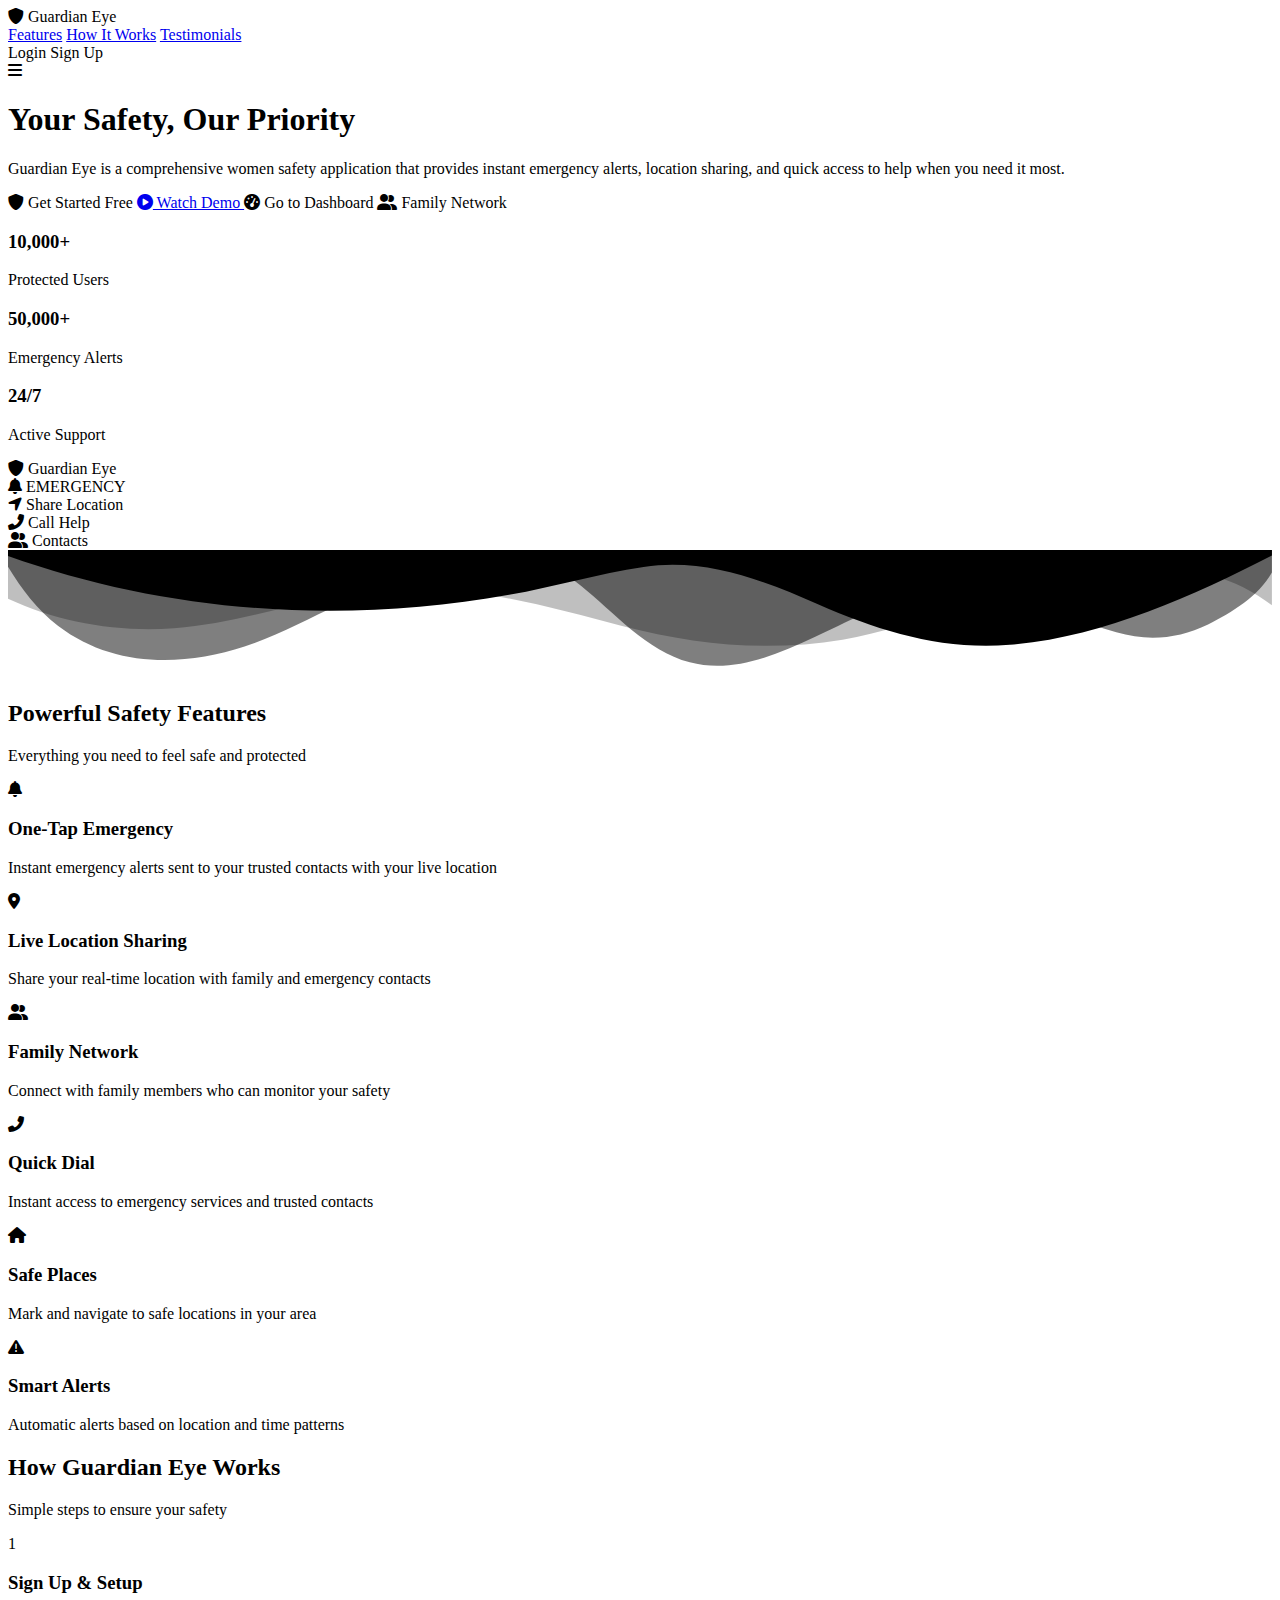
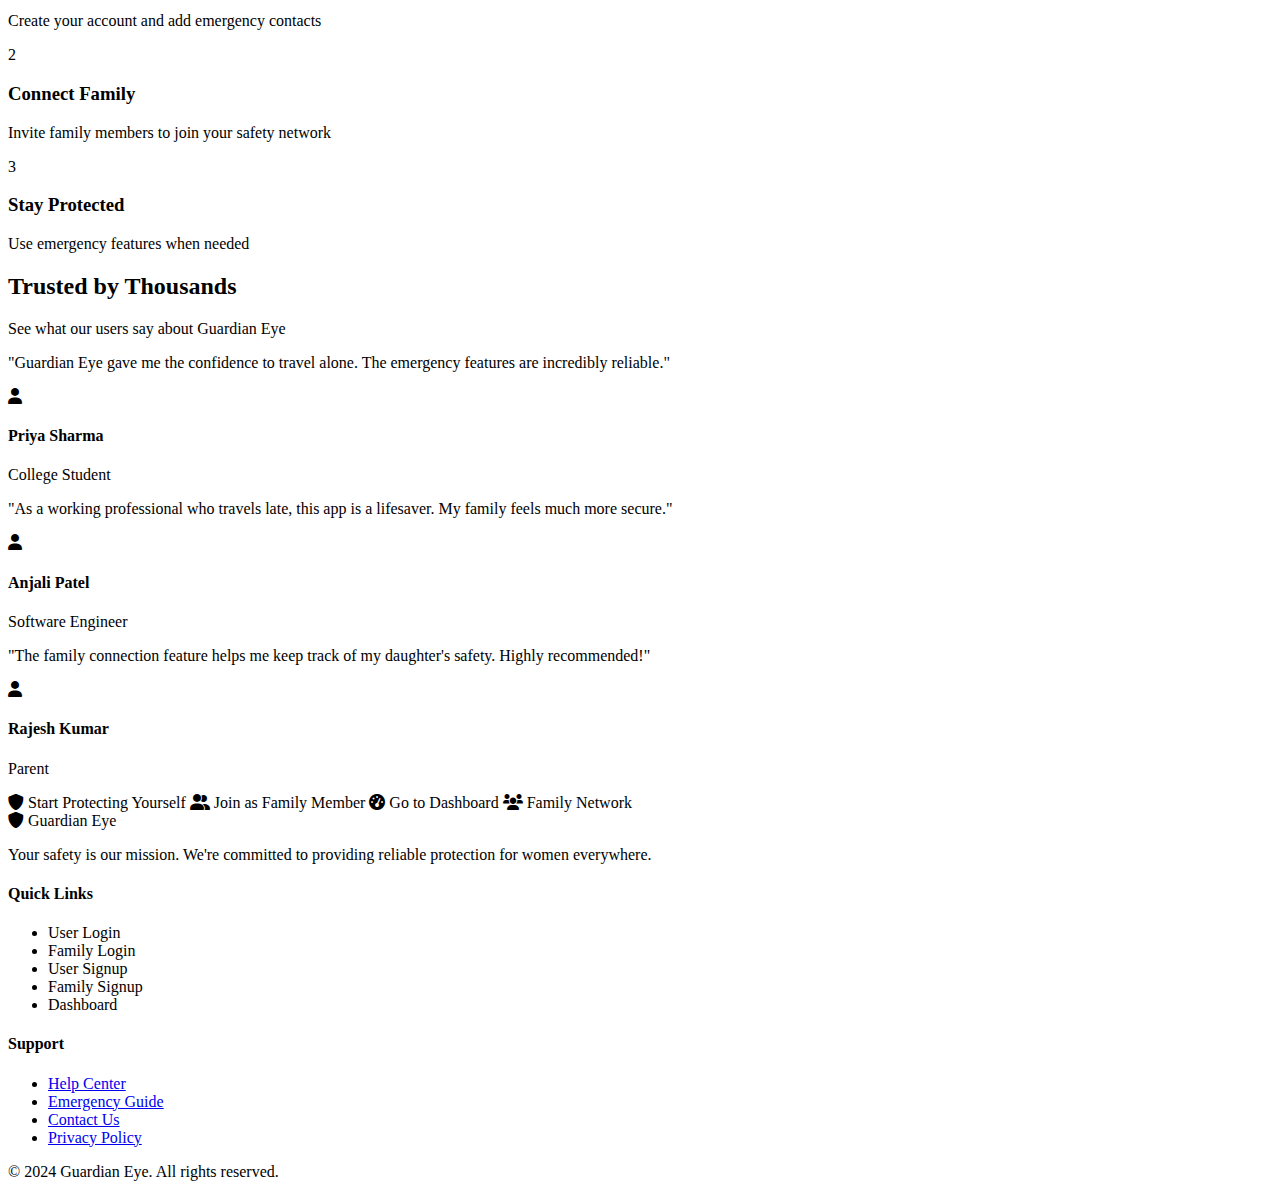
<file: src/main/resources/templates/index.html>
<!DOCTYPE html>
<html lang="en" xmlns:th="http://www.thymeleaf.org">
<head>
    <meta charset="UTF-8">
    <meta name="viewport" content="width=device-width, initial-scale=1.0">
    <title>Guardian Eye - Women Safety Application</title>
    <link rel="stylesheet" th:href="@{/css/style.css}">
    <link href="https://cdnjs.cloudflare.com/ajax/libs/font-awesome/6.0.0/css/all.min.css" rel="stylesheet">
</head>
<body class="landing-page">
    <!-- Navigation -->
    <header class="header">
        <nav class="navbar transparent">
            <div class="container">
                <div class="nav-container">
                    <div class="nav-logo">
                        <i class="fas fa-shield-alt"></i>
                        <span>Guardian Eye</span>
                    </div>
                    <div class="nav-menu" id="navMenu">
                        <a href="#features" class="nav-link">Features</a>
                        <a href="#how-it-works" class="nav-link">How It Works</a>
                        <a href="#testimonials" class="nav-link">Testimonials</a>
                        <div class="auth-buttons">
                            <a th:href="@{/login}" class="btn-login">Login</a>
                            <a th:href="@{/signup}" class="btn-signup">Sign Up</a>
                        </div>
                    </div>
                    <div class="mobile-menu-btn" id="mobileMenuBtn">
                        <i class="fas fa-bars"></i>
                    </div>
                </div>
            </div>
        </nav>
    </header>

    <!-- Hero Section -->
    <section class="hero">
        <div class="container">
            <div class="hero-content">
                <div class="hero-text">
                    <h1>Your Safety, Our <span class="highlight">Priority</span></h1>
                    <p class="hero-description">
                        Guardian Eye is a comprehensive women safety application that provides instant emergency alerts, 
                        location sharing, and quick access to help when you need it most.
                    </p>
                   <!-- In Hero Section - Replace the existing hero-buttons div with this: -->
<div class="hero-buttons">
    <a th:href="@{/signup}" class="btn-primary btn-large">
        <i class="fas fa-shield-alt"></i>
        Get Started Free
    </a>
    <a href="#features" class="btn-secondary btn-large">
        <i class="fas fa-play-circle"></i>
        Watch Demo
    </a>
    <a th:href="@{/dashboard}" class="btn-dashboard btn-large">
        <i class="fas fa-tachometer-alt"></i>
        Go to Dashboard
    </a>
    <!-- Add this new Family Network button -->
    <a th:href="@{/userfamily}" class="btn-family btn-large">
        <i class="fas fa-user-friends"></i>
        Family Network
    </a>
</div>
                    <div class="hero-stats">
                        <div class="stat">
                            <h3>10,000+</h3>
                            <p>Protected Users</p>
                        </div>
                        <div class="stat">
                            <h3>50,000+</h3>
                            <p>Emergency Alerts</p>
                        </div>
                        <div class="stat">
                            <h3>24/7</h3>
                            <p>Active Support</p>
                        </div>
                    </div>
                </div>
                <div class="hero-image">
                    <div class="phone-mockup">
                        <div class="phone-screen">
                            <div class="app-interface">
                                <div class="app-header">
                                    <i class="fas fa-shield-alt"></i>
                                    <span>Guardian Eye</span>
                                </div>
                                <div class="emergency-button">
                                    <i class="fas fa-bell"></i>
                                    <span>EMERGENCY</span>
                                </div>
                                <div class="quick-actions">
                                    <div class="action">
                                        <i class="fas fa-location-arrow"></i>
                                        <span>Share Location</span>
                                    </div>
                                    <div class="action">
                                        <i class="fas fa-phone-alt"></i>
                                        <span>Call Help</span>
                                    </div>
                                    <div class="action">
                                        <i class="fas fa-user-friends"></i>
                                        <span>Contacts</span>
                                    </div>
                                </div>
                            </div>
                        </div>
                    </div>
                </div>
            </div>
        </div>
        <div class="wave-divider">
            <svg viewBox="0 0 1200 120" preserveAspectRatio="none">
                <path d="M0,0V46.29c47.79,22.2,103.59,32.17,158,28,70.36-5.37,136.33-33.31,206.8-37.5C438.64,32.43,512.34,53.67,583,72.05c69.27,18,138.3,24.88,209.4,13.08,36.15-6,69.85-17.84,104.45-29.34C989.49,25,1113-14.29,1200,52.47V0Z" opacity=".25" class="shape-fill"></path>
                <path d="M0,0V15.81C13,36.92,27.64,56.86,47.69,72.05,99.41,111.27,165,111,224.58,91.58c31.15-10.15,60.09-26.07,89.67-39.8,40.92-19,84.73-46,130.83-49.67,36.26-2.85,70.9,9.42,98.6,31.56,31.77,25.39,62.32,62,103.63,73,40.44,10.79,81.35-6.69,119.13-24.28s75.16-39,116.92-43.05c59.73-5.85,113.28,22.88,168.9,38.84,30.2,8.66,59,6.17,87.09-7.5,22.43-10.89,48-26.93,60.65-49.24V0Z" opacity=".5" class="shape-fill"></path>
                <path d="M0,0V5.63C149.93,59,314.09,71.32,475.83,42.57c43-7.64,84.23-20.12,127.61-26.46,59-8.63,112.48,12.24,165.56,35.4C827.93,77.22,886,95.24,951.2,90c86.53-7,172.46-45.71,248.8-84.81V0Z" class="shape-fill"></path>
            </svg>
        </div>
    </section>

    <!-- Features Section -->
    <section id="features" class="features">
        <div class="container">
            <div class="section-header">
                <h2>Powerful Safety Features</h2>
                <p>Everything you need to feel safe and protected</p>
            </div>
            <div class="features-grid">
                <div class="feature-card">
                    <div class="feature-icon emergency">
                        <i class="fas fa-bell"></i>
                    </div>
                    <h3>One-Tap Emergency</h3>
                    <p>Instant emergency alerts sent to your trusted contacts with your live location</p>
                </div>
                <div class="feature-card">
                    <div class="feature-icon location">
                        <i class="fas fa-map-marker-alt"></i>
                    </div>
                    <h3>Live Location Sharing</h3>
                    <p>Share your real-time location with family and emergency contacts</p>
                </div>
                <div class="feature-card">
                    <div class="feature-icon family">
                        <i class="fas fa-user-friends"></i>
                    </div>
                    <h3>Family Network</h3>
                    <p>Connect with family members who can monitor your safety</p>
                </div>
                <div class="feature-card">
                    <div class="feature-icon quick">
                        <i class="fas fa-phone-alt"></i>
                    </div>
                    <h3>Quick Dial</h3>
                    <p>Instant access to emergency services and trusted contacts</p>
                </div>
                <div class="feature-card">
                    <div class="feature-icon safe">
                        <i class="fas fa-home"></i>
                    </div>
                    <h3>Safe Places</h3>
                    <p>Mark and navigate to safe locations in your area</p>
                </div>
                <div class="feature-card">
                    <div class="feature-icon alert">
                        <i class="fas fa-exclamation-triangle"></i>
                    </div>
                    <h3>Smart Alerts</h3>
                    <p>Automatic alerts based on location and time patterns</p>
                </div>
            </div>
        </div>
    </section>

    <!-- How It Works Section -->
    <section id="how-it-works" class="how-it-works">
        <div class="container">
            <div class="section-header">
                <h2>How Guardian Eye Works</h2>
                <p>Simple steps to ensure your safety</p>
            </div>
            <div class="steps">
                <div class="step">
                    <div class="step-number">1</div>
                    <div class="step-content">
                        <h3>Sign Up & Setup</h3>
                        <p>Create your account and add emergency contacts</p>
                    </div>
                </div>
                <div class="step">
                    <div class="step-number">2</div>
                    <div class="step-content">
                        <h3>Connect Family</h3>
                        <p>Invite family members to join your safety network</p>
                    </div>
                </div>
                <div class="step">
                    <div class="step-number">3</div>
                    <div class="step-content">
                        <h3>Stay Protected</h3>
                        <p>Use emergency features when needed</p>
                    </div>
                </div>
            </div>
        </div>
    </section>

    <!-- Testimonials Section -->
    <section id="testimonials" class="testimonials">
        <div class="container">
            <div class="section-header">
                <h2>Trusted by Thousands</h2>
                <p>See what our users say about Guardian Eye</p>
            </div>
            <div class="testimonials-grid">
                <div class="testimonial-card">
                    <div class="testimonial-content">
                        <p>"Guardian Eye gave me the confidence to travel alone. The emergency features are incredibly reliable."</p>
                    </div>
                    <div class="testimonial-author">
                        <div class="author-avatar">
                            <i class="fas fa-user"></i>
                        </div>
                        <div class="author-info">
                            <h4>Priya Sharma</h4>
                            <p>College Student</p>
                        </div>
                    </div>
                </div>
                <div class="testimonial-card">
                    <div class="testimonial-content">
                        <p>"As a working professional who travels late, this app is a lifesaver. My family feels much more secure."</p>
                    </div>
                    <div class="testimonial-author">
                        <div class="author-avatar">
                            <i class="fas fa-user"></i>
                        </div>
                        <div class="author-info">
                            <h4>Anjali Patel</h4>
                            <p>Software Engineer</p>
                        </div>
                    </div>
                </div>
                <div class="testimonial-card">
                    <div class="testimonial-content">
                        <p>"The family connection feature helps me keep track of my daughter's safety. Highly recommended!"</p>
                    </div>
                    <div class="testimonial-author">
                        <div class="author-avatar">
                            <i class="fas fa-user"></i>
                        </div>
                        <div class="author-info">
                            <h4>Rajesh Kumar</h4>
                            <p>Parent</p>
                        </div>
                    </div>
                </div>
            </div>
        </div>
    </section>

    <!-- CTA Section -->
    <section class="cta">
        <div class="container">
           <!-- In CTA Section - Replace the existing cta-buttons div with this: -->
<div class="cta-buttons">
    <a th:href="@{/signup}" class="btn-primary btn-large">
        <i class="fas fa-shield-alt"></i>
        Start Protecting Yourself
    </a>
    <a th:href="@{/family-signup}" class="btn-secondary btn-large">
        <i class="fas fa-user-friends"></i>
        Join as Family Member
    </a>
    <a th:href="@{/dashboard}" class="btn-dashboard btn-large">
        <i class="fas fa-tachometer-alt"></i>
        Go to Dashboard
    </a>
    <!-- Add this new Family Network button -->
    <a th:href="@{/userfamily}" class="btn-family btn-large">
        <i class="fas fa-users"></i>
        Family Network
    </a>
</div>
            </div>
        </div>
    </section>

    <!-- Footer -->
    <footer class="footer">
        <div class="container">
            <div class="footer-content">
                <div class="footer-section">
                    <div class="footer-logo">
                        <i class="fas fa-shield-alt"></i>
                        <span>Guardian Eye</span>
                    </div>
                    <p>Your safety is our mission. We're committed to providing reliable protection for women everywhere.</p>
                </div>
                <div class="footer-section">
                    <h4>Quick Links</h4>
                    <ul>
                        <li><a th:href="@{/login}">User Login</a></li>
                        <li><a th:href="@{/family-login}">Family Login</a></li>
                        <li><a th:href="@{/signup}">User Signup</a></li>
                        <li><a th:href="@{/family-signup}">Family Signup</a></li>
                        <li><a th:href="@{/dashboard}">Dashboard</a></li>
                    </ul>
                </div>
                <div class="footer-section">
                    <h4>Support</h4>
                    <ul>
                        <li><a href="#">Help Center</a></li>
                        <li><a href="#">Emergency Guide</a></li>
                        <li><a href="#">Contact Us</a></li>
                        <li><a href="#">Privacy Policy</a></li>
                    </ul>
                </div>
            </div>
            <div class="footer-bottom">
                <p>&copy; 2024 Guardian Eye. All rights reserved.</p>
            </div>
        </div>
    </footer>

    <script th:src="@{/js/script.js}"></script>
</body>
</html>
</file>
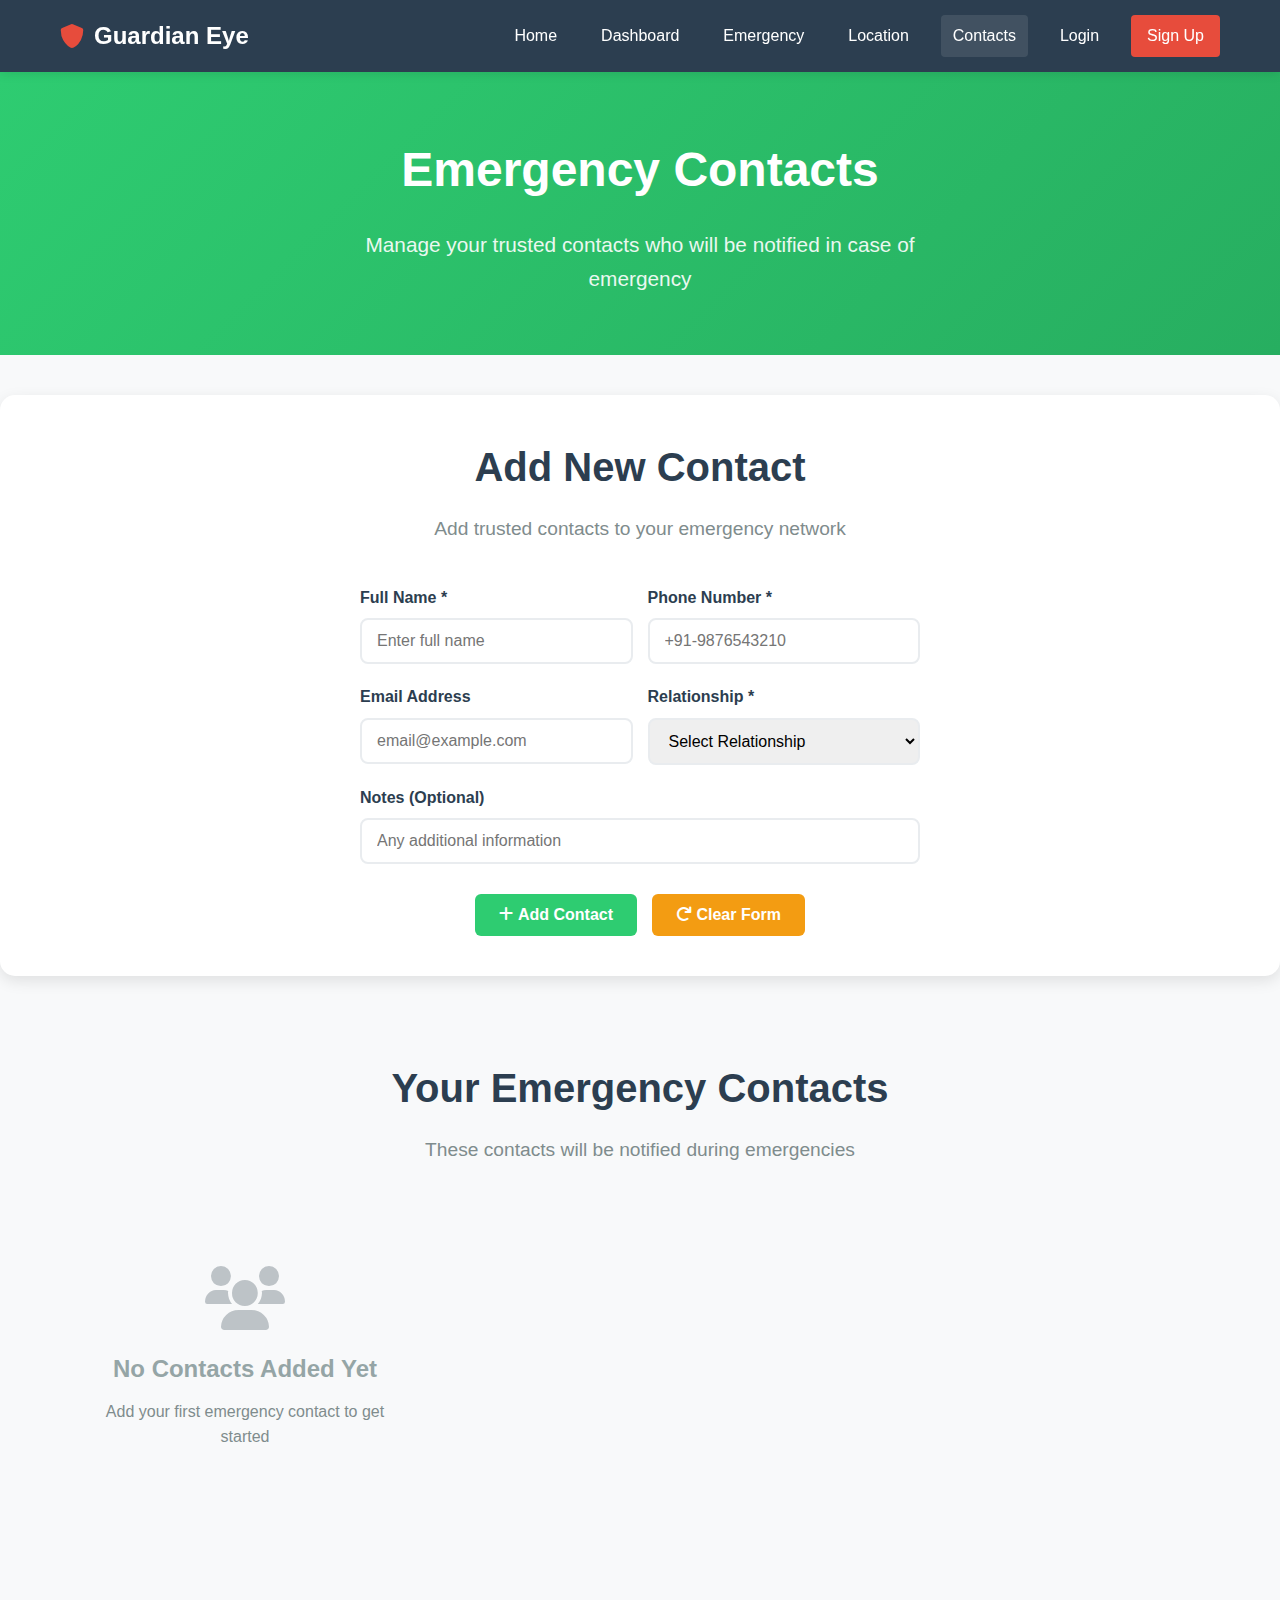
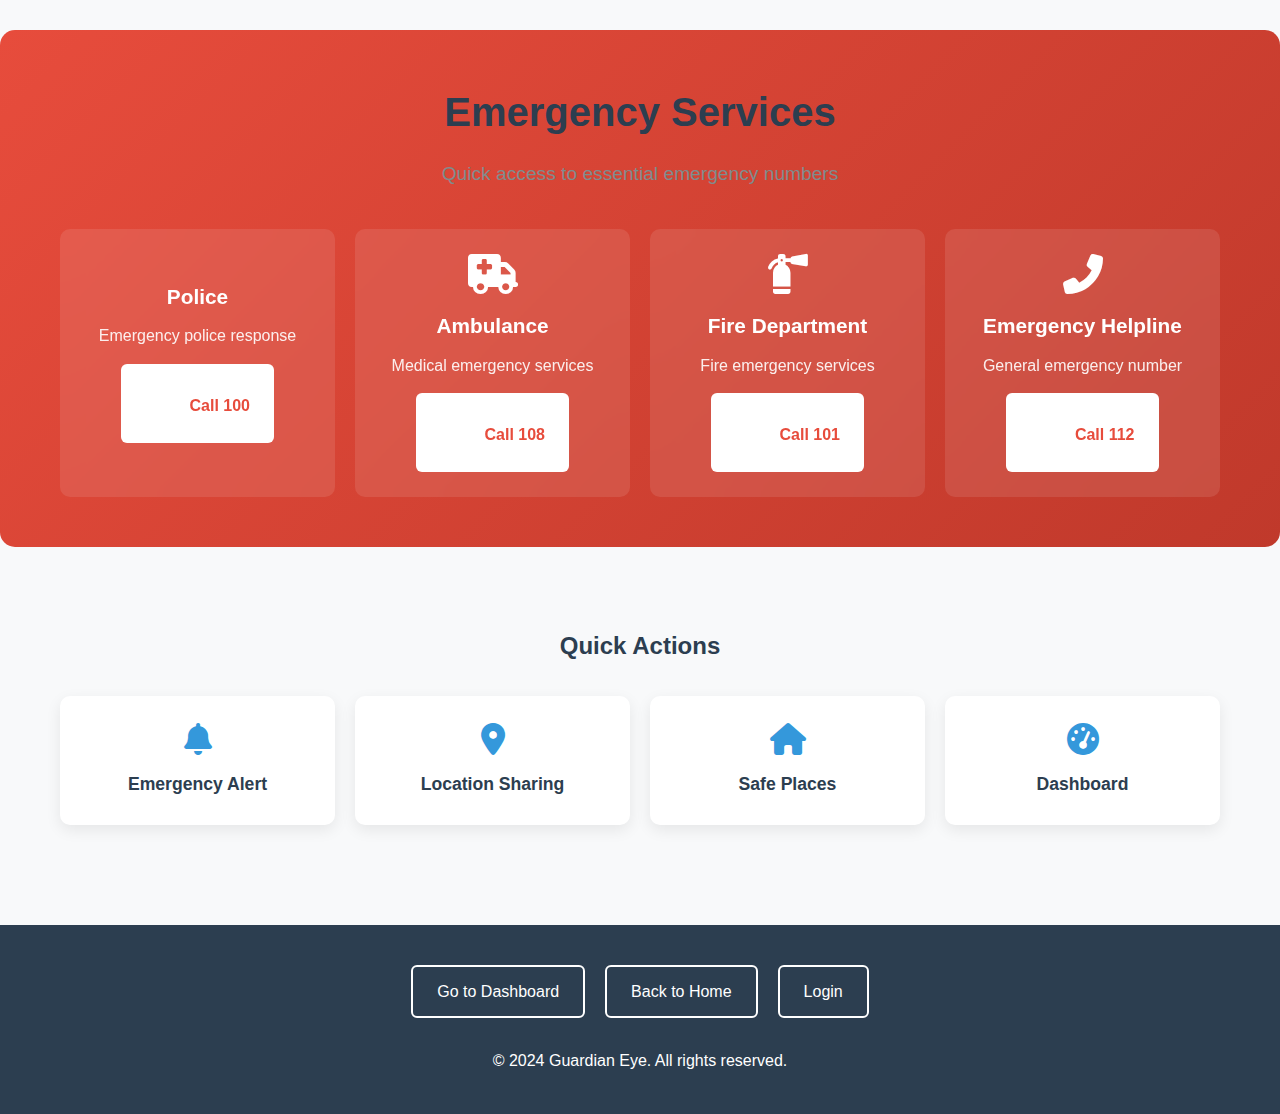
<file: src/main/resources/templates/contacts.html>
<!DOCTYPE html>
<html lang="en" xmlns:th="http://www.thymeleaf.org">
<head>
    <meta charset="UTF-8">
    <meta name="viewport" content="width=device-width, initial-scale=1.0">
    <title>Emergency Contacts - Guardian Eye</title>
    <link rel="stylesheet" th:href="@{/css/style.css}">
    <link href="https://cdnjs.cloudflare.com/ajax/libs/font-awesome/6.0.0/css/all.min.css" rel="stylesheet">
    <style>
        * {
            margin: 0;
            padding: 0;
            box-sizing: border-box;
        }

        body {
            font-family: 'Segoe UI', Tahoma, Geneva, Verdana, sans-serif;
            line-height: 1.6;
            color: #333;
            background-color: #f8f9fa;
        }

        .container {
            max-width: 1200px;
            margin: 0 auto;
            padding: 0 20px;
        }

        /* Navigation */
        .navbar {
            background-color: #2c3e50;
            color: white;
            padding: 15px 0;
            box-shadow: 0 2px 10px rgba(0, 0, 0, 0.1);
            position: sticky;
            top: 0;
            z-index: 100;
        }

        .nav-container {
            display: flex;
            justify-content: space-between;
            align-items: center;
        }

        .nav-logo {
            display: flex;
            align-items: center;
            font-size: 1.5rem;
            font-weight: bold;
        }

        .nav-logo i {
            margin-right: 10px;
            color: #e74c3c;
        }

        .nav-menu {
            display: flex;
            align-items: center;
            gap: 20px;
        }

        .nav-link {
            color: white;
            text-decoration: none;
            padding: 8px 12px;
            border-radius: 4px;
            transition: background-color 0.3s;
            white-space: nowrap;
        }

        .nav-link:hover, .nav-link.active {
            background-color: rgba(255, 255, 255, 0.1);
        }

        .btn-signup {
            background-color: #e74c3c;
            color: white;
            padding: 8px 16px;
            border-radius: 4px;
            text-decoration: none;
            transition: background-color 0.3s;
            white-space: nowrap;
        }

        .btn-signup:hover {
            background-color: #c0392b;
        }

        .menu-toggle {
            display: none;
            background: none;
            border: none;
            color: white;
            font-size: 1.5rem;
            cursor: pointer;
            padding: 5px;
        }

        /* Contacts Header */
        .contacts-header {
            background: linear-gradient(135deg, #2ecc71 0%, #27ae60 100%);
            color: white;
            padding: 60px 0;
            text-align: center;
        }

        .contacts-header h1 {
            font-size: 3rem;
            margin-bottom: 20px;
        }

        .contacts-header p {
            font-size: 1.3rem;
            opacity: 0.9;
            max-width: 600px;
            margin: 0 auto;
        }

        /* Add Contact Form */
        .add-contact-section {
            background: white;
            padding: 40px 0;
            margin: 40px 0;
            border-radius: 15px;
            box-shadow: 0 5px 15px rgba(0, 0, 0, 0.1);
        }

        .section-title {
            text-align: center;
            margin-bottom: 40px;
        }

        .section-title h2 {
            font-size: 2.5rem;
            color: #2c3e50;
            margin-bottom: 15px;
        }

        .section-title p {
            font-size: 1.2rem;
            color: #7f8c8d;
            max-width: 600px;
            margin: 0 auto;
        }

        .contact-form {
            max-width: 600px;
            margin: 0 auto;
            padding: 0 20px;
        }

        .form-group {
            margin-bottom: 20px;
        }

        .form-group label {
            display: block;
            margin-bottom: 8px;
            font-weight: bold;
            color: #2c3e50;
        }

        .form-group input,
        .form-group select {
            width: 100%;
            padding: 12px 15px;
            border: 2px solid #e9ecef;
            border-radius: 8px;
            font-size: 1rem;
            transition: border-color 0.3s;
        }

        .form-group input:focus,
        .form-group select:focus {
            outline: none;
            border-color: #3498db;
        }

        .form-row {
            display: grid;
            grid-template-columns: 1fr 1fr;
            gap: 15px;
        }

        .btn {
            padding: 12px 24px;
            border-radius: 6px;
            text-decoration: none;
            font-weight: bold;
            transition: all 0.3s;
            display: inline-block;
            text-align: center;
            border: none;
            cursor: pointer;
            font-size: 1rem;
            min-width: 140px;
        }

        .btn-primary {
            background-color: #3498db;
            color: white;
        }

        .btn-primary:hover {
            background-color: #2980b9;
            transform: translateY(-2px);
        }

        .btn-success {
            background-color: #2ecc71;
            color: white;
        }

        .btn-success:hover {
            background-color: #27ae60;
            transform: translateY(-2px);
        }

        .btn-warning {
            background-color: #f39c12;
            color: white;
        }

        .btn-warning:hover {
            background-color: #e67e22;
            transform: translateY(-2px);
        }

        .btn-danger {
            background-color: #e74c3c;
            color: white;
        }

        .btn-danger:hover {
            background-color: #c0392b;
            transform: translateY(-2px);
        }

        .form-actions {
            display: flex;
            gap: 15px;
            justify-content: center;
            margin-top: 30px;
        }

        /* Contacts List */
        .contacts-list-section {
            padding: 40px 0;
        }

        .contacts-grid {
            display: grid;
            grid-template-columns: repeat(auto-fill, minmax(300px, 1fr));
            gap: 25px;
            margin-bottom: 40px;
        }

        .contact-card {
            background: white;
            padding: 25px;
            border-radius: 12px;
            box-shadow: 0 5px 15px rgba(0, 0, 0, 0.08);
            transition: transform 0.3s, box-shadow 0.3s;
            border-left: 4px solid #3498db;
            position: relative;
        }

        .contact-card:hover {
            transform: translateY(-5px);
            box-shadow: 0 10px 25px rgba(0, 0, 0, 0.15);
        }

        .contact-card.family {
            border-left-color: #2ecc71;
        }

        .contact-card.emergency {
            border-left-color: #e74c3c;
        }

        .contact-card.friend {
            border-left-color: #f39c12;
        }

        .contact-header {
            display: flex;
            align-items: center;
            margin-bottom: 15px;
        }

        .contact-avatar {
            width: 50px;
            height: 50px;
            border-radius: 50%;
            background: linear-gradient(135deg, #667eea 0%, #764ba2 100%);
            display: flex;
            align-items: center;
            justify-content: center;
            color: white;
            font-weight: bold;
            font-size: 1.2rem;
            margin-right: 15px;
        }

        .contact-info h3 {
            color: #2c3e50;
            margin-bottom: 5px;
            font-size: 1.3rem;
        }

        .contact-relation {
            color: #7f8c8d;
            font-size: 0.9rem;
            text-transform: capitalize;
        }

        .contact-details {
            margin-bottom: 20px;
        }

        .contact-detail {
            display: flex;
            align-items: center;
            margin-bottom: 8px;
            color: #555;
        }

        .contact-detail i {
            width: 20px;
            margin-right: 10px;
            color: #3498db;
        }

        .contact-actions {
            display: flex;
            gap: 10px;
            flex-wrap: wrap;
        }

        .contact-actions .btn {
            flex: 1;
            min-width: 80px;
            padding: 8px 12px;
            font-size: 0.9rem;
        }

        /* Emergency Services */
        .emergency-services {
            background: linear-gradient(135deg, #e74c3c 0%, #c0392b 100%);
            color: white;
            padding: 50px 0;
            border-radius: 15px;
            margin: 40px 0;
        }

        .services-grid {
            display: grid;
            grid-template-columns: repeat(auto-fit, minmax(250px, 1fr));
            gap: 20px;
        }

        .service-card {
            background: rgba(255, 255, 255, 0.1);
            padding: 25px;
            border-radius: 10px;
            text-align: center;
            backdrop-filter: blur(10px);
            transition: transform 0.3s;
        }

        .service-card:hover {
            transform: translateY(-3px);
            background: rgba(255, 255, 255, 0.15);
        }

        .service-card i {
            font-size: 2.5rem;
            margin-bottom: 15px;
            color: white;
        }

        .service-card h3 {
            margin-bottom: 10px;
            font-size: 1.3rem;
        }

        .service-card p {
            margin-bottom: 15px;
            opacity: 0.9;
        }

        /* Quick Actions */
        .quick-actions {
            padding: 40px 0;
        }

        .action-buttons {
            display: grid;
            grid-template-columns: repeat(auto-fit, minmax(200px, 1fr));
            gap: 20px;
        }

        .action-btn {
            background: white;
            padding: 25px 20px;
            border-radius: 10px;
            text-align: center;
            text-decoration: none;
            color: #333;
            transition: all 0.3s;
            box-shadow: 0 5px 15px rgba(0, 0, 0, 0.08);
            border: 2px solid transparent;
        }

        .action-btn:hover {
            transform: translateY(-3px);
            box-shadow: 0 8px 25px rgba(0, 0, 0, 0.15);
            border-color: #3498db;
        }

        .action-btn i {
            font-size: 2rem;
            color: #3498db;
            margin-bottom: 15px;
        }

        .action-btn h4 {
            font-size: 1.1rem;
            color: #2c3e50;
        }

        /* Footer */
        .footer {
            background-color: #2c3e50;
            color: white;
            padding: 40px 0;
            text-align: center;
            margin-top: 60px;
        }

        .quick-access {
            display: flex;
            justify-content: center;
            gap: 20px;
            flex-wrap: wrap;
            margin-bottom: 30px;
        }

        .btn-outline {
            background-color: transparent;
            color: white;
            border: 2px solid white;
            padding: 12px 24px;
            border-radius: 6px;
            text-decoration: none;
            transition: background-color 0.3s;
        }

        .btn-outline:hover {
            background-color: white;
            color: #2c3e50;
        }

        /* Empty State */
        .empty-state {
            text-align: center;
            padding: 60px 20px;
            color: #7f8c8d;
        }

        .empty-state i {
            font-size: 4rem;
            margin-bottom: 20px;
            color: #bdc3c7;
        }

        .empty-state h3 {
            font-size: 1.5rem;
            margin-bottom: 10px;
            color: #95a5a6;
        }

        /* Responsive */
        @media (max-width: 768px) {
            .nav-container {
                flex-wrap: wrap;
            }
            
            .menu-toggle {
                display: block;
            }
            
            .nav-menu {
                display: none;
                flex-direction: column;
                width: 100%;
                margin-top: 15px;
                gap: 10px;
            }
            
            .nav-menu.active {
                display: flex;
            }
            
            .nav-link, .btn-signup {
                width: 100%;
                text-align: center;
                margin: 2px 0;
            }

            .contacts-header h1 {
                font-size: 2.2rem;
            }
            
            .contacts-header p {
                font-size: 1.1rem;
            }
            
            .form-row {
                grid-template-columns: 1fr;
            }
            
            .contacts-grid {
                grid-template-columns: 1fr;
            }
            
            .contact-actions {
                flex-direction: column;
            }
            
            .contact-actions .btn {
                width: 100%;
            }
        }

        @media (max-width: 576px) {
            .contacts-header {
                padding: 40px 0;
            }
            
            .add-contact-section, .contacts-list-section, .quick-actions {
                padding: 30px 0;
            }
            
            .section-title h2 {
                font-size: 2rem;
            }
            
            .form-actions {
                flex-direction: column;
            }
            
            .form-actions .btn {
                width: 100%;
            }
            
            .action-buttons {
                grid-template-columns: 1fr;
            }
            
            .quick-access {
                flex-direction: column;
                align-items: center;
            }
            
            .btn-outline {
                width: 100%;
                max-width: 300px;
                text-align: center;
            }
        }
    </style>
</head>
<body>
    <!-- Navigation -->
    <nav class="navbar">
        <div class="container">
            <div class="nav-container">
                <div class="nav-logo">
                    <i class="fas fa-shield-alt"></i>
                    <span>Guardian Eye</span>
                </div>
                <button class="menu-toggle" id="menuToggle">
                    <i class="fas fa-bars"></i>
                </button>
                <div class="nav-menu" id="navMenu">
                    <a th:href="@{/}" class="nav-link">Home</a>
                    <a th:href="@{/dashboard}" class="nav-link">Dashboard</a>
                    <a th:href="@{/emergency}" class="nav-link">Emergency</a>
                    <a th:href="@{/location}" class="nav-link">Location</a>
                    <a th:href="@{/contacts}" class="nav-link active">Contacts</a>
                    <a th:href="@{/login}" class="nav-link">Login</a>
                    <a th:href="@{/signup}" class="btn-signup">Sign Up</a>
                </div>
            </div>
        </div>
    </nav>

    <!-- Contacts Header -->
    <section class="contacts-header">
        <div class="container">
            <h1>Emergency Contacts</h1>
            <p>Manage your trusted contacts who will be notified in case of emergency</p>
        </div>
    </section>

    <!-- Add Contact Form -->
    <section class="add-contact-section">
        <div class="container">
            <div class="section-title">
                <h2>Add New Contact</h2>
                <p>Add trusted contacts to your emergency network</p>
            </div>
            <form class="contact-form" id="addContactForm" onsubmit="addContact(event)">
                <div class="form-row">
                    <div class="form-group">
                        <label for="contactName">Full Name *</label>
                        <input type="text" id="contactName" name="contactName" required placeholder="Enter full name">
                    </div>
                    <div class="form-group">
                        <label for="contactPhone">Phone Number *</label>
                        <input type="tel" id="contactPhone" name="contactPhone" required placeholder="+91-9876543210">
                    </div>
                </div>
                <div class="form-row">
                    <div class="form-group">
                        <label for="contactEmail">Email Address</label>
                        <input type="email" id="contactEmail" name="contactEmail" placeholder="email@example.com">
                    </div>
                    <div class="form-group">
                        <label for="contactRelation">Relationship *</label>
                        <select id="contactRelation" name="contactRelation" required>
                            <option value="">Select Relationship</option>
                            <option value="family">Family Member</option>
                            <option value="friend">Friend</option>
                            <option value="colleague">Colleague</option>
                            <option value="neighbor">Neighbor</option>
                            <option value="emergency">Emergency Service</option>
                        </select>
                    </div>
                </div>
                <div class="form-group">
                    <label for="contactNotes">Notes (Optional)</label>
                    <input type="text" id="contactNotes" name="contactNotes" placeholder="Any additional information">
                </div>
                <div class="form-actions">
                    <button type="submit" class="btn btn-success">
                        <i class="fas fa-plus"></i> Add Contact
                    </button>
                    <button type="reset" class="btn btn-warning">
                        <i class="fas fa-redo"></i> Clear Form
                    </button>
                </div>
            </form>
        </div>
    </section>

    <!-- Contacts List -->
    <section class="contacts-list-section">
        <div class="container">
            <div class="section-title">
                <h2>Your Emergency Contacts</h2>
                <p>These contacts will be notified during emergencies</p>
            </div>
            
            <div class="contacts-grid" id="contactsGrid">
                <!-- Contacts will be loaded here dynamically -->
            </div>
        </div>
    </section>

    <!-- Emergency Services -->
    <section class="emergency-services">
        <div class="container">
            <div class="section-title" style="color: white;">
                <h2>Emergency Services</h2>
                <p>Quick access to essential emergency numbers</p>
            </div>
            <div class="services-grid">
                <div class="service-card">
                    <i class="fas fa-police-box"></i>
                    <h3>Police</h3>
                    <p>Emergency police response</p>
                    <a href="tel:100" class="btn btn-primary" style="background: white; color: #e74c3c;">
                        <i class="fas fa-phone"></i> Call 100
                    </a>
                </div>
                <div class="service-card">
                    <i class="fas fa-ambulance"></i>
                    <h3>Ambulance</h3>
                    <p>Medical emergency services</p>
                    <a href="tel:108" class="btn btn-primary" style="background: white; color: #e74c3c;">
                        <i class="fas fa-phone"></i> Call 108
                    </a>
                </div>
                <div class="service-card">
                    <i class="fas fa-fire-extinguisher"></i>
                    <h3>Fire Department</h3>
                    <p>Fire emergency services</p>
                    <a href="tel:101" class="btn btn-primary" style="background: white; color: #e74c3c;">
                        <i class="fas fa-phone"></i> Call 101
                    </a>
                </div>
                <div class="service-card">
                    <i class="fas fa-phone-alt"></i>
                    <h3>Emergency Helpline</h3>
                    <p>General emergency number</p>
                    <a href="tel:112" class="btn btn-primary" style="background: white; color: #e74c3c;">
                        <i class="fas fa-phone"></i> Call 112
                    </a>
                </div>
            </div>
        </div>
    </section>

    <!-- Quick Actions -->
    <section class="quick-actions">
        <div class="container">
            <h2 style="text-align: center; margin-bottom: 30px; color: #2c3e50;">Quick Actions</h2>
            <div class="action-buttons">
                <a th:href="@{/emergency}" class="action-btn">
                    <i class="fas fa-bell"></i>
                    <h4>Emergency Alert</h4>
                </a>
                <a th:href="@{/location}" class="action-btn">
                    <i class="fas fa-map-marker-alt"></i>
                    <h4>Location Sharing</h4>
                </a>
                <a th:href="@{/safe-places}" class="action-btn">
                    <i class="fas fa-home"></i>
                    <h4>Safe Places</h4>
                </a>
                <a th:href="@{/dashboard}" class="action-btn">
                    <i class="fas fa-tachometer-alt"></i>
                    <h4>Dashboard</h4>
                </a>
            </div>
        </div>
    </section>

    <!-- Footer -->
    <footer class="footer">
        <div class="container">
            <div class="quick-access">
                <a th:href="@{/dashboard}" class="btn-outline">Go to Dashboard</a>
                <a th:href="@{/}" class="btn-outline">Back to Home</a>
                <a th:href="@{/login}" class="btn-outline">Login</a>
            </div>
            <p>&copy; 2024 Guardian Eye. All rights reserved.</p>
        </div>
    </footer>

    <script>
        // Mobile menu toggle functionality
        document.getElementById('menuToggle').addEventListener('click', function() {
            const navMenu = document.getElementById('navMenu');
            navMenu.classList.toggle('active');
            
            const icon = this.querySelector('i');
            if (navMenu.classList.contains('active')) {
                icon.classList.remove('fa-bars');
                icon.classList.add('fa-times');
            } else {
                icon.classList.remove('fa-times');
                icon.classList.add('fa-bars');
            }
        });

        // Close mobile menu when clicking on a link
        document.querySelectorAll('.nav-link').forEach(link => {
            link.addEventListener('click', () => {
                const navMenu = document.getElementById('navMenu');
                const menuToggle = document.getElementById('menuToggle');
                const icon = menuToggle.querySelector('i');
                
                navMenu.classList.remove('active');
                icon.classList.remove('fa-times');
                icon.classList.add('fa-bars');
            });
        });

        // Contact management
        let contacts = JSON.parse(localStorage.getItem('guardianEyeContacts')) || [];

        // Sample emergency services contacts
        const emergencyServices = [
            {
                id: 'es-1',
                name: 'Police Emergency',
                phone: '100',
                email: '',
                relation: 'emergency',
                notes: 'Police emergency services'
            },
            {
                id: 'es-2',
                name: 'Ambulance',
                phone: '108',
                email: '',
                relation: 'emergency',
                notes: 'Medical emergency services'
            },
            {
                id: 'es-3',
                name: 'Fire Department',
                phone: '101',
                email: '',
                relation: 'emergency',
                notes: 'Fire emergency services'
            },
            {
                id: 'es-4',
                name: 'Emergency Helpline',
                phone: '112',
                email: '',
                relation: 'emergency',
                notes: 'General emergency number'
            }
        ];

        function addContact(event) {
            event.preventDefault();
            
            const form = event.target;
            const formData = new FormData(form);
            
            const contact = {
                id: Date.now().toString(),
                name: formData.get('contactName'),
                phone: formData.get('contactPhone'),
                email: formData.get('contactEmail'),
                relation: formData.get('contactRelation'),
                notes: formData.get('contactNotes')
            };
            
            contacts.push(contact);
            saveContacts();
            renderContacts();
            form.reset();
            
            alert('Contact added successfully!');
        }

        function editContact(id) {
            const contact = contacts.find(c => c.id === id);
            if (!contact) return;
            
            // In a real app, you would show an edit form/modal
            const newName = prompt('Enter new name:', contact.name);
            if (newName && newName.trim() !== '') {
                contact.name = newName.trim();
                saveContacts();
                renderContacts();
                alert('Contact updated successfully!');
            }
        }

        function deleteContact(id) {
            if (confirm('Are you sure you want to delete this contact?')) {
                contacts = contacts.filter(contact => contact.id !== id);
                saveContacts();
                renderContacts();
                alert('Contact deleted successfully!');
            }
        }

        function saveContacts() {
            localStorage.setItem('guardianEyeContacts', JSON.stringify(contacts));
        }

        function renderContacts() {
            const contactsGrid = document.getElementById('contactsGrid');
            
            if (contacts.length === 0) {
                contactsGrid.innerHTML = `
                    <div class="empty-state">
                        <i class="fas fa-users"></i>
                        <h3>No Contacts Added Yet</h3>
                        <p>Add your first emergency contact to get started</p>
                    </div>
                `;
                return;
            }
            
            contactsGrid.innerHTML = '';
            
            contacts.forEach(contact => {
                const contactCard = document.createElement('div');
                contactCard.className = `contact-card ${contact.relation}`;
                
                const initials = contact.name.split(' ').map(n => n[0]).join('').toUpperCase();
                
                contactCard.innerHTML = `
                    <div class="contact-header">
                        <div class="contact-avatar">${initials}</div>
                        <div class="contact-info">
                            <h3>${contact.name}</h3>
                            <span class="contact-relation">${contact.relation}</span>
                        </div>
                    </div>
                    <div class="contact-details">
                        <div class="contact-detail">
                            <i class="fas fa-phone"></i>
                            <span>${contact.phone}</span>
                        </div>
                        ${contact.email ? `
                        <div class="contact-detail">
                            <i class="fas fa-envelope"></i>
                            <span>${contact.email}</span>
                        </div>
                        ` : ''}
                        ${contact.notes ? `
                        <div class="contact-detail">
                            <i class="fas fa-sticky-note"></i>
                            <span>${contact.notes}</span>
                        </div>
                        ` : ''}
                    </div>
                    <div class="contact-actions">
                        <a href="tel:${contact.phone}" class="btn btn-primary">
                            <i class="fas fa-phone"></i> Call
                        </a>
                        <button class="btn btn-warning" onclick="editContact('${contact.id}')">
                            <i class="fas fa-edit"></i> Edit
                        </button>
                        <button class="btn btn-danger" onclick="deleteContact('${contact.id}')">
                            <i class="fas fa-trash"></i> Delete
                        </button>
                    </div>
                `;
                
                contactsGrid.appendChild(contactCard);
            });
        }

        // Initialize the page
        document.addEventListener('DOMContentLoaded', function() {
            renderContacts();
        });
    </script>
</body>
</html>
</file>
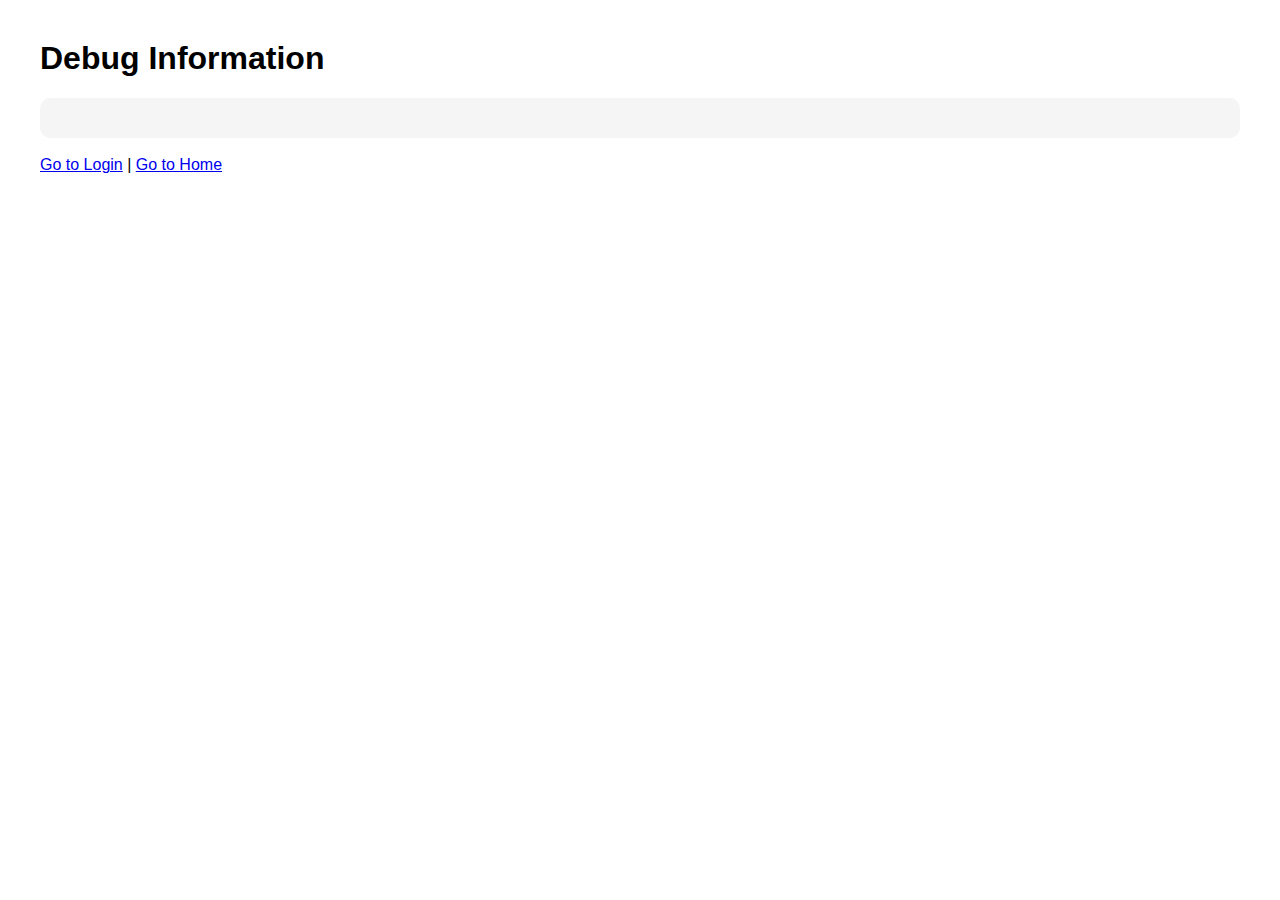
<file: src/main/resources/templates/debug-info.html>
<!DOCTYPE html>
<html lang="en">
<head>
    <meta charset="UTF-8">
    <meta name="viewport" content="width=device-width, initial-scale=1.0">
    <title>Debug Information</title>
    <style>
        body { font-family: Arial, sans-serif; margin: 40px; }
        .debug-info { background: #f5f5f5; padding: 20px; border-radius: 10px; }
        .success { color: green; }
        .error { color: red; }
    </style>
</head>
<body>
    <h1>Debug Information</h1>
    <div class="debug-info" th:utext="${debugInfo}"></div>
    <br>
    <a href="/login">Go to Login</a> | 
    <a href="/">Go to Home</a>
</body>
</html>
</file>
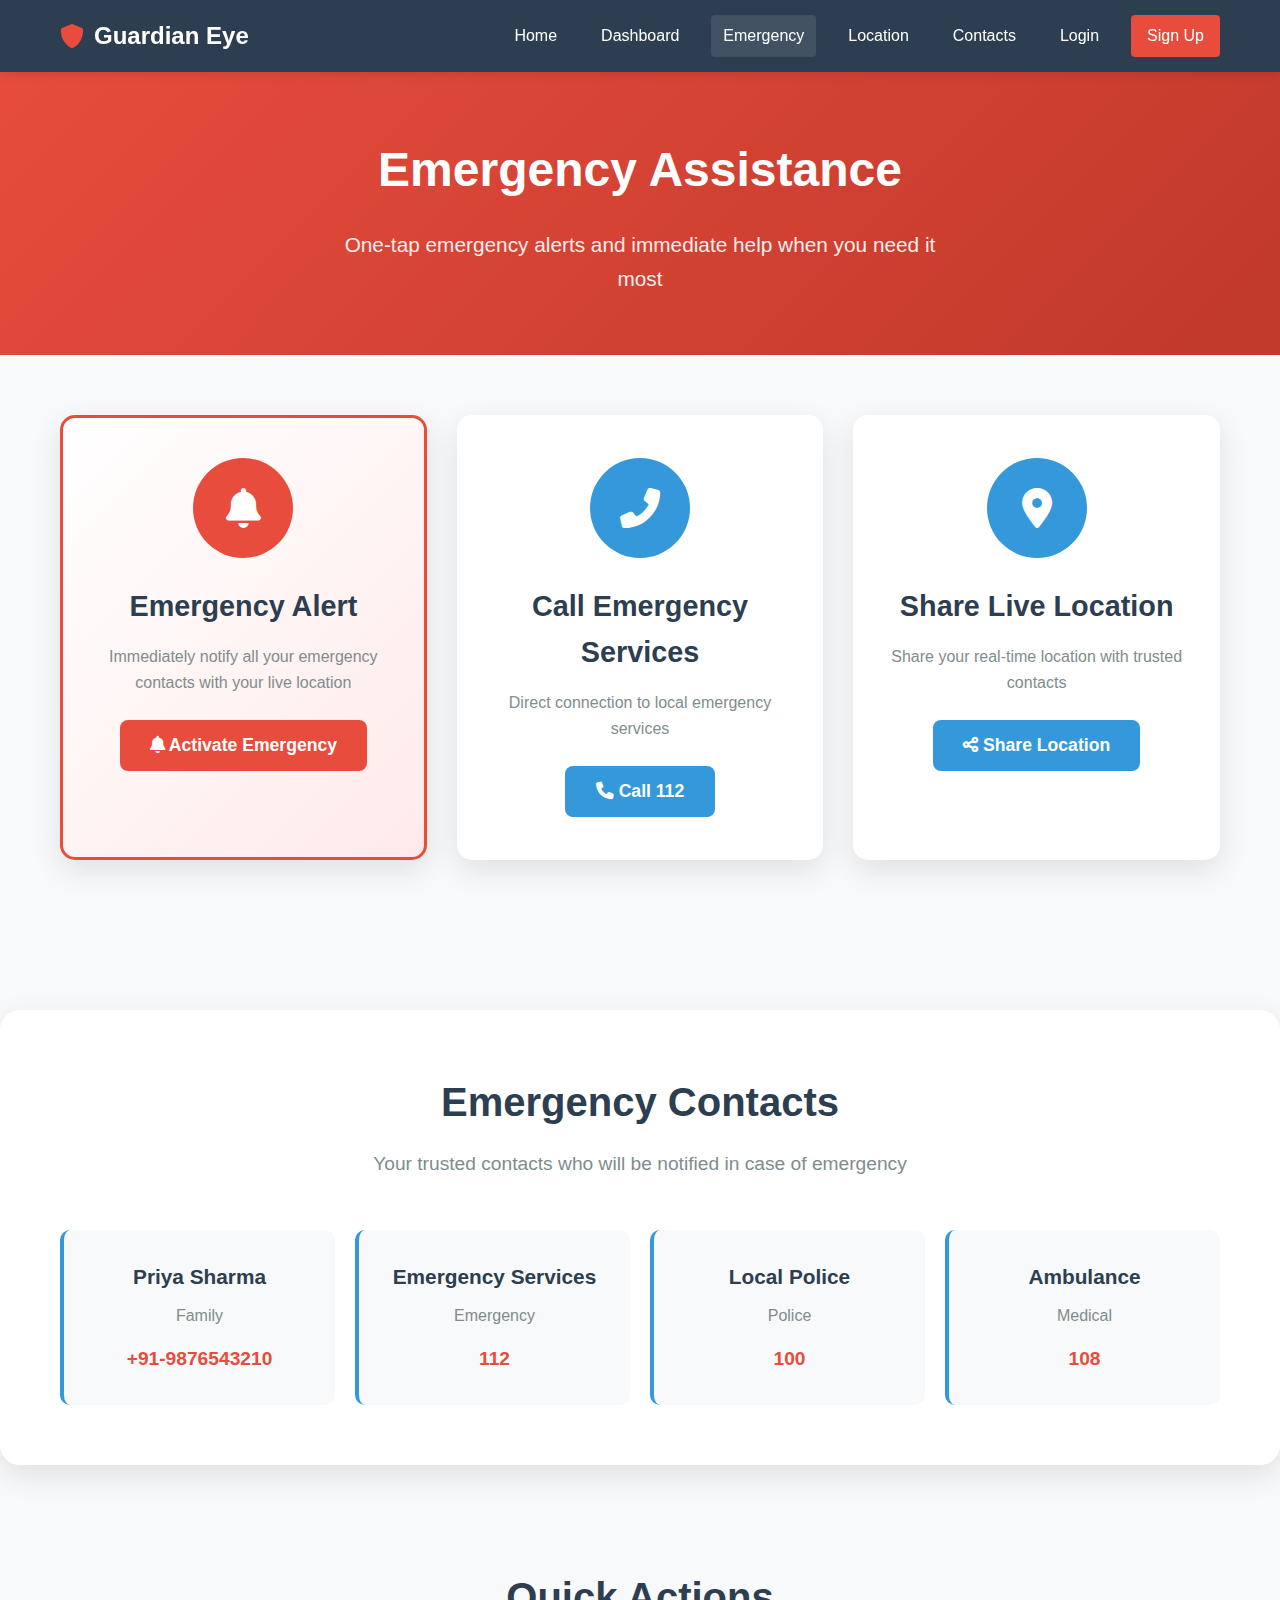
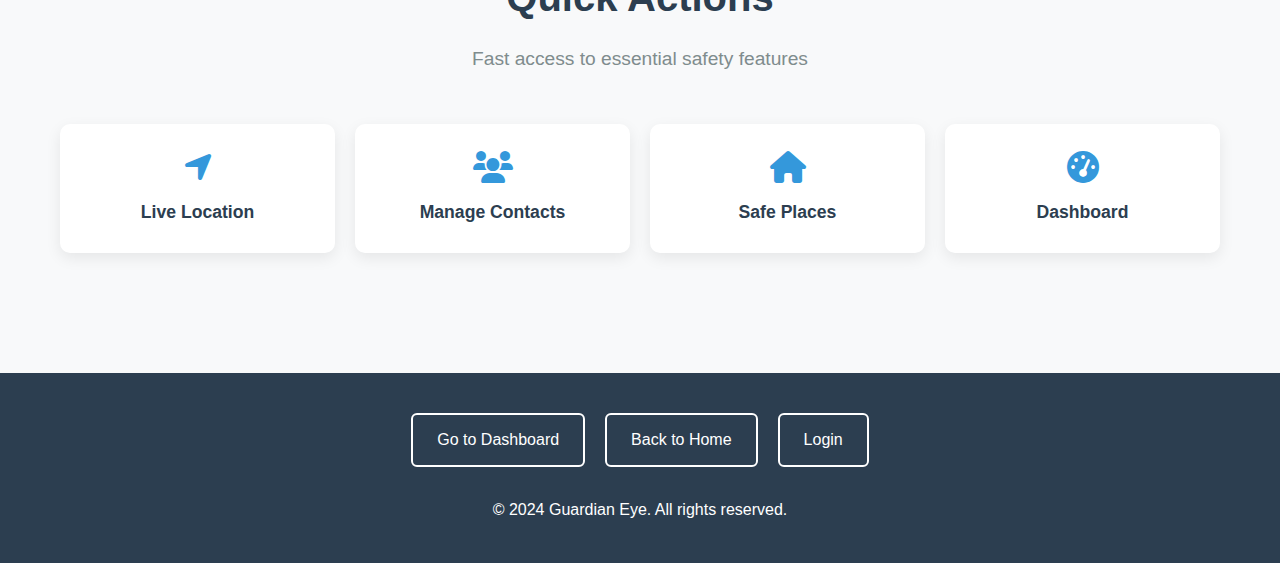
<file: src/main/resources/templates/emergency.html>
<!DOCTYPE html>
<html lang="en" xmlns:th="http://www.thymeleaf.org">
<head>
    <meta charset="UTF-8">
    <meta name="viewport" content="width=device-width, initial-scale=1.0">
    <title>Emergency - Guardian Eye</title>
    <link rel="stylesheet" th:href="@{/css/style.css}">
    <link href="https://cdnjs.cloudflare.com/ajax/libs/font-awesome/6.0.0/css/all.min.css" rel="stylesheet">
    <style>
        * {
            margin: 0;
            padding: 0;
            box-sizing: border-box;
        }

        body {
            font-family: 'Segoe UI', Tahoma, Geneva, Verdana, sans-serif;
            line-height: 1.6;
            color: #333;
            background-color: #f8f9fa;
        }

        .container {
            max-width: 1200px;
            margin: 0 auto;
            padding: 0 20px;
        }

        /* Navigation */
        .navbar {
            background-color: #2c3e50;
            color: white;
            padding: 15px 0;
            box-shadow: 0 2px 10px rgba(0, 0, 0, 0.1);
            position: sticky;
            top: 0;
            z-index: 100;
        }

        .nav-container {
            display: flex;
            justify-content: space-between;
            align-items: center;
        }

        .nav-logo {
            display: flex;
            align-items: center;
            font-size: 1.5rem;
            font-weight: bold;
        }

        .nav-logo i {
            margin-right: 10px;
            color: #e74c3c;
        }

        .nav-menu {
            display: flex;
            align-items: center;
            gap: 20px;
        }

        .nav-link {
            color: white;
            text-decoration: none;
            padding: 8px 12px;
            border-radius: 4px;
            transition: background-color 0.3s;
            white-space: nowrap;
        }

        .nav-link:hover, .nav-link.active {
            background-color: rgba(255, 255, 255, 0.1);
        }

        .btn-signup {
            background-color: #e74c3c;
            color: white;
            padding: 8px 16px;
            border-radius: 4px;
            text-decoration: none;
            transition: background-color 0.3s;
            white-space: nowrap;
        }

        .btn-signup:hover {
            background-color: #c0392b;
        }

        .menu-toggle {
            display: none;
            background: none;
            border: none;
            color: white;
            font-size: 1.5rem;
            cursor: pointer;
            padding: 5px;
        }

        /* Emergency Header */
        .emergency-header {
            background: linear-gradient(135deg, #e74c3c 0%, #c0392b 100%);
            color: white;
            padding: 60px 0;
            text-align: center;
        }

        .emergency-header h1 {
            font-size: 3rem;
            margin-bottom: 20px;
        }

        .emergency-header p {
            font-size: 1.3rem;
            opacity: 0.9;
            max-width: 600px;
            margin: 0 auto;
        }

        /* Emergency Actions */
        .emergency-actions {
            padding: 60px 0;
        }

        .actions-grid {
            display: grid;
            grid-template-columns: repeat(auto-fit, minmax(300px, 1fr));
            gap: 30px;
            margin-bottom: 50px;
        }

        .action-card {
            background: white;
            padding: 40px 30px;
            border-radius: 15px;
            text-align: center;
            box-shadow: 0 10px 30px rgba(0, 0, 0, 0.1);
            transition: transform 0.3s;
            border: 3px solid transparent;
        }

        .action-card.emergency {
            border-color: #e74c3c;
            background: linear-gradient(135deg, #fff 0%, #ffeaea 100%);
        }

        .action-card:hover {
            transform: translateY(-5px);
        }

        .action-icon {
            width: 100px;
            height: 100px;
            border-radius: 50%;
            display: flex;
            align-items: center;
            justify-content: center;
            margin: 0 auto 25px;
            font-size: 2.5rem;
            color: white;
        }

        .action-card.emergency .action-icon {
            background: #e74c3c;
            animation: pulse 2s infinite;
        }

        .action-card .action-icon {
            background: #3498db;
        }

        @keyframes pulse {
            0% { transform: scale(1); }
            50% { transform: scale(1.1); }
            100% { transform: scale(1); }
        }

        .action-card h3 {
            font-size: 1.8rem;
            margin-bottom: 15px;
            color: #2c3e50;
        }

        .action-card p {
            color: #7f8c8d;
            margin-bottom: 25px;
            line-height: 1.6;
        }

        .btn {
            padding: 15px 30px;
            border-radius: 8px;
            text-decoration: none;
            font-weight: bold;
            transition: all 0.3s;
            display: inline-block;
            text-align: center;
            min-width: 150px;
            border: none;
            cursor: pointer;
            font-size: 1.1rem;
        }

        .btn-emergency {
            background-color: #e74c3c;
            color: white;
            animation: glow 1.5s ease-in-out infinite alternate;
        }

        @keyframes glow {
            from {
                box-shadow: 0 0 10px #e74c3c;
            }
            to {
                box-shadow: 0 0 20px #e74c3c, 0 0 30px #e74c3c;
            }
        }

        .btn-emergency:hover {
            background-color: #c0392b;
            transform: scale(1.05);
        }

        .btn-primary {
            background-color: #3498db;
            color: white;
        }

        .btn-primary:hover {
            background-color: #2980b9;
            transform: translateY(-2px);
        }

        /* Emergency Contacts */
        .emergency-contacts {
            background: white;
            padding: 60px 0;
            border-radius: 20px;
            margin: 40px 0;
            box-shadow: 0 10px 30px rgba(0, 0, 0, 0.1);
        }

        .section-title {
            text-align: center;
            margin-bottom: 50px;
        }

        .section-title h2 {
            font-size: 2.5rem;
            color: #2c3e50;
            margin-bottom: 15px;
        }

        .section-title p {
            font-size: 1.2rem;
            color: #7f8c8d;
            max-width: 600px;
            margin: 0 auto;
        }

        .contacts-grid {
            display: grid;
            grid-template-columns: repeat(auto-fit, minmax(250px, 1fr));
            gap: 20px;
        }

        .contact-card {
            background: #f8f9fa;
            padding: 30px 20px;
            border-radius: 10px;
            text-align: center;
            transition: transform 0.3s;
            border-left: 4px solid #3498db;
        }

        .contact-card:hover {
            transform: translateY(-3px);
            box-shadow: 0 5px 15px rgba(0, 0, 0, 0.1);
        }

        .contact-card h4 {
            font-size: 1.3rem;
            margin-bottom: 10px;
            color: #2c3e50;
        }

        .contact-card p {
            color: #7f8c8d;
            margin-bottom: 15px;
        }

        .contact-card .phone {
            font-size: 1.2rem;
            font-weight: bold;
            color: #e74c3c;
            text-decoration: none;
        }

        .contact-card .phone:hover {
            text-decoration: underline;
        }

        /* Quick Actions */
        .quick-actions {
            padding: 60px 0;
        }

        .quick-buttons {
            display: grid;
            grid-template-columns: repeat(auto-fit, minmax(200px, 1fr));
            gap: 20px;
        }

        .quick-btn {
            background: white;
            padding: 25px 20px;
            border-radius: 10px;
            text-align: center;
            text-decoration: none;
            color: #333;
            transition: all 0.3s;
            box-shadow: 0 5px 15px rgba(0, 0, 0, 0.08);
            border: 2px solid transparent;
        }

        .quick-btn:hover {
            transform: translateY(-3px);
            box-shadow: 0 8px 25px rgba(0, 0, 0, 0.15);
            border-color: #3498db;
        }

        .quick-btn i {
            font-size: 2rem;
            color: #3498db;
            margin-bottom: 15px;
        }

        .quick-btn h4 {
            font-size: 1.1rem;
            color: #2c3e50;
        }

        /* Footer */
        .footer {
            background-color: #2c3e50;
            color: white;
            padding: 40px 0;
            text-align: center;
            margin-top: 60px;
        }

        .quick-access {
            display: flex;
            justify-content: center;
            gap: 20px;
            flex-wrap: wrap;
            margin-bottom: 30px;
        }

        .btn-outline {
            background-color: transparent;
            color: white;
            border: 2px solid white;
            padding: 12px 24px;
            border-radius: 6px;
            text-decoration: none;
            transition: background-color 0.3s;
        }

        .btn-outline:hover {
            background-color: white;
            color: #2c3e50;
        }

        /* Modal */
        .modal {
            display: none;
            position: fixed;
            z-index: 1000;
            left: 0;
            top: 0;
            width: 100%;
            height: 100%;
            background-color: rgba(0,0,0,0.5);
        }

        .modal-content {
            background-color: white;
            margin: 10% auto;
            padding: 30px;
            border-radius: 15px;
            width: 90%;
            max-width: 500px;
            text-align: center;
            position: relative;
        }

        .close {
            color: #aaa;
            float: right;
            font-size: 28px;
            font-weight: bold;
            cursor: pointer;
            position: absolute;
            right: 15px;
            top: 15px;
        }

        .close:hover {
            color: #000;
        }

        /* Responsive */
        @media (max-width: 768px) {
            .nav-container {
                flex-wrap: wrap;
            }
            
            .menu-toggle {
                display: block;
            }
            
            .nav-menu {
                display: none;
                flex-direction: column;
                width: 100%;
                margin-top: 15px;
                gap: 10px;
            }
            
            .nav-menu.active {
                display: flex;
            }
            
            .nav-link, .btn-signup {
                width: 100%;
                text-align: center;
                margin: 2px 0;
            }

            .emergency-header h1 {
                font-size: 2.2rem;
            }
            
            .emergency-header p {
                font-size: 1.1rem;
            }
            
            .action-card {
                padding: 30px 20px;
            }
            
            .action-icon {
                width: 80px;
                height: 80px;
                font-size: 2rem;
            }
            
            .btn {
                width: 100%;
                max-width: 300px;
            }
        }

        @media (max-width: 576px) {
            .emergency-header {
                padding: 40px 0;
            }
            
            .emergency-actions, .emergency-contacts, .quick-actions {
                padding: 40px 0;
            }
            
            .section-title h2 {
                font-size: 2rem;
            }
            
            .quick-buttons {
                grid-template-columns: 1fr;
            }
            
            .quick-access {
                flex-direction: column;
                align-items: center;
            }
            
            .btn-outline {
                width: 100%;
                max-width: 300px;
                text-align: center;
            }
        }
    </style>
</head>
<body>
    <!-- Navigation -->
    <nav class="navbar">
        <div class="container">
            <div class="nav-container">
                <div class="nav-logo">
                    <i class="fas fa-shield-alt"></i>
                    <span>Guardian Eye</span>
                </div>
                <button class="menu-toggle" id="menuToggle">
                    <i class="fas fa-bars"></i>
                </button>
                <div class="nav-menu" id="navMenu">
                    <a th:href="@{/}" class="nav-link">Home</a>
                    <a th:href="@{/dashboard}" class="nav-link">Dashboard</a>
                    <a th:href="@{/emergency}" class="nav-link active">Emergency</a>
                    <a th:href="@{/location}" class="nav-link">Location</a>
                    <a th:href="@{/contacts}" class="nav-link">Contacts</a>
                    <a th:href="@{/login}" class="nav-link">Login</a>
                    <a th:href="@{/signup}" class="btn-signup">Sign Up</a>
                </div>
            </div>
        </div>
    </nav>

    <!-- Emergency Header -->
    <section class="emergency-header">
        <div class="container">
            <h1>Emergency Assistance</h1>
            <p>One-tap emergency alerts and immediate help when you need it most</p>
        </div>
    </section>

    <!-- Emergency Actions -->
    <section class="emergency-actions">
        <div class="container">
            <div class="actions-grid">
                <div class="action-card emergency">
                    <div class="action-icon">
                        <i class="fas fa-bell"></i>
                    </div>
                    <h3>Emergency Alert</h3>
                    <p>Immediately notify all your emergency contacts with your live location</p>
                    <button class="btn btn-emergency" onclick="activateEmergency()">
                        <i class="fas fa-bell"></i> Activate Emergency
                    </button>
                </div>

                <div class="action-card">
                    <div class="action-icon">
                        <i class="fas fa-phone-alt"></i>
                    </div>
                    <h3>Call Emergency Services</h3>
                    <p>Direct connection to local emergency services</p>
                    <button class="btn btn-primary" onclick="callEmergencyServices()">
                        <i class="fas fa-phone"></i> Call 112
                    </button>
                </div>

                <div class="action-card">
                    <div class="action-icon">
                        <i class="fas fa-map-marker-alt"></i>
                    </div>
                    <h3>Share Live Location</h3>
                    <p>Share your real-time location with trusted contacts</p>
                    <button class="btn btn-primary" onclick="shareLocation()">
                        <i class="fas fa-share-alt"></i> Share Location
                    </button>
                </div>
            </div>
        </div>
    </section>

    <!-- Emergency Contacts -->
    <section class="emergency-contacts">
        <div class="container">
            <div class="section-title">
                <h2>Emergency Contacts</h2>
                <p>Your trusted contacts who will be notified in case of emergency</p>
            </div>
            <div class="contacts-grid" id="emergencyContacts">
                <!-- Contacts will be loaded dynamically -->
            </div>
        </div>
    </section>

    <!-- Quick Actions -->
    <section class="quick-actions">
        <div class="container">
            <div class="section-title">
                <h2>Quick Actions</h2>
                <p>Fast access to essential safety features</p>
            </div>
            <div class="quick-buttons">
                <a th:href="@{/location}" class="quick-btn">
                    <i class="fas fa-location-arrow"></i>
                    <h4>Live Location</h4>
                </a>
                <a th:href="@{/contacts}" class="quick-btn">
                    <i class="fas fa-users"></i>
                    <h4>Manage Contacts</h4>
                </a>
                <a th:href="@{/safe-places}" class="quick-btn">
                    <i class="fas fa-home"></i>
                    <h4>Safe Places</h4>
                </a>
                <a th:href="@{/dashboard}" class="quick-btn">
                    <i class="fas fa-tachometer-alt"></i>
                    <h4>Dashboard</h4>
                </a>
            </div>
        </div>
    </section>

    <!-- Footer -->
    <footer class="footer">
        <div class="container">
            <div class="quick-access">
                <a th:href="@{/dashboard}" class="btn-outline">Go to Dashboard</a>
                <a th:href="@{/}" class="btn-outline">Back to Home</a>
                <a th:href="@{/login}" class="btn-outline">Login</a>
            </div>
            <p>&copy; 2024 Guardian Eye. All rights reserved.</p>
        </div>
    </footer>

    <!-- Emergency Modal -->
    <div id="emergencyModal" class="modal">
        <div class="modal-content">
            <span class="close" onclick="closeEmergencyModal()">&times;</span>
            <div class="action-icon" style="background: #e74c3c; margin: 0 auto 20px;">
                <i class="fas fa-exclamation-triangle"></i>
            </div>
            <h2>Emergency Alert Activated!</h2>
            <p>Your emergency contacts have been notified with your current location.</p>
            <p><strong>Help is on the way!</strong></p>
            <div style="margin-top: 30px;">
                <button class="btn btn-emergency" onclick="closeEmergencyModal()">OK</button>
            </div>
        </div>
    </div>

    <script>
        // Mobile menu toggle functionality
        document.getElementById('menuToggle').addEventListener('click', function() {
            const navMenu = document.getElementById('navMenu');
            navMenu.classList.toggle('active');
            
            const icon = this.querySelector('i');
            if (navMenu.classList.contains('active')) {
                icon.classList.remove('fa-bars');
                icon.classList.add('fa-times');
            } else {
                icon.classList.remove('fa-times');
                icon.classList.add('fa-bars');
            }
        });

        // Close mobile menu when clicking on a link
        document.querySelectorAll('.nav-link').forEach(link => {
            link.addEventListener('click', () => {
                const navMenu = document.getElementById('navMenu');
                const menuToggle = document.getElementById('menuToggle');
                const icon = menuToggle.querySelector('i');
                
                navMenu.classList.remove('active');
                icon.classList.remove('fa-times');
                icon.classList.add('fa-bars');
            });
        });

        // Emergency Functions
        async function activateEmergency() {
            if (confirm('Are you sure you want to activate emergency alert? This will notify all your emergency contacts with your location.')) {
                try {
                    // Get current location
                    if (navigator.geolocation) {
                        navigator.geolocation.getCurrentPosition(
                            async (position) => {
                                const lat = position.coords.latitude;
                                const lng = position.coords.longitude;
                                
                                const emergencyData = {
                                    latitude: lat,
                                    longitude: lng,
                                    timestamp: new Date().toISOString(),
                                    message: 'EMERGENCY! I need immediate help!'
                                };
                                
                                // Simulate API call
                                console.log('Sending emergency alert:', emergencyData);
                                
                                // Show success modal
                                document.getElementById('emergencyModal').style.display = 'block';
                                
                                // Simulate sending to contacts
                                simulateEmergencyNotification();
                                
                            },
                            (error) => {
                                // Location unavailable, still send alert
                                document.getElementById('emergencyModal').style.display = 'block';
                                simulateEmergencyNotification();
                            }
                        );
                    } else {
                        // Geolocation not supported
                        document.getElementById('emergencyModal').style.display = 'block';
                        simulateEmergencyNotification();
                    }
                } catch (error) {
                    console.error('Error activating emergency:', error);
                    alert('Error activating emergency alert. Please try again.');
                }
            }
        }

        function simulateEmergencyNotification() {
            // Simulate notification process
            console.log('Notifying emergency contacts...');
            
            // You would typically make API calls here to notify contacts
            setTimeout(() => {
                console.log('All contacts notified successfully');
            }, 2000);
        }

        function callEmergencyServices() {
            if (confirm('Call emergency services (112)?')) {
                window.location.href = 'tel:112';
            }
        }

        async function shareLocation() {
            if (navigator.geolocation) {
                navigator.geolocation.getCurrentPosition(
                    (position) => {
                        const lat = position.coords.latitude;
                        const lng = position.coords.longitude;
                        alert(`Location shared! Coordinates: ${lat.toFixed(6)}, ${lng.toFixed(6)}`);
                    },
                    (error) => {
                        alert('Unable to get your location. Please check location permissions.');
                    }
                );
            } else {
                alert('Geolocation is not supported by this browser.');
            }
        }

        function closeEmergencyModal() {
            document.getElementById('emergencyModal').style.display = 'none';
        }

        // Load emergency contacts
        function loadEmergencyContacts() {
            const contactsContainer = document.getElementById('emergencyContacts');
            
            // Sample data - in real app, this would come from API
            const sampleContacts = [
                { name: 'Priya Sharma', phone: '+91-9876543210', relation: 'Family' },
                { name: 'Emergency Services', phone: '112', relation: 'Emergency' },
                { name: 'Local Police', phone: '100', relation: 'Police' },
                { name: 'Ambulance', phone: '108', relation: 'Medical' }
            ];
            
            contactsContainer.innerHTML = '';
            
            sampleContacts.forEach(contact => {
                const contactCard = document.createElement('div');
                contactCard.className = 'contact-card';
                contactCard.innerHTML = `
                    <h4>${contact.name}</h4>
                    <p>${contact.relation}</p>
                    <a href="tel:${contact.phone}" class="phone">${contact.phone}</a>
                `;
                contactsContainer.appendChild(contactCard);
            });
        }

        // Initialize page
        document.addEventListener('DOMContentLoaded', function() {
            loadEmergencyContacts();
        });

        // Close modal when clicking outside
        window.onclick = function(event) {
            const modal = document.getElementById('emergencyModal');
            if (event.target === modal) {
                closeEmergencyModal();
            }
        }
    </script>
</body>
</html>
</file>
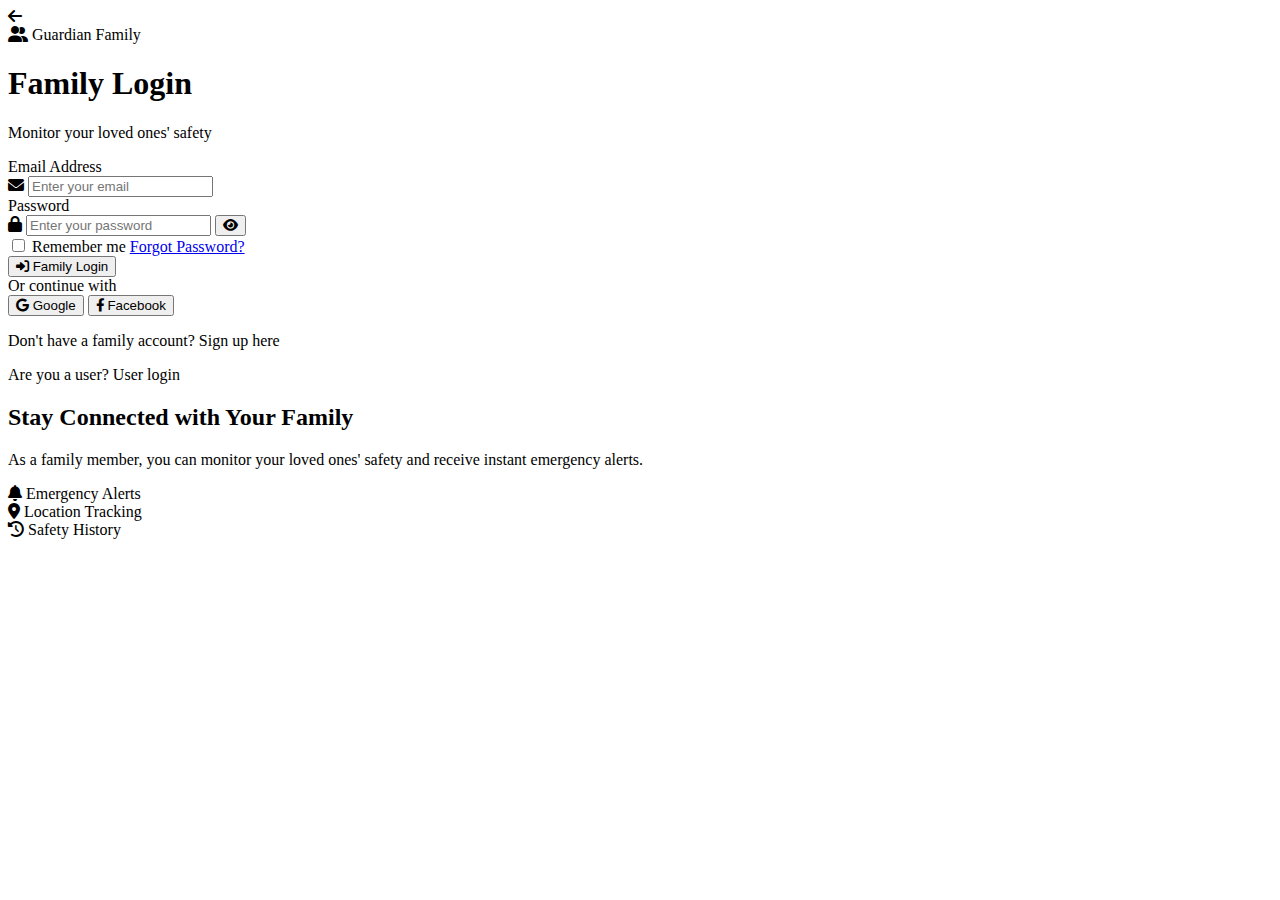
<file: src/main/resources/templates/family-login.html>
<!DOCTYPE html>
<html lang="en" xmlns:th="http://www.thymeleaf.org">
<head>
    <meta charset="UTF-8">
    <meta name="viewport" content="width=device-width, initial-scale=1.0">
    <title>Family Login - Guardian Eye</title>
    <link rel="stylesheet" th:href="@{/css/style.css}">
    <link href="https://cdnjs.cloudflare.com/ajax/libs/font-awesome/6.0.0/css/all.min.css" rel="stylesheet">
</head>
<body class="auth-page">
    <div class="auth-container">
        <div class="auth-card">
            <div class="auth-header">
                <a th:href="@{/}" class="back-home">
                    <i class="fas fa-arrow-left"></i>
                </a>
                <div class="auth-logo">
                    <i class="fas fa-user-friends"></i>
                    <span>Guardian Family</span>
                </div>
                <h1>Family Login</h1>
                <p>Monitor your loved ones' safety</p>
            </div>

            <form class="auth-form" th:action="@{/api/family/login}" method="post">
                <div class="form-group">
                    <label for="familyEmail">Email Address</label>
                    <div class="input-with-icon">
                        <i class="fas fa-envelope"></i>
                        <input type="email" id="familyEmail" name="email" placeholder="Enter your email" required>
                    </div>
                </div>

                <div class="form-group">
                    <label for="familyPassword">Password</label>
                    <div class="input-with-icon">
                        <i class="fas fa-lock"></i>
                        <input type="password" id="familyPassword" name="password" placeholder="Enter your password" required>
                        <button type="button" class="toggle-password" onclick="togglePassword('familyPassword')">
                            <i class="fas fa-eye"></i>
                        </button>
                    </div>
                </div>

                <div class="form-options">
                    <label class="checkbox-container">
                        <input type="checkbox" id="familyRemember">
                        <span class="checkmark"></span>
                        Remember me
                    </label>
                    <a href="#" class="forgot-password">Forgot Password?</a>
                </div>

                <button type="submit" class="btn-primary btn-full">
                    <i class="fas fa-sign-in-alt"></i>
                    Family Login
                </button>

                <div class="auth-divider">
                    <span>Or continue with</span>
                </div>

                <div class="social-auth">
                    <button type="button" class="btn-social btn-google">
                        <i class="fab fa-google"></i>
                        Google
                    </button>
                    <button type="button" class="btn-social btn-facebook">
                        <i class="fab fa-facebook-f"></i>
                        Facebook
                    </button>
                </div>
            </form>

            <div class="auth-footer">
                <p>Don't have a family account? <a th:href="@{/family-signup}">Sign up here</a></p>
                <p>Are you a user? <a th:href="@{/login}">User login</a></p>
            </div>
        </div>

        <div class="auth-hero family-hero">
            <div class="hero-content">
                <h2>Stay Connected with Your Family</h2>
                <p>As a family member, you can monitor your loved ones' safety and receive instant emergency alerts.</p>
                <div class="feature-list">
                    <div class="feature-item">
                        <i class="fas fa-bell"></i>
                        <span>Emergency Alerts</span>
                    </div>
                    <div class="feature-item">
                        <i class="fas fa-map-marker-alt"></i>
                        <span>Location Tracking</span>
                    </div>
                    <div class="feature-item">
                        <i class="fas fa-history"></i>
                        <span>Safety History</span>
                    </div>
                </div>
            </div>
        </div>
    </div>

    <script th:src="@{/js/auth.js}"></script>
</body>
</html>
</file>
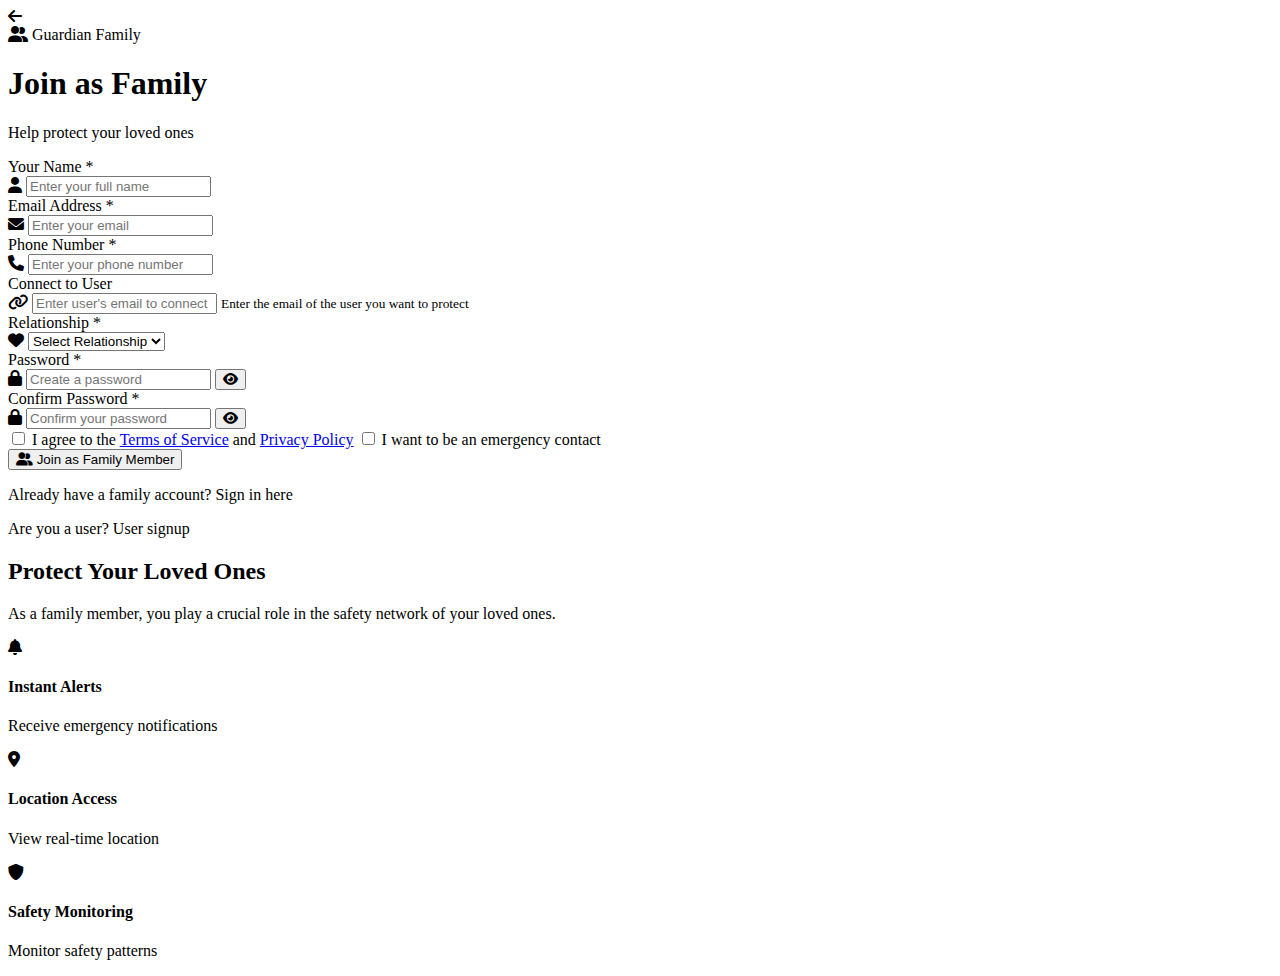
<file: src/main/resources/templates/family-signup.html>
<!DOCTYPE html>
<html lang="en" xmlns:th="http://www.thymeleaf.org">
<head>
    <meta charset="UTF-8">
    <meta name="viewport" content="width=device-width, initial-scale=1.0">
    <title>Family Signup - Guardian Eye</title>
    <link rel="stylesheet" th:href="@{/css/style.css}">
    <link href="https://cdnjs.cloudflare.com/ajax/libs/font-awesome/6.0.0/css/all.min.css" rel="stylesheet">
</head>
<body class="auth-page">
    <div class="auth-container">
        <div class="auth-card">
            <div class="auth-header">
                <a th:href="@{/}" class="back-home">
                    <i class="fas fa-arrow-left"></i>
                </a>
                <div class="auth-logo">
                    <i class="fas fa-user-friends"></i>
                    <span>Guardian Family</span>
                </div>
                <h1>Join as Family</h1>
                <p>Help protect your loved ones</p>
            </div>

            <form class="auth-form" th:action="@{/api/family}" method="post" id="familySignupForm">
                <div class="form-group">
                    <label for="familyName">Your Name *</label>
                    <div class="input-with-icon">
                        <i class="fas fa-user"></i>
                        <input type="text" id="familyName" name="name" placeholder="Enter your full name" required>
                    </div>
                </div>

                <div class="form-group">
                    <label for="familyEmail">Email Address *</label>
                    <div class="input-with-icon">
                        <i class="fas fa-envelope"></i>
                        <input type="email" id="familyEmail" name="email" placeholder="Enter your email" required>
                    </div>
                </div>

                <div class="form-group">
                    <label for="familyPhone">Phone Number *</label>
                    <div class="input-with-icon">
                        <i class="fas fa-phone"></i>
                        <input type="tel" id="familyPhone" name="phone" placeholder="Enter your phone number" required>
                    </div>
                </div>

                <div class="form-group">
                    <label for="userToConnect">Connect to User</label>
                    <div class="input-with-icon">
                        <i class="fas fa-link"></i>
                        <input type="text" id="userToConnect" name="userEmail" placeholder="Enter user's email to connect">
                        <small>Enter the email of the user you want to protect</small>
                    </div>
                </div>

                <div class="form-group">
                    <label for="relationship">Relationship *</label>
                    <div class="input-with-icon">
                        <i class="fas fa-heart"></i>
                        <select id="relationship" name="relationship" required>
                            <option value="">Select Relationship</option>
                            <option value="Father">Father</option>
                            <option value="Mother">Mother</option>
                            <option value="Brother">Brother</option>
                            <option value="Sister">Sister</option>
                            <option value="Husband">Husband</option>
                            <option value="Wife">Wife</option>
                            <option value="Son">Son</option>
                            <option value="Daughter">Daughter</option>
                            <option value="Friend">Friend</option>
                            <option value="Other">Other</option>
                        </select>
                    </div>
                </div>

                <div class="form-group">
                    <label for="familyPassword">Password *</label>
                    <div class="input-with-icon">
                        <i class="fas fa-lock"></i>
                        <input type="password" id="familyPassword" name="password" placeholder="Create a password" required>
                        <button type="button" class="toggle-password" onclick="togglePassword('familyPassword')">
                            <i class="fas fa-eye"></i>
                        </button>
                    </div>
                </div>

                <div class="form-group">
                    <label for="familyConfirmPassword">Confirm Password *</label>
                    <div class="input-with-icon">
                        <i class="fas fa-lock"></i>
                        <input type="password" id="familyConfirmPassword" placeholder="Confirm your password" required>
                        <button type="button" class="toggle-password" onclick="togglePassword('familyConfirmPassword')">
                            <i class="fas fa-eye"></i>
                        </button>
                    </div>
                </div>

                <div class="form-options">
                    <label class="checkbox-container">
                        <input type="checkbox" id="familyTerms" required>
                        <span class="checkmark"></span>
                        I agree to the <a href="#">Terms of Service</a> and <a href="#">Privacy Policy</a>
                    </label>
                    <label class="checkbox-container">
                        <input type="checkbox" id="emergencyContact" name="isEmergencyContact">
                        <span class="checkmark"></span>
                        I want to be an emergency contact
                    </label>
                </div>

                <button type="submit" class="btn-primary btn-full">
                    <i class="fas fa-user-friends"></i>
                    Join as Family Member
                </button>
            </form>

            <div class="auth-footer">
                <p>Already have a family account? <a th:href="@{/family-login}">Sign in here</a></p>
                <p>Are you a user? <a th:href="@{/signup}">User signup</a></p>
            </div>
        </div>

        <div class="auth-hero family-hero">
            <div class="hero-content">
                <h2>Protect Your Loved Ones</h2>
                <p>As a family member, you play a crucial role in the safety network of your loved ones.</p>
                <div class="benefits-list">
                    <div class="benefit-item">
                        <i class="fas fa-bell"></i>
                        <div>
                            <h4>Instant Alerts</h4>
                            <p>Receive emergency notifications</p>
                        </div>
                    </div>
                    <div class="benefit-item">
                        <i class="fas fa-map-marker-alt"></i>
                        <div>
                            <h4>Location Access</h4>
                            <p>View real-time location</p>
                        </div>
                    </div>
                    <div class="benefit-item">
                        <i class="fas fa-shield-alt"></i>
                        <div>
                            <h4>Safety Monitoring</h4>
                            <p>Monitor safety patterns</p>
                        </div>
                    </div>
                </div>
            </div>
        </div>
    </div>

    <script th:src="@{/js/auth.js}"></script>
</body>
</html>
</file>
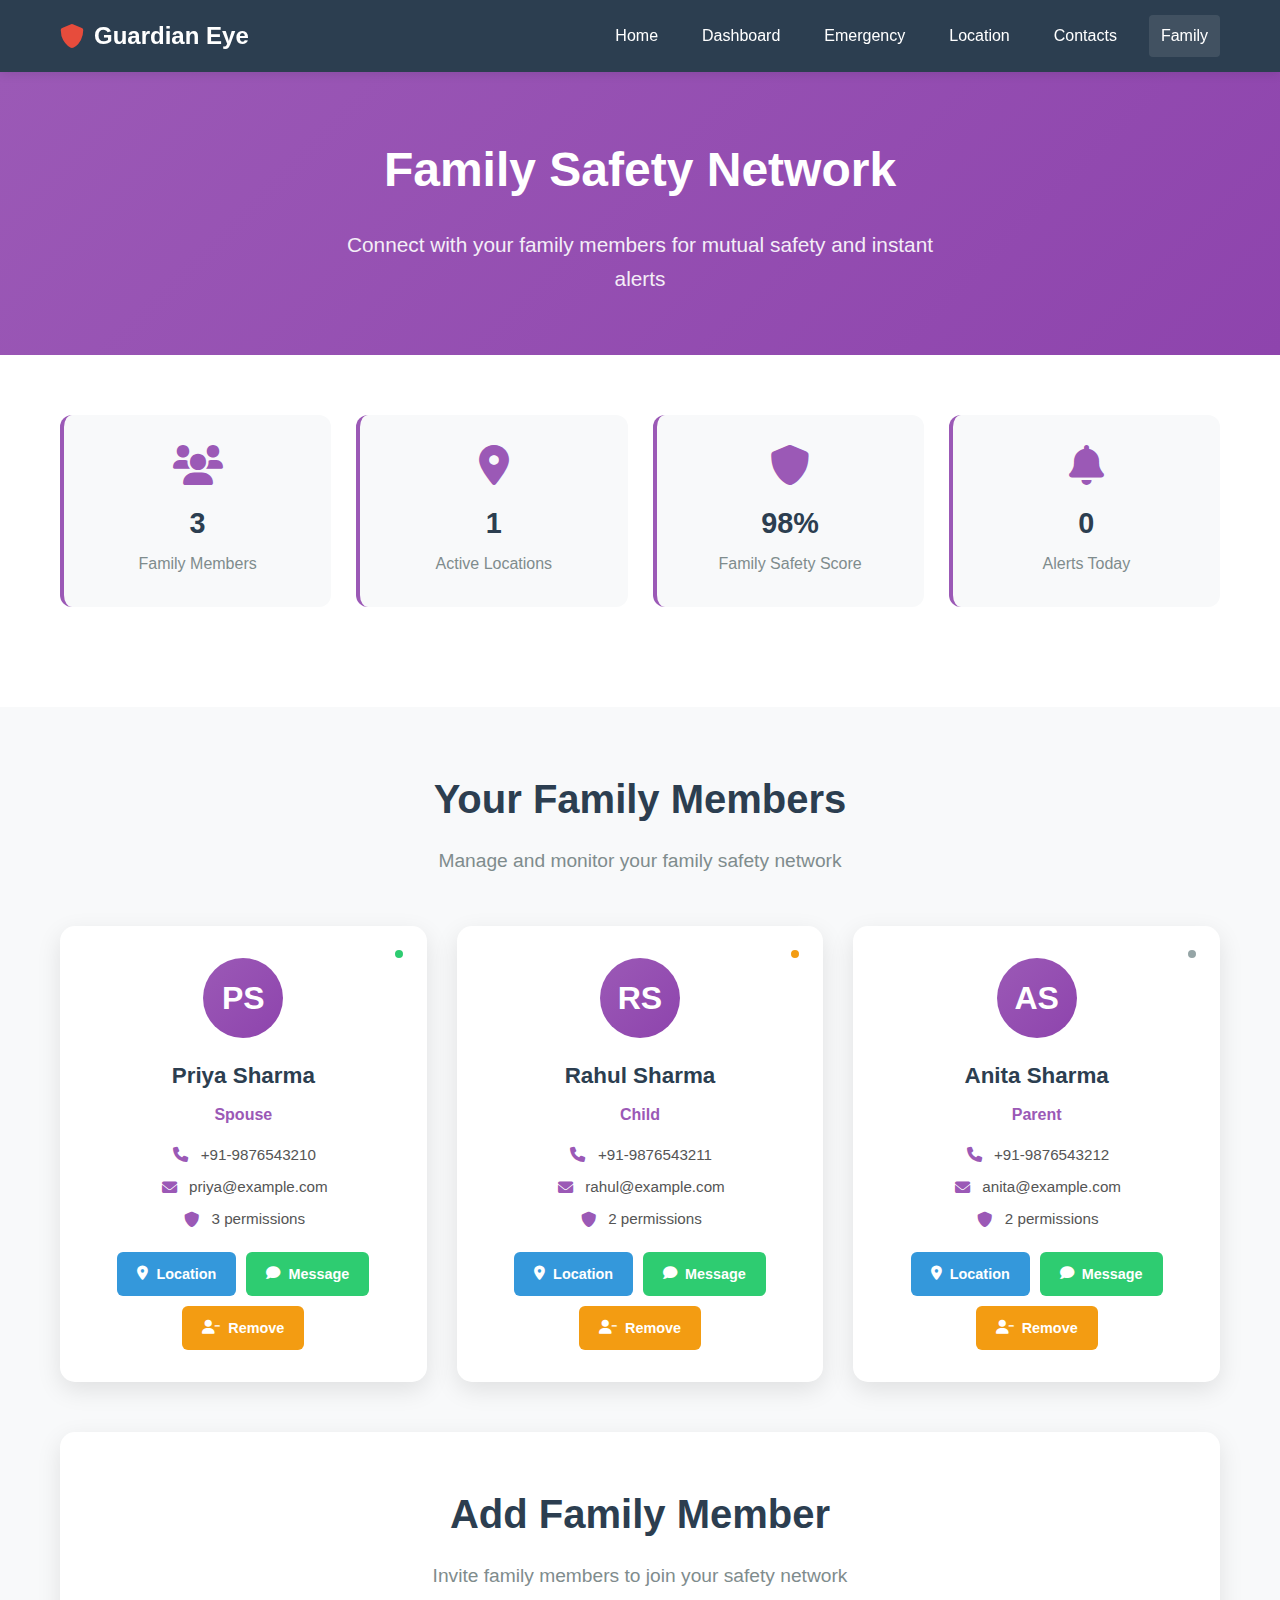
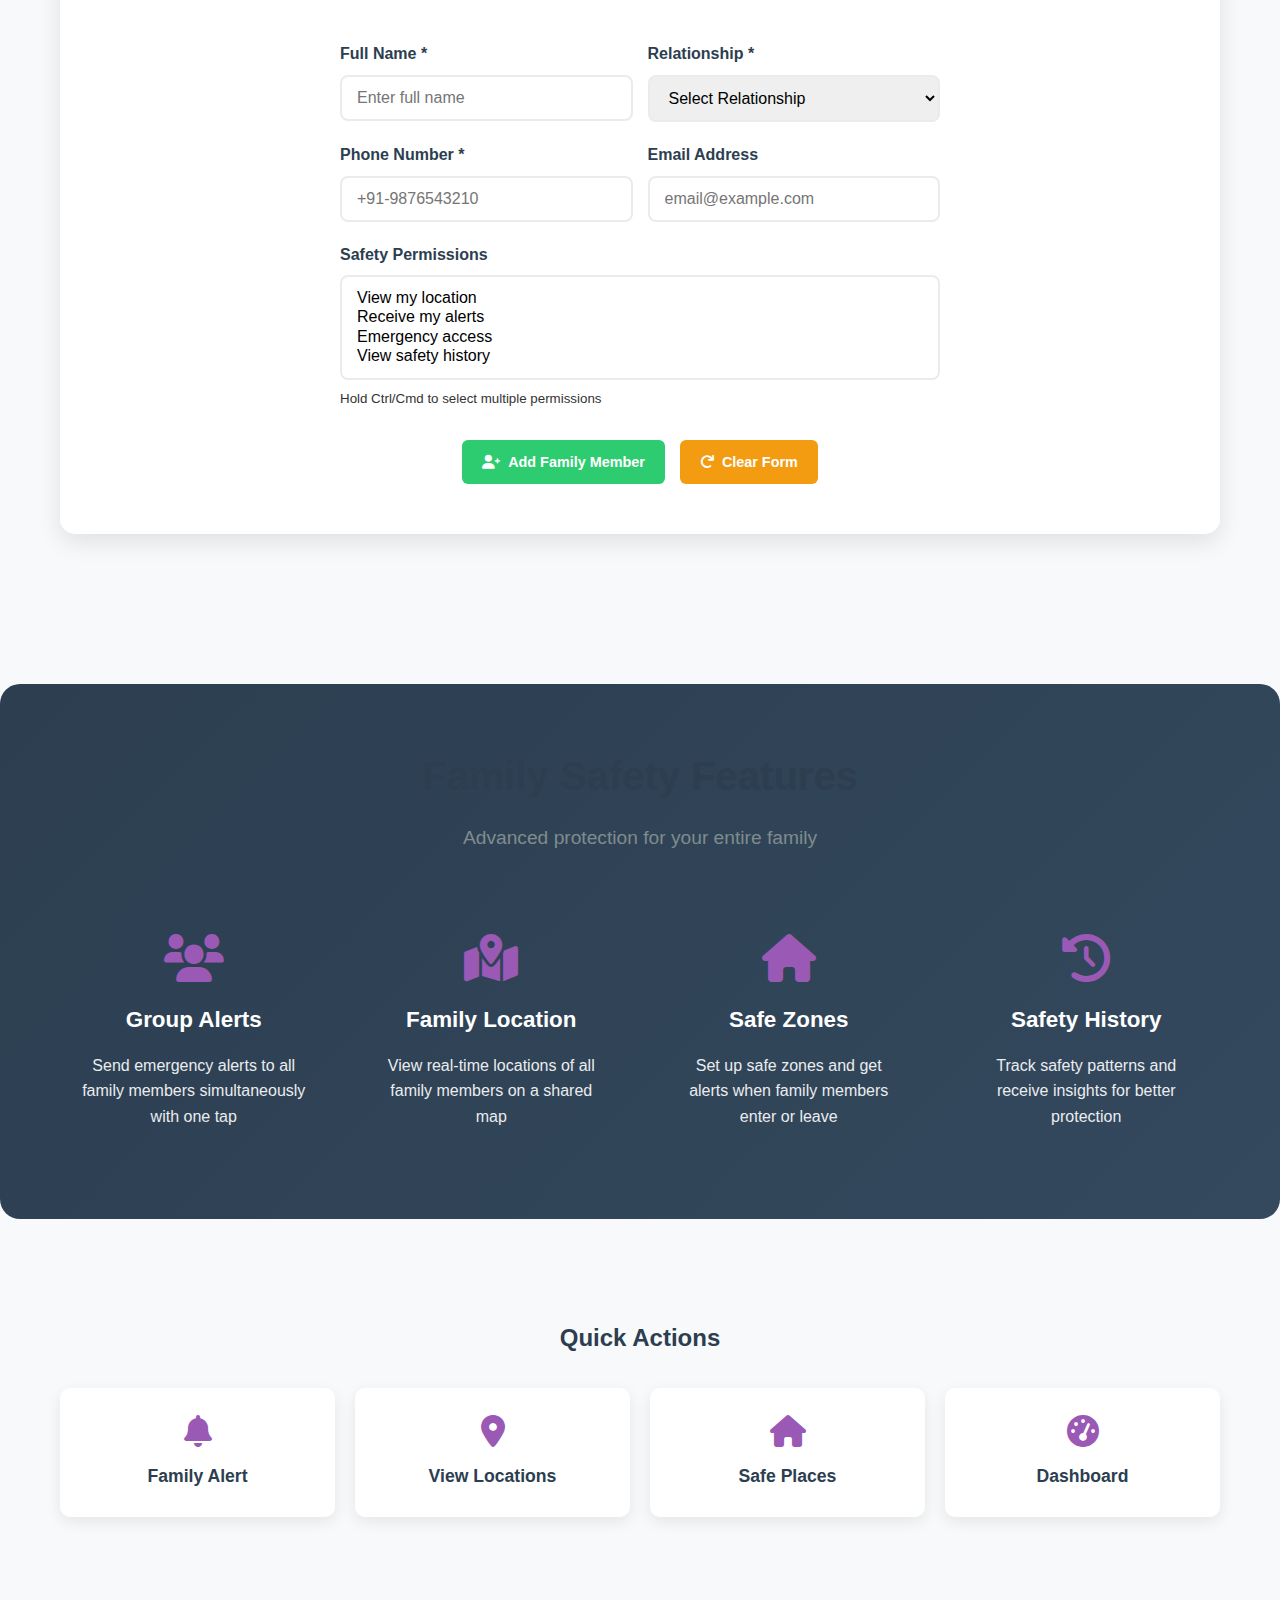
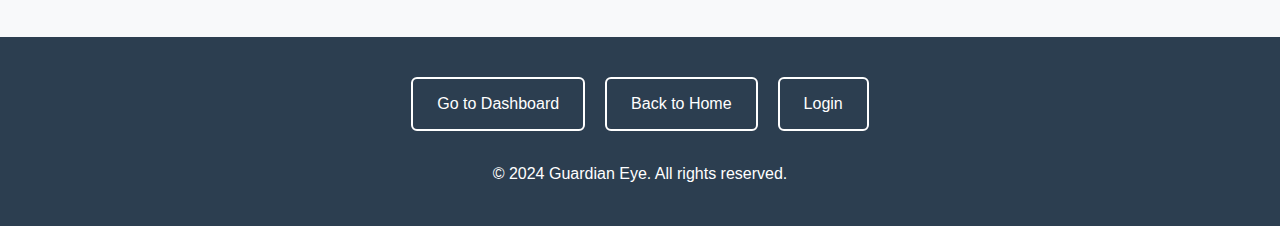
<file: src/main/resources/templates/family.html>
<!DOCTYPE html>
<html lang="en" xmlns:th="http://www.thymeleaf.org">
<head>
    <meta charset="UTF-8">
    <meta name="viewport" content="width=device-width, initial-scale=1.0">
    <title>Family Network - Guardian Eye</title>
    <link rel="stylesheet" th:href="@{/css/style.css}">
    <link href="https://cdnjs.cloudflare.com/ajax/libs/font-awesome/6.0.0/css/all.min.css" rel="stylesheet">
    <style>
        * {
            margin: 0;
            padding: 0;
            box-sizing: border-box;
        }

        body {
            font-family: 'Segoe UI', Tahoma, Geneva, Verdana, sans-serif;
            line-height: 1.6;
            color: #333;
            background-color: #f8f9fa;
        }

        .container {
            max-width: 1200px;
            margin: 0 auto;
            padding: 0 20px;
        }

        /* Navigation */
        .navbar {
            background-color: #2c3e50;
            color: white;
            padding: 15px 0;
            box-shadow: 0 2px 10px rgba(0, 0, 0, 0.1);
            position: sticky;
            top: 0;
            z-index: 100;
        }

        .nav-container {
            display: flex;
            justify-content: space-between;
            align-items: center;
        }

        .nav-logo {
            display: flex;
            align-items: center;
            font-size: 1.5rem;
            font-weight: bold;
        }

        .nav-logo i {
            margin-right: 10px;
            color: #e74c3c;
        }

        .nav-menu {
            display: flex;
            align-items: center;
            gap: 20px;
        }

        .nav-link {
            color: white;
            text-decoration: none;
            padding: 8px 12px;
            border-radius: 4px;
            transition: background-color 0.3s;
            white-space: nowrap;
        }

        .nav-link:hover, .nav-link.active {
            background-color: rgba(255, 255, 255, 0.1);
        }

        .btn-signup {
            background-color: #e74c3c;
            color: white;
            padding: 8px 16px;
            border-radius: 4px;
            text-decoration: none;
            transition: background-color 0.3s;
            white-space: nowrap;
        }

        .btn-signup:hover {
            background-color: #c0392b;
        }

        .menu-toggle {
            display: none;
            background: none;
            border: none;
            color: white;
            font-size: 1.5rem;
            cursor: pointer;
            padding: 5px;
        }

        /* Family Header */
        .family-header {
            background: linear-gradient(135deg, #9b59b6 0%, #8e44ad 100%);
            color: white;
            padding: 60px 0;
            text-align: center;
        }

        .family-header h1 {
            font-size: 3rem;
            margin-bottom: 20px;
        }

        .family-header p {
            font-size: 1.3rem;
            opacity: 0.9;
            max-width: 600px;
            margin: 0 auto;
        }

        /* Family Overview */
        .family-overview {
            padding: 60px 0;
            background: white;
        }

        .overview-cards {
            display: grid;
            grid-template-columns: repeat(auto-fit, minmax(250px, 1fr));
            gap: 25px;
            margin-bottom: 40px;
        }

        .overview-card {
            background: #f8f9fa;
            padding: 30px 25px;
            border-radius: 12px;
            text-align: center;
            border-left: 4px solid #9b59b6;
        }

        .overview-card i {
            font-size: 2.5rem;
            color: #9b59b6;
            margin-bottom: 15px;
        }

        .overview-card h3 {
            font-size: 1.8rem;
            color: #2c3e50;
            margin-bottom: 5px;
        }

        .overview-card p {
            color: #7f8c8d;
            font-size: 1rem;
        }

        /* Family Members */
        .family-members {
            padding: 60px 0;
        }

        .section-title {
            text-align: center;
            margin-bottom: 50px;
        }

        .section-title h2 {
            font-size: 2.5rem;
            color: #2c3e50;
            margin-bottom: 15px;
        }

        .section-title p {
            font-size: 1.2rem;
            color: #7f8c8d;
            max-width: 600px;
            margin: 0 auto;
        }

        .members-grid {
            display: grid;
            grid-template-columns: repeat(auto-fill, minmax(300px, 1fr));
            gap: 30px;
            margin-bottom: 50px;
        }

        .member-card {
            background: white;
            padding: 30px 25px;
            border-radius: 15px;
            box-shadow: 0 8px 25px rgba(0, 0, 0, 0.1);
            text-align: center;
            transition: transform 0.3s, box-shadow 0.3s;
            position: relative;
            border: 2px solid transparent;
        }

        .member-card:hover {
            transform: translateY(-5px);
            box-shadow: 0 15px 35px rgba(0, 0, 0, 0.15);
            border-color: #9b59b6;
        }

        .member-avatar {
            width: 80px;
            height: 80px;
            border-radius: 50%;
            background: linear-gradient(135deg, #9b59b6 0%, #8e44ad 100%);
            margin: 0 auto 20px;
            display: flex;
            align-items: center;
            justify-content: center;
            color: white;
            font-size: 2rem;
            font-weight: bold;
        }

        .member-status {
            position: absolute;
            top: 20px;
            right: 20px;
            width: 12px;
            height: 12px;
            border-radius: 50%;
            border: 2px solid white;
        }

        .status-online {
            background: #2ecc71;
        }

        .status-offline {
            background: #95a5a6;
        }

        .status-away {
            background: #f39c12;
        }

        .member-card h3 {
            color: #2c3e50;
            margin-bottom: 8px;
            font-size: 1.4rem;
        }

        .member-relation {
            color: #9b59b6;
            font-weight: bold;
            margin-bottom: 15px;
            text-transform: capitalize;
        }

        .member-info {
            margin-bottom: 20px;
        }

        .member-detail {
            display: flex;
            align-items: center;
            justify-content: center;
            margin-bottom: 8px;
            color: #555;
            font-size: 0.95rem;
        }

        .member-detail i {
            width: 20px;
            margin-right: 10px;
            color: #9b59b6;
        }

        .member-actions {
            display: flex;
            gap: 10px;
            justify-content: center;
            flex-wrap: wrap;
        }

        .btn {
            padding: 10px 20px;
            border-radius: 6px;
            text-decoration: none;
            font-weight: bold;
            transition: all 0.3s;
            border: none;
            cursor: pointer;
            font-size: 0.9rem;
            display: inline-flex;
            align-items: center;
            gap: 8px;
            min-height: 44px; /* Better touch targets */
        }

        .btn-primary {
            background-color: #3498db;
            color: white;
        }

        .btn-primary:hover {
            background-color: #2980b9;
            transform: translateY(-2px);
        }

        .btn-success {
            background-color: #2ecc71;
            color: white;
        }

        .btn-success:hover {
            background-color: #27ae60;
            transform: translateY(-2px);
        }

        .btn-warning {
            background-color: #f39c12;
            color: white;
        }

        .btn-warning:hover {
            background-color: #e67e22;
            transform: translateY(-2px);
        }

        /* Add Member Section */
        .add-member-section {
            background: white;
            padding: 50px;
            border-radius: 15px;
            box-shadow: 0 8px 25px rgba(0, 0, 0, 0.1);
            margin-bottom: 50px;
        }

        .add-member-form {
            max-width: 600px;
            margin: 0 auto;
        }

        .form-group {
            margin-bottom: 20px;
        }

        .form-group label {
            display: block;
            margin-bottom: 8px;
            font-weight: bold;
            color: #2c3e50;
        }

        .form-group input,
        .form-group select {
            width: 100%;
            padding: 12px 15px;
            border: 2px solid #e9ecef;
            border-radius: 8px;
            font-size: 1rem;
            transition: border-color 0.3s;
            box-sizing: border-box; /* Ensure padding doesn't affect width */
        }

        .form-group input:focus,
        .form-group select:focus {
            outline: none;
            border-color: #9b59b6;
        }

        .form-row {
            display: grid;
            grid-template-columns: 1fr 1fr;
            gap: 15px;
        }

        .form-actions {
            display: flex;
            gap: 15px;
            justify-content: center;
            margin-top: 30px;
            flex-wrap: wrap;
        }

        /* Family Safety */
        .family-safety {
            background: linear-gradient(135deg, #2c3e50 0%, #34495e 100%);
            color: white;
            padding: 60px 0;
            border-radius: 20px;
            margin: 40px 0;
        }

        .safety-features {
            display: grid;
            grid-template-columns: repeat(auto-fit, minmax(250px, 1fr));
            gap: 30px;
        }

        .safety-feature {
            text-align: center;
            padding: 30px 20px;
        }

        .safety-feature i {
            font-size: 3rem;
            margin-bottom: 20px;
            color: #9b59b6;
        }

        .safety-feature h3 {
            margin-bottom: 15px;
            font-size: 1.4rem;
        }

        .safety-feature p {
            opacity: 0.9;
            line-height: 1.6;
        }

        /* Quick Actions */
        .quick-actions {
            padding: 60px 0;
        }

        .action-buttons {
            display: grid;
            grid-template-columns: repeat(auto-fit, minmax(200px, 1fr));
            gap: 20px;
        }

        .action-btn {
            background: white;
            padding: 25px 20px;
            border-radius: 10px;
            text-align: center;
            text-decoration: none;
            color: #333;
            transition: all 0.3s;
            box-shadow: 0 5px 15px rgba(0, 0, 0, 0.08);
            border: 2px solid transparent;
            display: block;
        }

        .action-btn:hover {
            transform: translateY(-3px);
            box-shadow: 0 8px 25px rgba(0, 0, 0, 0.15);
            border-color: #9b59b6;
        }

        .action-btn i {
            font-size: 2rem;
            color: #9b59b6;
            margin-bottom: 15px;
        }

        .action-btn h4 {
            font-size: 1.1rem;
            color: #2c3e50;
        }

        /* Footer */
        .footer {
            background-color: #2c3e50;
            color: white;
            padding: 40px 0;
            text-align: center;
            margin-top: 60px;
        }

        .quick-access {
            display: flex;
            justify-content: center;
            gap: 20px;
            flex-wrap: wrap;
            margin-bottom: 30px;
        }

        .btn-outline {
            background-color: transparent;
            color: white;
            border: 2px solid white;
            padding: 12px 24px;
            border-radius: 6px;
            text-decoration: none;
            transition: background-color 0.3s;
            min-height: 44px;
            display: inline-flex;
            align-items: center;
            justify-content: center;
        }

        .btn-outline:hover {
            background-color: white;
            color: #2c3e50;
        }

        /* Responsive Styles */
        @media (max-width: 1024px) {
            .family-header h1 {
                font-size: 2.5rem;
            }
            
            .overview-cards {
                grid-template-columns: repeat(2, 1fr);
            }
            
            .members-grid {
                grid-template-columns: repeat(2, 1fr);
            }
        }

        @media (max-width: 768px) {
            .nav-container {
                flex-wrap: wrap;
            }
            
            .menu-toggle {
                display: block;
            }
            
            .nav-menu {
                display: none;
                flex-direction: column;
                width: 100%;
                margin-top: 15px;
                gap: 10px;
                align-items: flex-start;
            }
            
            .nav-menu.active {
                display: flex;
            }
            
            .nav-link, .btn-signup {
                width: 100%;
                text-align: left;
                margin: 2px 0;
                padding: 12px 15px;
            }

            .family-header {
                padding: 40px 0;
            }
            
            .family-header h1 {
                font-size: 2.2rem;
            }
            
            .family-header p {
                font-size: 1.1rem;
                padding: 0 20px;
            }
            
            .family-overview, .family-members, .quick-actions {
                padding: 40px 0;
            }
            
            .overview-cards {
                grid-template-columns: 1fr;
                gap: 20px;
            }
            
            .overview-card {
                padding: 25px 20px;
            }
            
            .members-grid {
                grid-template-columns: 1fr;
                gap: 20px;
            }
            
            .member-card {
                padding: 25px 20px;
            }
            
            .add-member-section {
                padding: 30px 20px;
            }
            
            .form-row {
                grid-template-columns: 1fr;
            }
            
            .form-actions {
                flex-direction: column;
                width: 100%;
            }
            
            .form-actions .btn {
                width: 100%;
                justify-content: center;
            }
            
            .member-actions {
                flex-direction: column;
                width: 100%;
            }
            
            .member-actions .btn {
                width: 100%;
                justify-content: center;
            }
            
            .safety-features {
                grid-template-columns: 1fr;
            }
            
            .action-buttons {
                grid-template-columns: 1fr;
            }
            
            .section-title h2 {
                font-size: 2rem;
            }
            
            .section-title p {
                font-size: 1.1rem;
                padding: 0 15px;
            }
        }

        @media (max-width: 576px) {
            .container {
                padding: 0 15px;
            }
            
            .family-header {
                padding: 30px 0;
            }
            
            .family-header h1 {
                font-size: 1.8rem;
            }
            
            .family-header p {
                font-size: 1rem;
            }
            
            .family-overview, .family-members, .quick-actions {
                padding: 30px 0;
            }
            
            .section-title h2 {
                font-size: 1.8rem;
            }
            
            .section-title p {
                font-size: 1rem;
            }
            
            .overview-card h3 {
                font-size: 1.6rem;
            }
            
            .member-avatar {
                width: 70px;
                height: 70px;
                font-size: 1.8rem;
            }
            
            .member-card h3 {
                font-size: 1.3rem;
            }
            
            .quick-access {
                flex-direction: column;
                align-items: center;
                gap: 15px;
            }
            
            .btn-outline {
                width: 100%;
                max-width: 300px;
                text-align: center;
            }
            
            .family-safety {
                padding: 40px 0;
                margin: 30px 0;
                border-radius: 15px;
            }
            
            .safety-feature {
                padding: 20px 15px;
            }
            
            .safety-feature i {
                font-size: 2.5rem;
            }
            
            .action-btn {
                padding: 20px 15px;
            }
        }

        @media (max-width: 400px) {
            .nav-logo {
                font-size: 1.2rem;
            }
            
            .family-header h1 {
                font-size: 1.6rem;
            }
            
            .section-title h2 {
                font-size: 1.6rem;
            }
            
            .overview-card {
                padding: 20px 15px;
            }
            
            .overview-card i {
                font-size: 2rem;
            }
            
            .overview-card h3 {
                font-size: 1.4rem;
            }
            
            .member-card {
                padding: 20px 15px;
            }
            
            .member-avatar {
                width: 60px;
                height: 60px;
                font-size: 1.6rem;
            }
            
            .btn {
                padding: 12px 15px;
                font-size: 0.85rem;
            }
        }

        /* Improve form elements for mobile */
        input, select, textarea {
            font-size: 16px; /* Prevents zoom on iOS */
        }
    </style>
</head>
<body>
    <!-- Navigation -->
    <nav class="navbar">
        <div class="container">
            <div class="nav-container">
                <div class="nav-logo">
                    <i class="fas fa-shield-alt"></i>
                    <span>Guardian Eye</span>
                </div>
                <button class="menu-toggle" id="menuToggle">
                    <i class="fas fa-bars"></i>
                </button>
                <div class="nav-menu" id="navMenu">
                    <a th:href="@{/}" class="nav-link">Home</a>
                    <a th:href="@{/dashboard}" class="nav-link">Dashboard</a>
                    <a th:href="@{/emergency}" class="nav-link">Emergency</a>
                    <a th:href="@{/location}" class="nav-link">Location</a>
                    <a th:href="@{/contacts}" class="nav-link">Contacts</a>
                    <a th:href="@{/family}" class="nav-link active">Family</a>
                   <!--   <a th:href="@{/login}" class="nav-link">Login</a>
                    <a th:href="@{/signup}" class="btn-signup">Sign Up</a>-->
                </div>
            </div>
        </div>
    </nav>

    <!-- Family Header -->
    <section class="family-header">
        <div class="container">
            <h1>Family Safety Network</h1>
            <p>Connect with your family members for mutual safety and instant alerts</p>
        </div>
    </section>

    <!-- Family Overview -->
    <section class="family-overview">
        <div class="container">
            <div class="overview-cards">
                <div class="overview-card">
                    <i class="fas fa-users"></i>
                    <h3 id="totalMembers">4</h3>
                    <p>Family Members</p>
                </div>
                <div class="overview-card">
                    <i class="fas fa-map-marker-alt"></i>
                    <h3 id="activeLocations">3</h3>
                    <p>Active Locations</p>
                </div>
                <div class="overview-card">
                    <i class="fas fa-shield-alt"></i>
                    <h3 id="safetyScore">98%</h3>
                    <p>Family Safety Score</p>
                </div>
                <div class="overview-card">
                    <i class="fas fa-bell"></i>
                    <h3 id="alertsToday">0</h3>
                    <p>Alerts Today</p>
                </div>
            </div>
        </div>
    </section>

    <!-- Family Members -->
    <section class="family-members">
        <div class="container">
            <div class="section-title">
                <h2>Your Family Members</h2>
                <p>Manage and monitor your family safety network</p>
            </div>

            <div class="members-grid" id="familyMembersGrid">
                <!-- Family members will be loaded here dynamically -->
            </div>

            <!-- Add Member Section -->
            <div class="add-member-section">
                <div class="section-title">
                    <h2>Add Family Member</h2>
                    <p>Invite family members to join your safety network</p>
                </div>
                <form class="add-member-form" id="addMemberForm" onsubmit="addFamilyMember(event)">
                    <div class="form-row">
                        <div class="form-group">
                            <label for="memberName">Full Name *</label>
                            <input type="text" id="memberName" name="memberName" required placeholder="Enter full name">
                        </div>
                        <div class="form-group">
                            <label for="memberRelation">Relationship *</label>
                            <select id="memberRelation" name="memberRelation" required>
                                <option value="">Select Relationship</option>
                                <option value="spouse">Spouse</option>
                                <option value="parent">Parent</option>
                                <option value="child">Child</option>
                                <option value="sibling">Sibling</option>
                                <option value="grandparent">Grandparent</option>
                                <option value="other">Other</option>
                            </select>
                        </div>
                    </div>
                    <div class="form-row">
                        <div class="form-group">
                            <label for="memberPhone">Phone Number *</label>
                            <input type="tel" id="memberPhone" name="memberPhone" required placeholder="+91-9876543210">
                        </div>
                        <div class="form-group">
                            <label for="memberEmail">Email Address</label>
                            <input type="email" id="memberEmail" name="memberEmail" placeholder="email@example.com">
                        </div>
                    </div>
                    <div class="form-group">
                        <label for="memberPermissions">Safety Permissions</label>
                        <select id="memberPermissions" name="memberPermissions" multiple>
                            <option value="location">View my location</option>
                            <option value="alerts">Receive my alerts</option>
                            <option value="emergency">Emergency access</option>
                            <option value="history">View safety history</option>
                        </select>
                        <small>Hold Ctrl/Cmd to select multiple permissions</small>
                    </div>
                    <div class="form-actions">
                        <button type="submit" class="btn btn-success">
                            <i class="fas fa-user-plus"></i> Add Family Member
                        </button>
                        <button type="reset" class="btn btn-warning">
                            <i class="fas fa-redo"></i> Clear Form
                        </button>
                    </div>
                </form>
            </div>
        </div>
    </section>

    <!-- Family Safety Features -->
    <section class="family-safety">
        <div class="container">
            <div class="section-title" style="color: white;">
                <h2>Family Safety Features</h2>
                <p>Advanced protection for your entire family</p>
            </div>
            <div class="safety-features">
                <div class="safety-feature">
                    <i class="fas fa-users"></i>
                    <h3>Group Alerts</h3>
                    <p>Send emergency alerts to all family members simultaneously with one tap</p>
                </div>
                <div class="safety-feature">
                    <i class="fas fa-map-marked-alt"></i>
                    <h3>Family Location</h3>
                    <p>View real-time locations of all family members on a shared map</p>
                </div>
                <div class="safety-feature">
                    <i class="fas fa-home"></i>
                    <h3>Safe Zones</h3>
                    <p>Set up safe zones and get alerts when family members enter or leave</p>
                </div>
                <div class="safety-feature">
                    <i class="fas fa-history"></i>
                    <h3>Safety History</h3>
                    <p>Track safety patterns and receive insights for better protection</p>
                </div>
            </div>
        </div>
    </section>

    <!-- Quick Actions -->
    <section class="quick-actions">
        <div class="container">
            <h2 style="text-align: center; margin-bottom: 30px; color: #2c3e50;">Quick Actions</h2>
            <div class="action-buttons">
                <a th:href="@{/emergency}" class="action-btn">
                    <i class="fas fa-bell"></i>
                    <h4>Family Alert</h4>
                </a>
                <a th:href="@{/location}" class="action-btn">
                    <i class="fas fa-map-marker-alt"></i>
                    <h4>View Locations</h4>
                </a>
                <a th:href="@{/safe-places}" class="action-btn">
                    <i class="fas fa-home"></i>
                    <h4>Safe Places</h4>
                </a>
                <a th:href="@{/dashboard}" class="action-btn">
                    <i class="fas fa-tachometer-alt"></i>
                    <h4>Dashboard</h4>
                </a>
            </div>
        </div>
    </section>

    <!-- Footer -->
    <footer class="footer">
        <div class="container">
            <div class="quick-access">
                <a th:href="@{/dashboard}" class="btn-outline">Go to Dashboard</a>
                <a th:href="@{/}" class="btn-outline">Back to Home</a>
                <a th:href="@{/login}" class="btn-outline">Login</a>
            </div>
            <p>&copy; 2024 Guardian Eye. All rights reserved.</p>
        </div>
    </footer>

    <script>
        // Mobile menu toggle functionality
        document.getElementById('menuToggle').addEventListener('click', function() {
            const navMenu = document.getElementById('navMenu');
            navMenu.classList.toggle('active');
            
            const icon = this.querySelector('i');
            if (navMenu.classList.contains('active')) {
                icon.classList.remove('fa-bars');
                icon.classList.add('fa-times');
            } else {
                icon.classList.remove('fa-times');
                icon.classList.add('fa-bars');
            }
        });

        // Close mobile menu when clicking on a link
        document.querySelectorAll('.nav-link').forEach(link => {
            link.addEventListener('click', () => {
                const navMenu = document.getElementById('navMenu');
                const menuToggle = document.getElementById('menuToggle');
                const icon = menuToggle.querySelector('i');
                
                navMenu.classList.remove('active');
                icon.classList.remove('fa-times');
                icon.classList.add('fa-bars');
            });
        });

        // Family member management
        let familyMembers = JSON.parse(localStorage.getItem('guardianEyeFamily')) || [];

        // Sample family members for demo
        const sampleFamilyMembers = [
            {
                id: '1',
                name: 'Priya Sharma',
                relation: 'spouse',
                phone: '+91-9876543210',
                email: 'priya@example.com',
                status: 'online',
                permissions: ['location', 'alerts', 'emergency'],
                avatar: 'PS'
            },
            {
                id: '2',
                name: 'Rahul Sharma',
                relation: 'child',
                phone: '+91-9876543211',
                email: 'rahul@example.com',
                status: 'away',
                permissions: ['location', 'alerts'],
                avatar: 'RS'
            },
            {
                id: '3',
                name: 'Anita Sharma',
                relation: 'parent',
                phone: '+91-9876543212',
                email: 'anita@example.com',
                status: 'offline',
                permissions: ['location', 'emergency'],
                avatar: 'AS'
            }
        ];

        function initializeFamilyData() {
            if (familyMembers.length === 0) {
                familyMembers = sampleFamilyMembers;
                saveFamilyData();
            }
            updateOverview();
            renderFamilyMembers();
        }

        function addFamilyMember(event) {
            event.preventDefault();
            
            const form = event.target;
            const formData = new FormData(form);
            
            const name = formData.get('memberName');
            const initials = name.split(' ').map(n => n[0]).join('').toUpperCase();
            
            const member = {
                id: Date.now().toString(),
                name: name,
                relation: formData.get('memberRelation'),
                phone: formData.get('memberPhone'),
                email: formData.get('memberEmail'),
                status: 'offline',
                permissions: Array.from(formData.getAll('memberPermissions')),
                avatar: initials
            };
            
            familyMembers.push(member);
            saveFamilyData();
            renderFamilyMembers();
            updateOverview();
            form.reset();
            
            alert('Family member added successfully! An invitation has been sent.');
        }

        function removeFamilyMember(id) {
            if (confirm('Are you sure you want to remove this family member from your safety network?')) {
                familyMembers = familyMembers.filter(member => member.id !== id);
                saveFamilyData();
                renderFamilyMembers();
                updateOverview();
                alert('Family member removed successfully.');
            }
        }

        function viewMemberLocation(id) {
            const member = familyMembers.find(m => m.id === id);
            if (member) {
                alert(`Viewing location of ${member.name}\nThis would open a map with their real-time location in a real application.`);
            }
        }

        function sendMessageToMember(id) {
            const member = familyMembers.find(m => m.id === id);
            if (member) {
                const message = prompt(`Send message to ${member.name}:`);
                if (message) {
                    alert(`Message sent to ${member.name}: "${message}"`);
                }
            }
        }

        function saveFamilyData() {
            localStorage.setItem('guardianEyeFamily', JSON.stringify(familyMembers));
        }

        function renderFamilyMembers() {
            const grid = document.getElementById('familyMembersGrid');
            grid.innerHTML = '';
            
            familyMembers.forEach(member => {
                const card = document.createElement('div');
                card.className = 'member-card';
                
                card.innerHTML = `
                    <div class="member-status status-${member.status}"></div>
                    <div class="member-avatar">${member.avatar}</div>
                    <h3>${member.name}</h3>
                    <div class="member-relation">${member.relation}</div>
                    <div class="member-info">
                        <div class="member-detail">
                            <i class="fas fa-phone"></i>
                            <span>${member.phone}</span>
                        </div>
                        ${member.email ? `
                        <div class="member-detail">
                            <i class="fas fa-envelope"></i>
                            <span>${member.email}</span>
                        </div>
                        ` : ''}
                        <div class="member-detail">
                            <i class="fas fa-shield-alt"></i>
                            <span>${member.permissions.length} permissions</span>
                        </div>
                    </div>
                    <div class="member-actions">
                        <button class="btn btn-primary" onclick="viewMemberLocation('${member.id}')">
                            <i class="fas fa-map-marker-alt"></i> Location
                        </button>
                        <button class="btn btn-success" onclick="sendMessageToMember('${member.id}')">
                            <i class="fas fa-comment"></i> Message
                        </button>
                        <button class="btn btn-warning" onclick="removeFamilyMember('${member.id}')">
                            <i class="fas fa-user-minus"></i> Remove
                        </button>
                    </div>
                `;
                
                grid.appendChild(card);
            });
        }

        function updateOverview() {
            document.getElementById('totalMembers').textContent = familyMembers.length;
            document.getElementById('activeLocations').textContent = familyMembers.filter(m => m.status === 'online').length;
            document.getElementById('safetyScore').textContent = '98%';
            document.getElementById('alertsToday').textContent = '0';
        }

        // Initialize the page
        document.addEventListener('DOMContentLoaded', function() {
            initializeFamilyData();
        });
    </script>
</body>
</html>
</file>
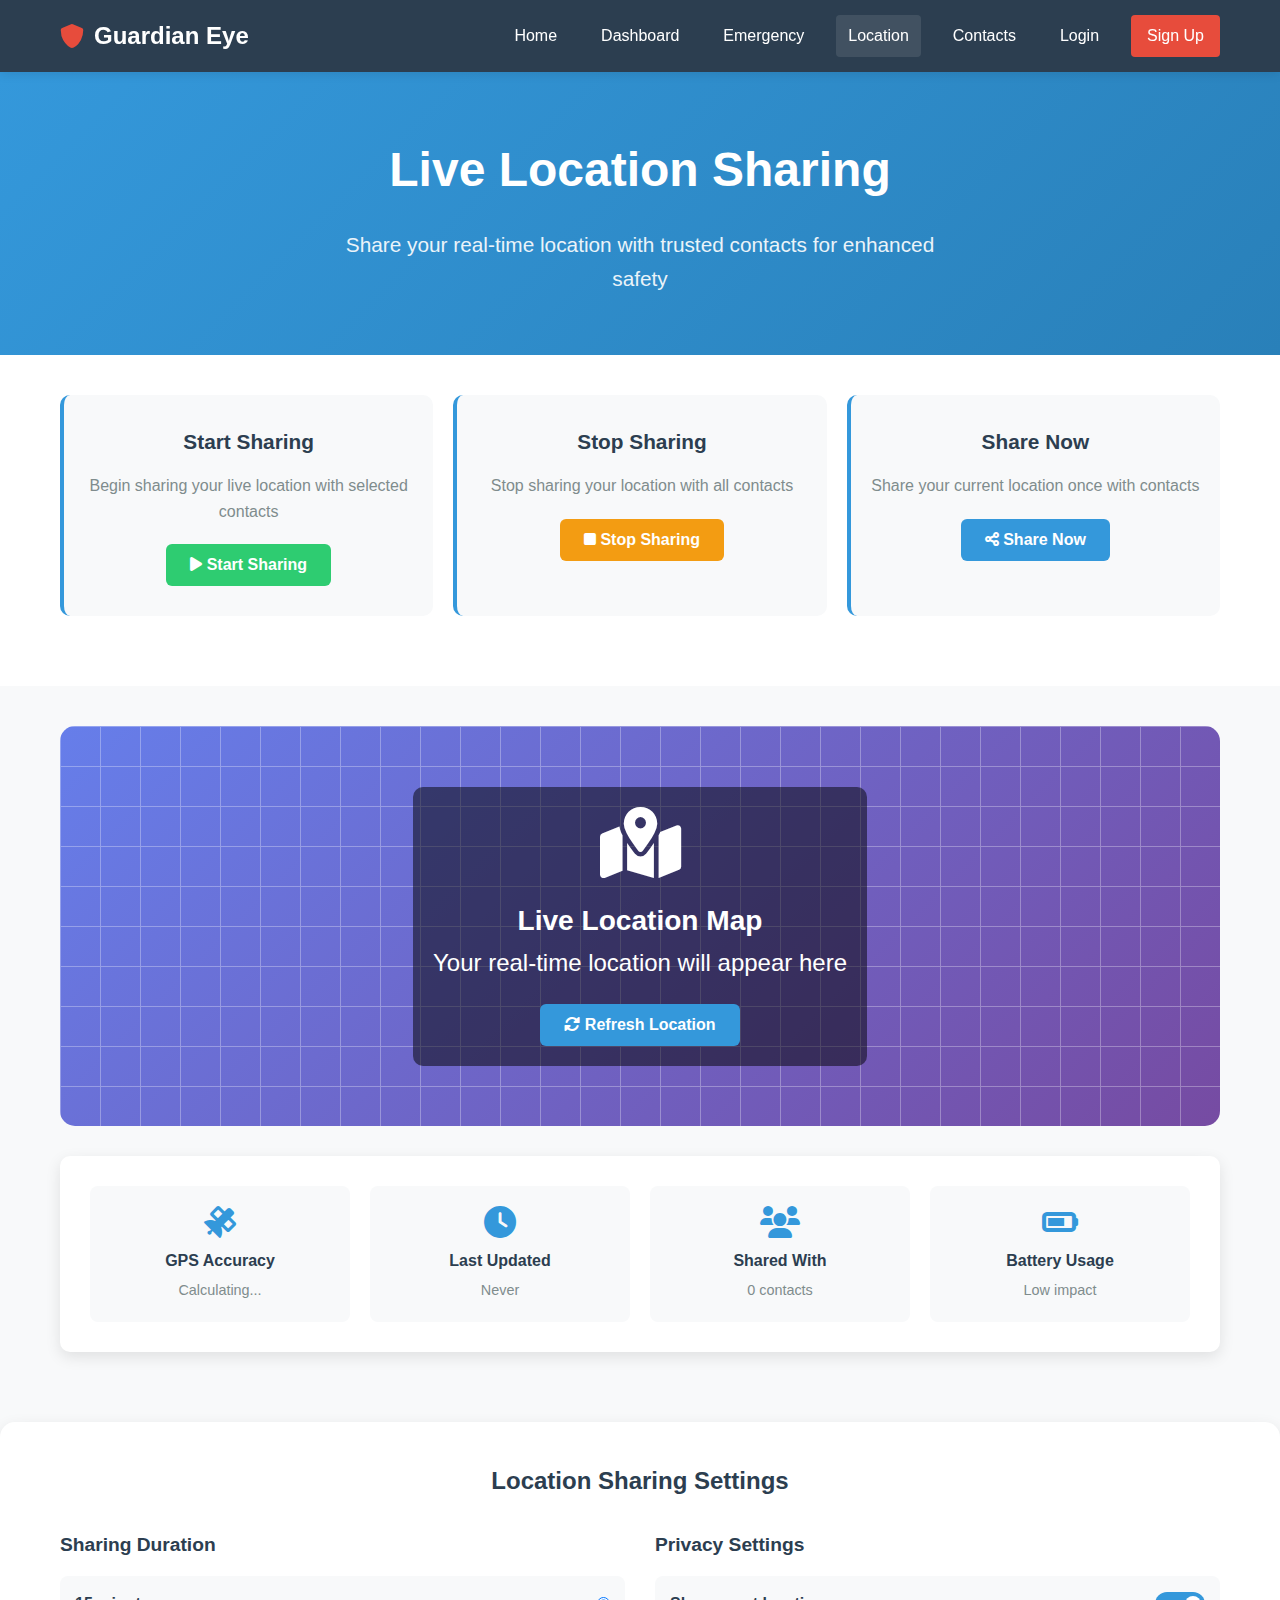
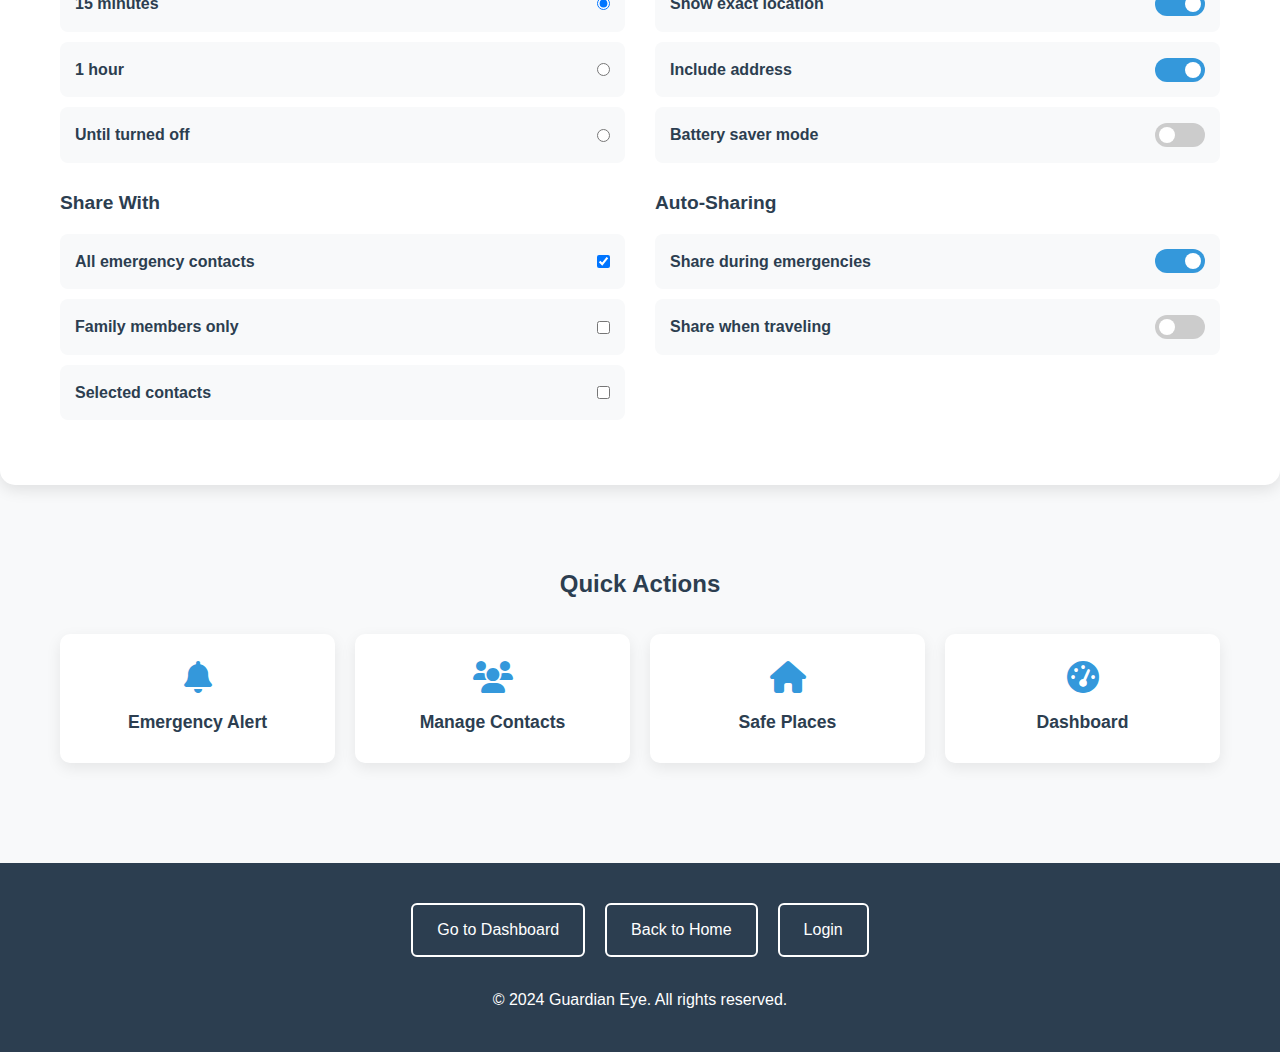
<file: src/main/resources/templates/location.html>
<!DOCTYPE html>
<html lang="en" xmlns:th="http://www.thymeleaf.org">
<head>
    <meta charset="UTF-8">
    <meta name="viewport" content="width=device-width, initial-scale=1.0">
    <title>Location Sharing - Guardian Eye</title>
    <link rel="stylesheet" th:href="@{/css/style.css}">
    <link href="https://cdnjs.cloudflare.com/ajax/libs/font-awesome/6.0.0/css/all.min.css" rel="stylesheet">
    <style>
        * {
            margin: 0;
            padding: 0;
            box-sizing: border-box;
        }

        body {
            font-family: 'Segoe UI', Tahoma, Geneva, Verdana, sans-serif;
            line-height: 1.6;
            color: #333;
            background-color: #f8f9fa;
        }

        .container {
            max-width: 1200px;
            margin: 0 auto;
            padding: 0 20px;
        }

        /* Navigation */
        .navbar {
            background-color: #2c3e50;
            color: white;
            padding: 15px 0;
            box-shadow: 0 2px 10px rgba(0, 0, 0, 0.1);
            position: sticky;
            top: 0;
            z-index: 100;
        }

        .nav-container {
            display: flex;
            justify-content: space-between;
            align-items: center;
        }

        .nav-logo {
            display: flex;
            align-items: center;
            font-size: 1.5rem;
            font-weight: bold;
        }

        .nav-logo i {
            margin-right: 10px;
            color: #e74c3c;
        }

        .nav-menu {
            display: flex;
            align-items: center;
            gap: 20px;
        }

        .nav-link {
            color: white;
            text-decoration: none;
            padding: 8px 12px;
            border-radius: 4px;
            transition: background-color 0.3s;
            white-space: nowrap;
        }

        .nav-link:hover, .nav-link.active {
            background-color: rgba(255, 255, 255, 0.1);
        }

        .btn-signup {
            background-color: #e74c3c;
            color: white;
            padding: 8px 16px;
            border-radius: 4px;
            text-decoration: none;
            transition: background-color 0.3s;
            white-space: nowrap;
        }

        .btn-signup:hover {
            background-color: #c0392b;
        }

        .menu-toggle {
            display: none;
            background: none;
            border: none;
            color: white;
            font-size: 1.5rem;
            cursor: pointer;
            padding: 5px;
        }

        /* Location Header */
        .location-header {
            background: linear-gradient(135deg, #3498db 0%, #2980b9 100%);
            color: white;
            padding: 60px 0;
            text-align: center;
        }

        .location-header h1 {
            font-size: 3rem;
            margin-bottom: 20px;
        }

        .location-header p {
            font-size: 1.3rem;
            opacity: 0.9;
            max-width: 600px;
            margin: 0 auto;
        }

        /* Location Controls */
        .location-controls {
            padding: 40px 0;
            background: white;
        }

        .controls-grid {
            display: grid;
            grid-template-columns: repeat(auto-fit, minmax(250px, 1fr));
            gap: 20px;
            margin-bottom: 30px;
        }

        .control-card {
            background: #f8f9fa;
            padding: 30px 20px;
            border-radius: 10px;
            text-align: center;
            border-left: 4px solid #3498db;
        }

        .control-card h3 {
            color: #2c3e50;
            margin-bottom: 15px;
            font-size: 1.3rem;
        }

        .control-card p {
            color: #7f8c8d;
            margin-bottom: 20px;
        }

        .btn {
            padding: 12px 24px;
            border-radius: 6px;
            text-decoration: none;
            font-weight: bold;
            transition: all 0.3s;
            display: inline-block;
            text-align: center;
            border: none;
            cursor: pointer;
            font-size: 1rem;
            min-width: 140px;
        }

        .btn-primary {
            background-color: #3498db;
            color: white;
        }

        .btn-primary:hover {
            background-color: #2980b9;
            transform: translateY(-2px);
        }

        .btn-success {
            background-color: #2ecc71;
            color: white;
        }

        .btn-success:hover {
            background-color: #27ae60;
            transform: translateY(-2px);
        }

        .btn-warning {
            background-color: #f39c12;
            color: white;
        }

        .btn-warning:hover {
            background-color: #e67e22;
            transform: translateY(-2px);
        }

        /* Map Container */
        .map-container {
            padding: 40px 0;
        }

        .map-placeholder {
            background: linear-gradient(135deg, #667eea 0%, #764ba2 100%);
            height: 400px;
            border-radius: 15px;
            display: flex;
            align-items: center;
            justify-content: center;
            color: white;
            font-size: 1.5rem;
            text-align: center;
            margin-bottom: 30px;
            position: relative;
            overflow: hidden;
        }

        .map-placeholder::before {
            content: '';
            position: absolute;
            top: 0;
            left: 0;
            right: 0;
            bottom: 0;
            background: url('data:image/svg+xml,<svg xmlns="http://www.w3.org/2000/svg" viewBox="0 0 100 100"><defs><pattern id="grid" width="10" height="10" patternUnits="userSpaceOnUse"><path d="M 10 0 L 0 0 0 10" fill="none" stroke="rgba(255,255,255,0.3)" stroke-width="0.5"/></pattern></defs><rect width="100" height="100" fill="url(%23grid)"/></svg>');
        }

        .map-overlay {
            position: relative;
            z-index: 1;
            background: rgba(0,0,0,0.5);
            padding: 20px;
            border-radius: 10px;
        }

        .location-info {
            background: white;
            padding: 30px;
            border-radius: 10px;
            box-shadow: 0 5px 15px rgba(0, 0, 0, 0.1);
            margin-bottom: 30px;
        }

        .info-grid {
            display: grid;
            grid-template-columns: repeat(auto-fit, minmax(200px, 1fr));
            gap: 20px;
        }

        .info-item {
            text-align: center;
            padding: 20px;
            background: #f8f9fa;
            border-radius: 8px;
        }

        .info-item i {
            font-size: 2rem;
            color: #3498db;
            margin-bottom: 10px;
        }

        .info-item h4 {
            color: #2c3e50;
            margin-bottom: 5px;
        }

        .info-item p {
            color: #7f8c8d;
            font-size: 0.9rem;
        }

        /* Sharing Settings */
        .sharing-settings {
            background: white;
            padding: 40px;
            border-radius: 15px;
            box-shadow: 0 5px 15px rgba(0, 0, 0, 0.1);
            margin-bottom: 40px;
        }

        .settings-grid {
            display: grid;
            grid-template-columns: repeat(auto-fit, minmax(300px, 1fr));
            gap: 30px;
        }

        .setting-group {
            margin-bottom: 25px;
        }

        .setting-group h3 {
            color: #2c3e50;
            margin-bottom: 15px;
            font-size: 1.2rem;
        }

        .setting-option {
            display: flex;
            align-items: center;
            justify-content: space-between;
            padding: 15px;
            background: #f8f9fa;
            border-radius: 8px;
            margin-bottom: 10px;
        }

        .setting-option label {
            font-weight: bold;
            color: #2c3e50;
        }

        .toggle-switch {
            position: relative;
            display: inline-block;
            width: 50px;
            height: 24px;
        }

        .toggle-switch input {
            opacity: 0;
            width: 0;
            height: 0;
        }

        .slider {
            position: absolute;
            cursor: pointer;
            top: 0;
            left: 0;
            right: 0;
            bottom: 0;
            background-color: #ccc;
            transition: .4s;
            border-radius: 24px;
        }

        .slider:before {
            position: absolute;
            content: "";
            height: 16px;
            width: 16px;
            left: 4px;
            bottom: 4px;
            background-color: white;
            transition: .4s;
            border-radius: 50%;
        }

        input:checked + .slider {
            background-color: #3498db;
        }

        input:checked + .slider:before {
            transform: translateX(26px);
        }

        /* Quick Actions */
        .quick-actions {
            padding: 40px 0;
        }

        .action-buttons {
            display: grid;
            grid-template-columns: repeat(auto-fit, minmax(200px, 1fr));
            gap: 20px;
        }

        .action-btn {
            background: white;
            padding: 25px 20px;
            border-radius: 10px;
            text-align: center;
            text-decoration: none;
            color: #333;
            transition: all 0.3s;
            box-shadow: 0 5px 15px rgba(0, 0, 0, 0.08);
            border: 2px solid transparent;
        }

        .action-btn:hover {
            transform: translateY(-3px);
            box-shadow: 0 8px 25px rgba(0, 0, 0, 0.15);
            border-color: #3498db;
        }

        .action-btn i {
            font-size: 2rem;
            color: #3498db;
            margin-bottom: 15px;
        }

        .action-btn h4 {
            font-size: 1.1rem;
            color: #2c3e50;
        }

        /* Footer */
        .footer {
            background-color: #2c3e50;
            color: white;
            padding: 40px 0;
            text-align: center;
            margin-top: 60px;
        }

        .quick-access {
            display: flex;
            justify-content: center;
            gap: 20px;
            flex-wrap: wrap;
            margin-bottom: 30px;
        }

        .btn-outline {
            background-color: transparent;
            color: white;
            border: 2px solid white;
            padding: 12px 24px;
            border-radius: 6px;
            text-decoration: none;
            transition: background-color 0.3s;
        }

        .btn-outline:hover {
            background-color: white;
            color: #2c3e50;
        }

        /* Responsive */
        @media (max-width: 768px) {
            .nav-container {
                flex-wrap: wrap;
            }
            
            .menu-toggle {
                display: block;
            }
            
            .nav-menu {
                display: none;
                flex-direction: column;
                width: 100%;
                margin-top: 15px;
                gap: 10px;
            }
            
            .nav-menu.active {
                display: flex;
            }
            
            .nav-link, .btn-signup {
                width: 100%;
                text-align: center;
                margin: 2px 0;
            }

            .location-header h1 {
                font-size: 2.2rem;
            }
            
            .location-header p {
                font-size: 1.1rem;
            }
            
            .map-placeholder {
                height: 300px;
                font-size: 1.2rem;
            }
            
            .sharing-settings {
                padding: 30px 20px;
            }
            
            .settings-grid {
                grid-template-columns: 1fr;
            }
        }

        @media (max-width: 576px) {
            .location-header {
                padding: 40px 0;
            }
            
            .location-controls, .map-container, .quick-actions {
                padding: 30px 0;
            }
            
            .controls-grid, .action-buttons {
                grid-template-columns: 1fr;
            }
            
            .info-grid {
                grid-template-columns: 1fr;
            }
            
            .quick-access {
                flex-direction: column;
                align-items: center;
            }
            
            .btn-outline {
                width: 100%;
                max-width: 300px;
                text-align: center;
            }
        }
    </style>
</head>
<body>
    <!-- Navigation -->
    <nav class="navbar">
        <div class="container">
            <div class="nav-container">
                <div class="nav-logo">
                    <i class="fas fa-shield-alt"></i>
                    <span>Guardian Eye</span>
                </div>
                <button class="menu-toggle" id="menuToggle">
                    <i class="fas fa-bars"></i>
                </button>
                <div class="nav-menu" id="navMenu">
                    <a th:href="@{/}" class="nav-link">Home</a>
                    <a th:href="@{/dashboard}" class="nav-link">Dashboard</a>
                    <a th:href="@{/emergency}" class="nav-link">Emergency</a>
                    <a th:href="@{/location}" class="nav-link active">Location</a>
                    <a th:href="@{/contacts}" class="nav-link">Contacts</a>
                    <a th:href="@{/login}" class="nav-link">Login</a>
                    <a th:href="@{/signup}" class="btn-signup">Sign Up</a>
                </div>
            </div>
        </div>
    </nav>

    <!-- Location Header -->
    <section class="location-header">
        <div class="container">
            <h1>Live Location Sharing</h1>
            <p>Share your real-time location with trusted contacts for enhanced safety</p>
        </div>
    </section>

    <!-- Location Controls -->
    <section class="location-controls">
        <div class="container">
            <div class="controls-grid">
                <div class="control-card">
                    <h3>Start Sharing</h3>
                    <p>Begin sharing your live location with selected contacts</p>
                    <button class="btn btn-success" onclick="startSharing()">
                        <i class="fas fa-play"></i> Start Sharing
                    </button>
                </div>
                <div class="control-card">
                    <h3>Stop Sharing</h3>
                    <p>Stop sharing your location with all contacts</p>
                    <button class="btn btn-warning" onclick="stopSharing()">
                        <i class="fas fa-stop"></i> Stop Sharing
                    </button>
                </div>
                <div class="control-card">
                    <h3>Share Now</h3>
                    <p>Share your current location once with contacts</p>
                    <button class="btn btn-primary" onclick="shareCurrentLocation()">
                        <i class="fas fa-share-alt"></i> Share Now
                    </button>
                </div>
            </div>
        </div>
    </section>

    <!-- Map Container -->
    <section class="map-container">
        <div class="container">
            <div class="map-placeholder">
                <div class="map-overlay">
                    <i class="fas fa-map-marked-alt fa-3x" style="margin-bottom: 20px;"></i>
                    <h3>Live Location Map</h3>
                    <p>Your real-time location will appear here</p>
                    <div style="margin-top: 20px;">
                        <button class="btn btn-primary" onclick="refreshLocation()">
                            <i class="fas fa-sync-alt"></i> Refresh Location
                        </button>
                    </div>
                </div>
            </div>

            <div class="location-info">
                <div class="info-grid">
                    <div class="info-item">
                        <i class="fas fa-satellite"></i>
                        <h4>GPS Accuracy</h4>
                        <p id="accuracyInfo">Calculating...</p>
                    </div>
                    <div class="info-item">
                        <i class="fas fa-clock"></i>
                        <h4>Last Updated</h4>
                        <p id="lastUpdate">Never</p>
                    </div>
                    <div class="info-item">
                        <i class="fas fa-users"></i>
                        <h4>Shared With</h4>
                        <p id="sharedWith">0 contacts</p>
                    </div>
                    <div class="info-item">
                        <i class="fas fa-battery-three-quarters"></i>
                        <h4>Battery Usage</h4>
                        <p>Low impact</p>
                    </div>
                </div>
            </div>
        </div>
    </section>

    <!-- Sharing Settings -->
    <section class="sharing-settings">
        <div class="container">
            <h2 style="text-align: center; margin-bottom: 30px; color: #2c3e50;">Location Sharing Settings</h2>
            <div class="settings-grid">
                <div>
                    <div class="setting-group">
                        <h3>Sharing Duration</h3>
                        <div class="setting-option">
                            <label>15 minutes</label>
                            <input type="radio" name="duration" value="15" checked>
                        </div>
                        <div class="setting-option">
                            <label>1 hour</label>
                            <input type="radio" name="duration" value="60">
                        </div>
                        <div class="setting-option">
                            <label>Until turned off</label>
                            <input type="radio" name="duration" value="0">
                        </div>
                    </div>

                    <div class="setting-group">
                        <h3>Share With</h3>
                        <div class="setting-option">
                            <label>All emergency contacts</label>
                            <input type="checkbox" checked>
                        </div>
                        <div class="setting-option">
                            <label>Family members only</label>
                            <input type="checkbox">
                        </div>
                        <div class="setting-option">
                            <label>Selected contacts</label>
                            <input type="checkbox">
                        </div>
                    </div>
                </div>

                <div>
                    <div class="setting-group">
                        <h3>Privacy Settings</h3>
                        <div class="setting-option">
                            <label>Show exact location</label>
                            <label class="toggle-switch">
                                <input type="checkbox" checked>
                                <span class="slider"></span>
                            </label>
                        </div>
                        <div class="setting-option">
                            <label>Include address</label>
                            <label class="toggle-switch">
                                <input type="checkbox" checked>
                                <span class="slider"></span>
                            </label>
                        </div>
                        <div class="setting-option">
                            <label>Battery saver mode</label>
                            <label class="toggle-switch">
                                <input type="checkbox">
                                <span class="slider"></span>
                            </label>
                        </div>
                    </div>

                    <div class="setting-group">
                        <h3>Auto-Sharing</h3>
                        <div class="setting-option">
                            <label>Share during emergencies</label>
                            <label class="toggle-switch">
                                <input type="checkbox" checked>
                                <span class="slider"></span>
                            </label>
                        </div>
                        <div class="setting-option">
                            <label>Share when traveling</label>
                            <label class="toggle-switch">
                                <input type="checkbox">
                                <span class="slider"></span>
                            </label>
                        </div>
                    </div>
                </div>
            </div>
        </div>
    </section>

    <!-- Quick Actions -->
    <section class="quick-actions">
        <div class="container">
            <h2 style="text-align: center; margin-bottom: 30px; color: #2c3e50;">Quick Actions</h2>
            <div class="action-buttons">
                <a th:href="@{/emergency}" class="action-btn">
                    <i class="fas fa-bell"></i>
                    <h4>Emergency Alert</h4>
                </a>
                <a th:href="@{/contacts}" class="action-btn">
                    <i class="fas fa-users"></i>
                    <h4>Manage Contacts</h4>
                </a>
                <a th:href="@{/safe-places}" class="action-btn">
                    <i class="fas fa-home"></i>
                    <h4>Safe Places</h4>
                </a>
                <a th:href="@{/dashboard}" class="action-btn">
                    <i class="fas fa-tachometer-alt"></i>
                    <h4>Dashboard</h4>
                </a>
            </div>
        </div>
    </section>

    <!-- Footer -->
    <footer class="footer">
        <div class="container">
            <div class="quick-access">
                <a th:href="@{/dashboard}" class="btn-outline">Go to Dashboard</a>
                <a th:href="@{/}" class="btn-outline">Back to Home</a>
                <a th:href="@{/login}" class="btn-outline">Login</a>
            </div>
            <p>&copy; 2024 Guardian Eye. All rights reserved.</p>
        </div>
    </footer>

    <script>
        // Mobile menu toggle functionality
        document.getElementById('menuToggle').addEventListener('click', function() {
            const navMenu = document.getElementById('navMenu');
            navMenu.classList.toggle('active');
            
            const icon = this.querySelector('i');
            if (navMenu.classList.contains('active')) {
                icon.classList.remove('fa-bars');
                icon.classList.add('fa-times');
            } else {
                icon.classList.remove('fa-times');
                icon.classList.add('fa-bars');
            }
        });

        // Close mobile menu when clicking on a link
        document.querySelectorAll('.nav-link').forEach(link => {
            link.addEventListener('click', () => {
                const navMenu = document.getElementById('navMenu');
                const menuToggle = document.getElementById('menuToggle');
                const icon = menuToggle.querySelector('i');
                
                navMenu.classList.remove('active');
                icon.classList.remove('fa-times');
                icon.classList.add('fa-bars');
            });
        });

        // Location sharing functions
        let isSharing = false;
        let watchId = null;

        function startSharing() {
            if (!navigator.geolocation) {
                alert('Geolocation is not supported by this browser.');
                return;
            }

            if (isSharing) {
                alert('Location sharing is already active.');
                return;
            }

            // Request location permission and start sharing
            navigator.geolocation.getCurrentPosition(
                (position) => {
                    isSharing = true;
                    updateSharingStatus(true);
                    
                    // Start watching position
                    watchId = navigator.geolocation.watchPosition(
                        (pos) => {
                            updateLocationInfo(pos);
                            console.log('Location updated:', pos.coords);
                        },
                        (error) => {
                            console.error('Error watching position:', error);
                            alert('Error sharing location: ' + error.message);
                        },
                        {
                            enableHighAccuracy: true,
                            timeout: 10000,
                            maximumAge: 0
                        }
                    );
                    
                    alert('Location sharing started! Your trusted contacts can now see your live location.');
                },
                (error) => {
                    alert('Unable to start location sharing. Please enable location permissions.');
                    console.error('Error getting location:', error);
                }
            );
        }

        function stopSharing() {
            if (!isSharing) {
                alert('Location sharing is not active.');
                return;
            }

            if (watchId) {
                navigator.geolocation.clearWatch(watchId);
                watchId = null;
            }
            
            isSharing = false;
            updateSharingStatus(false);
            alert('Location sharing stopped.');
        }

        function shareCurrentLocation() {
            if (!navigator.geolocation) {
                alert('Geolocation is not supported by this browser.');
                return;
            }

            navigator.geolocation.getCurrentPosition(
                (position) => {
                    const lat = position.coords.latitude;
                    const lng = position.coords.longitude;
                    
                    updateLocationInfo(position);
                    
                    // Simulate sharing with contacts
                    console.log('Sharing current location:', { lat, lng });
                    alert(`Current location shared with your emergency contacts!\nCoordinates: ${lat.toFixed(6)}, ${lng.toFixed(6)}`);
                },
                (error) => {
                    alert('Unable to get your current location. Please check location permissions.');
                }
            );
        }

        function refreshLocation() {
            if (!navigator.geolocation) {
                alert('Geolocation is not supported by this browser.');
                return;
            }

            navigator.geolocation.getCurrentPosition(
                (position) => {
                    updateLocationInfo(position);
                    alert('Location refreshed successfully!');
                },
                (error) => {
                    alert('Unable to refresh location. Please check location permissions.');
                }
            );
        }

        function updateLocationInfo(position) {
            const accuracy = position.coords.accuracy;
            const timestamp = new Date(position.timestamp);
            
            document.getElementById('accuracyInfo').textContent = `±${Math.round(accuracy)} meters`;
            document.getElementById('lastUpdate').textContent = timestamp.toLocaleTimeString();
        }

        function updateSharingStatus(sharing) {
            const sharedWithElement = document.getElementById('sharedWith');
            if (sharing) {
                sharedWithElement.textContent = '3 contacts'; // Sample data
                sharedWithElement.style.color = '#2ecc71';
            } else {
                sharedWithElement.textContent = '0 contacts';
                sharedWithElement.style.color = '#7f8c8d';
            }
        }

        // Initialize location info
        document.addEventListener('DOMContentLoaded', function() {
            // Try to get initial location
            if (navigator.geolocation) {
                navigator.geolocation.getCurrentPosition(
                    (position) => {
                        updateLocationInfo(position);
                    },
                    (error) => {
                        console.log('Location not available:', error.message);
                    }
                );
            }
        });
    </script>
</body>
</html>
</file>
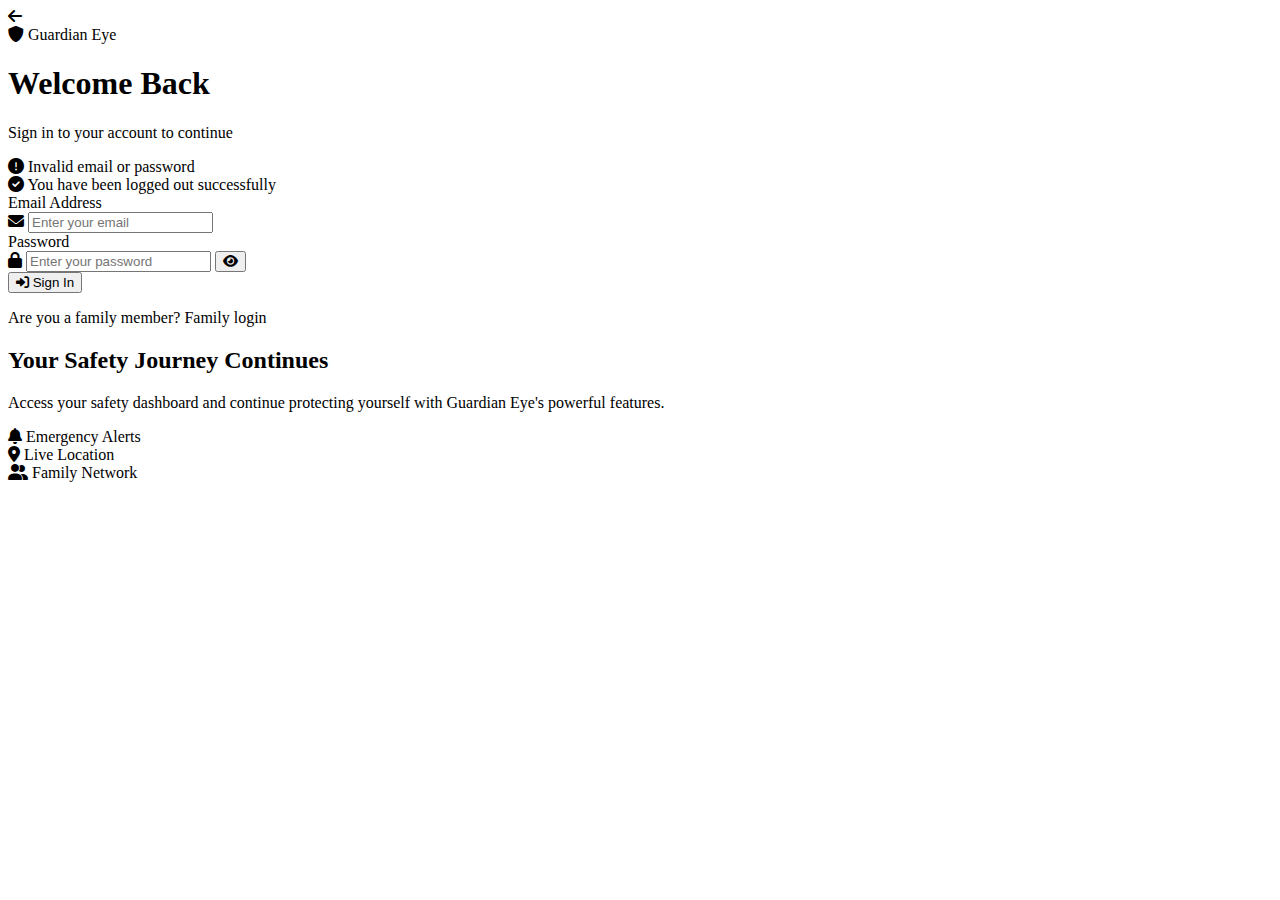
<file: src/main/resources/templates/login.html>
<!DOCTYPE html>
<html lang="en" xmlns:th="http://www.thymeleaf.org">
<head>
    <meta charset="UTF-8">
    <meta name="viewport" content="width=device-width, initial-scale=1.0">
    <title>User Login - Guardian Eye</title>
    <link rel="stylesheet" th:href="@{/css/style.css}">
    <link href="https://cdnjs.cloudflare.com/ajax/libs/font-awesome/6.0.0/css/all.min.css" rel="stylesheet">
    <style>
        .test-credentials {
            background: linear-gradient(135deg, #667eea 0%, #764ba2 100%);
            color: white;
            padding: 15px;
            border-radius: 10px;
            margin: 20px 0;
            border-left: 4px solid #fbbf24;
        }
        
        .test-credentials h4 {
            margin: 0 0 10px 0;
            display: flex;
            align-items: center;
            gap: 8px;
            color: #fbbf24;
        }
        
        .test-credentials h4 i {
            color: #fbbf24;
        }
        
        .credential-item {
            display: flex;
            justify-content: space-between;
            align-items: center;
            padding: 8px 0;
            border-bottom: 1px solid rgba(255,255,255,0.1);
        }
        
        .credential-item:last-child {
            border-bottom: none;
        }
        
        .credential-label {
            font-weight: 600;
            color: #fbbf24;
        }
        
        .credential-value {
            font-family: 'Courier New', monospace;
            background: rgba(0,0,0,0.2);
            padding: 4px 8px;
            border-radius: 4px;
            cursor: pointer;
            transition: all 0.3s ease;
        }
        
        .credential-value:hover {
            background: rgba(0,0,0,0.3);
        }
        
        .copy-hint {
            font-size: 0.8em;
            color: #d1d5db;
            margin-top: 10px;
            text-align: center;
        }
        
        .quick-fill-buttons {
            display: flex;
            gap: 10px;
            margin-top: 15px;
        }
        
        .quick-fill-btn {
            flex: 1;
            padding: 8px 12px;
            background: rgba(251, 191, 36, 0.2);
            border: 1px solid #fbbf24;
            color: #fbbf24;
            border-radius: 5px;
            cursor: pointer;
            font-size: 0.9em;
            transition: all 0.3s ease;
        }
        
        .quick-fill-btn:hover {
            background: #fbbf24;
            color: #1f2937;
        }
    </style>
</head>
<body class="auth-page">
    <div class="auth-container">
        <div class="auth-card">
            <div class="auth-header">
                <a th:href="@{/}" class="back-home">
                    <i class="fas fa-arrow-left"></i>
                </a>
                <div class="auth-logo">
                    <i class="fas fa-shield-alt"></i>
                    <span>Guardian Eye</span>
                </div>
                <h1>Welcome Back</h1>
                <p>Sign in to your account to continue</p>
                
                <!-- Display error message if login fails -->
                <div th:if="${param.error}" class="alert alert-error">
                    <i class="fas fa-exclamation-circle"></i>
                    Invalid email or password
                </div>
                
                <!-- Display message if logout -->
                <div th:if="${param.logout}" class="alert alert-success">
                    <i class="fas fa-check-circle"></i>
                    You have been logged out successfully
                </div>
            </div>

            

            <!-- Login Form -->
           <form class="auth-form" th:action="@{/perform_login}" method="post" id="loginForm">
    <div class="form-group">
        <label for="username">Email Address</label>
        <div class="input-with-icon">
            <i class="fas fa-envelope"></i>
            <!-- MUST BE name="username" - Spring Security expects this -->
            <input type="email" id="username" name="username" placeholder="Enter your email" required>
        </div>
    </div>

    <div class="form-group">
        <label for="password">Password</label>
        <div class="input-with-icon">
            <i class="fas fa-lock"></i>
            <!-- MUST BE name="password" -->
            <input type="password" id="password" name="password" placeholder="Enter your password" required>
            <button type="button" class="toggle-password" onclick="togglePassword('password')">
                <i class="fas fa-eye"></i>
            </button>
        </div>
    </div>

    <button type="submit" class="btn-primary btn-full">
        <i class="fas fa-sign-in-alt"></i>
        Sign In
    </button>
</form>

            <div class="auth-footer">
                <p>Are you a family member? <a th:href="@{/family-login}">Family login</a></p>
            </div>
        </div>

        <div class="auth-hero">
            <div class="hero-content">
                <h2>Your Safety Journey Continues</h2>
                <p>Access your safety dashboard and continue protecting yourself with Guardian Eye's powerful features.</p>
                <div class="feature-list">
                    <div class="feature-item">
                        <i class="fas fa-bell"></i>
                        <span>Emergency Alerts</span>
                    </div>
                    <div class="feature-item">
                        <i class="fas fa-map-marker-alt"></i>
                        <span>Live Location</span>
                    </div>
                    <div class="feature-item">
                        <i class="fas fa-user-friends"></i>
                        <span>Family Network</span>
                    </div>
                </div>
                
                <!-- Additional test users info -->
                
                </div>
            </div>
        </div>
    </div>

    <script th:src="@{/js/auth.js}"></script>
    <script>
        // Function to auto-fill credentials
        function fillCredentials(email, password) {
    document.getElementById('username').value = email; // Changed to 'username'
    document.getElementById('password').value = password;
    
}
            
            // Show confirmation
            const quickFillBtn = document.querySelector('.quick-fill-btn');
            const originalText = quickFillBtn.innerHTML;
            quickFillBtn.innerHTML = '<i class="fas fa-check"></i> Credentials Filled!';
            quickFillBtn.style.background = '#10b981';
            quickFillBtn.style.borderColor = '#10b981';
            quickFillBtn.style.color = 'white';
            
            setTimeout(() => {
                quickFillBtn.innerHTML = originalText;
                quickFillBtn.style.background = '';
                quickFillBtn.style.borderColor = '';
                quickFillBtn.style.color = '';
            }, 2000);
        }
        
        // Enhanced password toggle function
        function togglePassword(fieldId) {
            const passwordField = document.getElementById(fieldId);
            const toggleButton = passwordField.parentNode.querySelector('.toggle-password');
            const icon = toggleButton.querySelector('i');
            
            if (passwordField.type === 'password') {
                passwordField.type = 'text';
                icon.classList.remove('fa-eye');
                icon.classList.add('fa-eye-slash');
            } else {
                passwordField.type = 'password';
                icon.classList.remove('fa-eye-slash');
                icon.classList.add('fa-eye');
            }
        }
        
        // Auto-fill test credentials on page load (optional)
        document.addEventListener('DOMContentLoaded', function() {
            // Uncomment the line below to auto-fill credentials on page load
            // fillCredentials('test@example.com', 'password123');
        });
    </script>
</body>
</html>
</file>
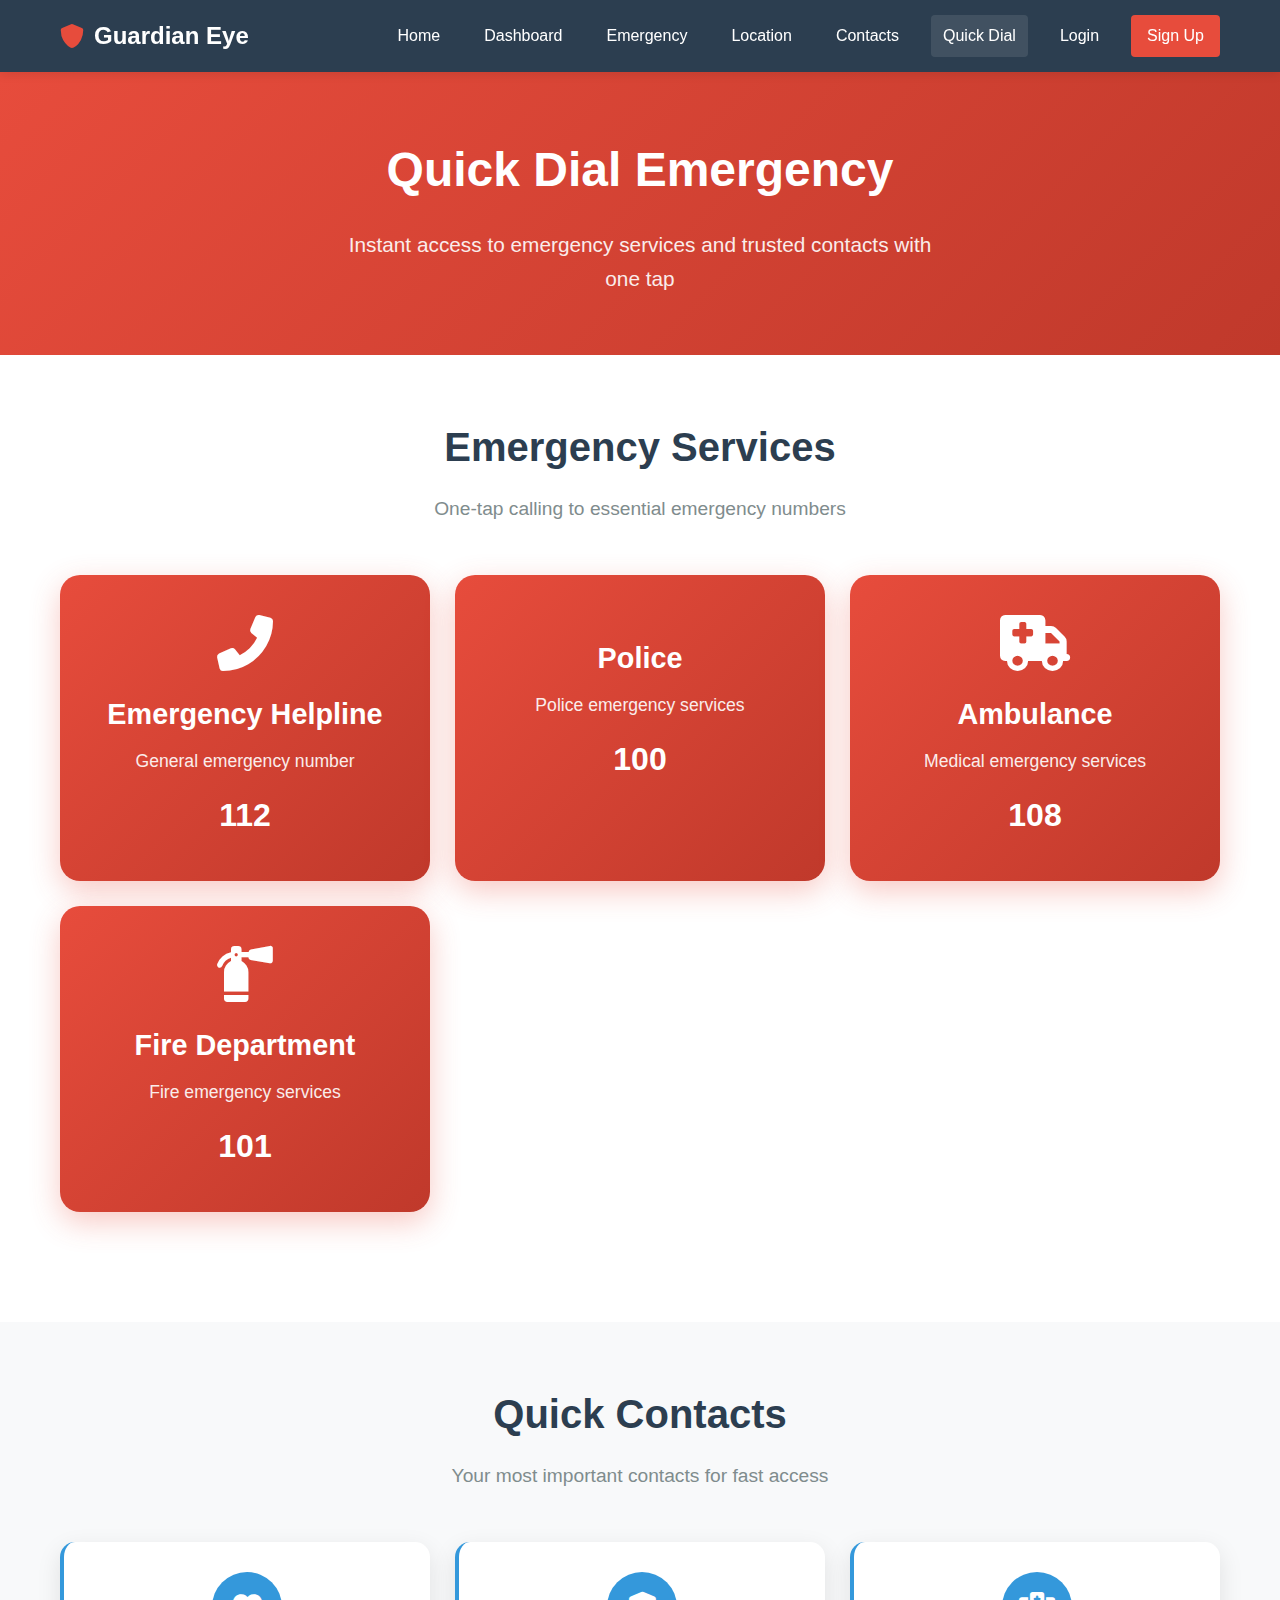
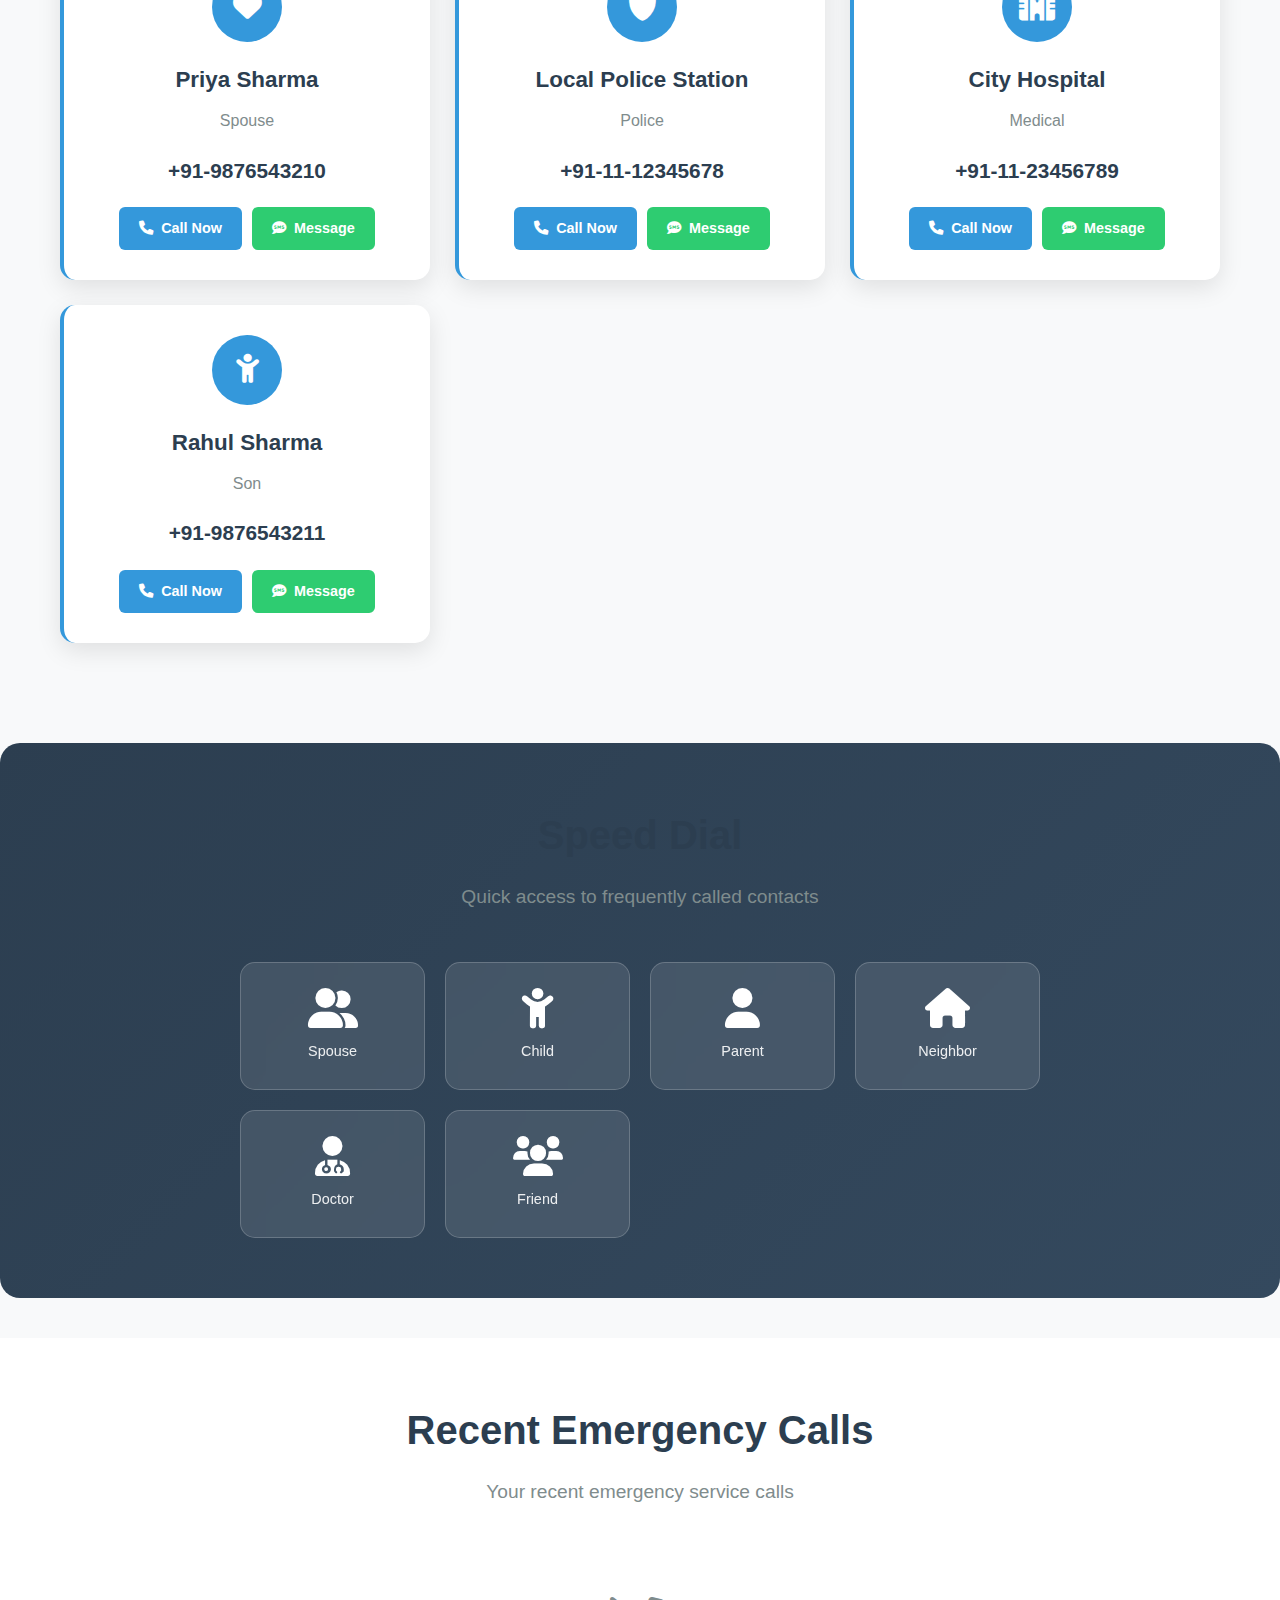
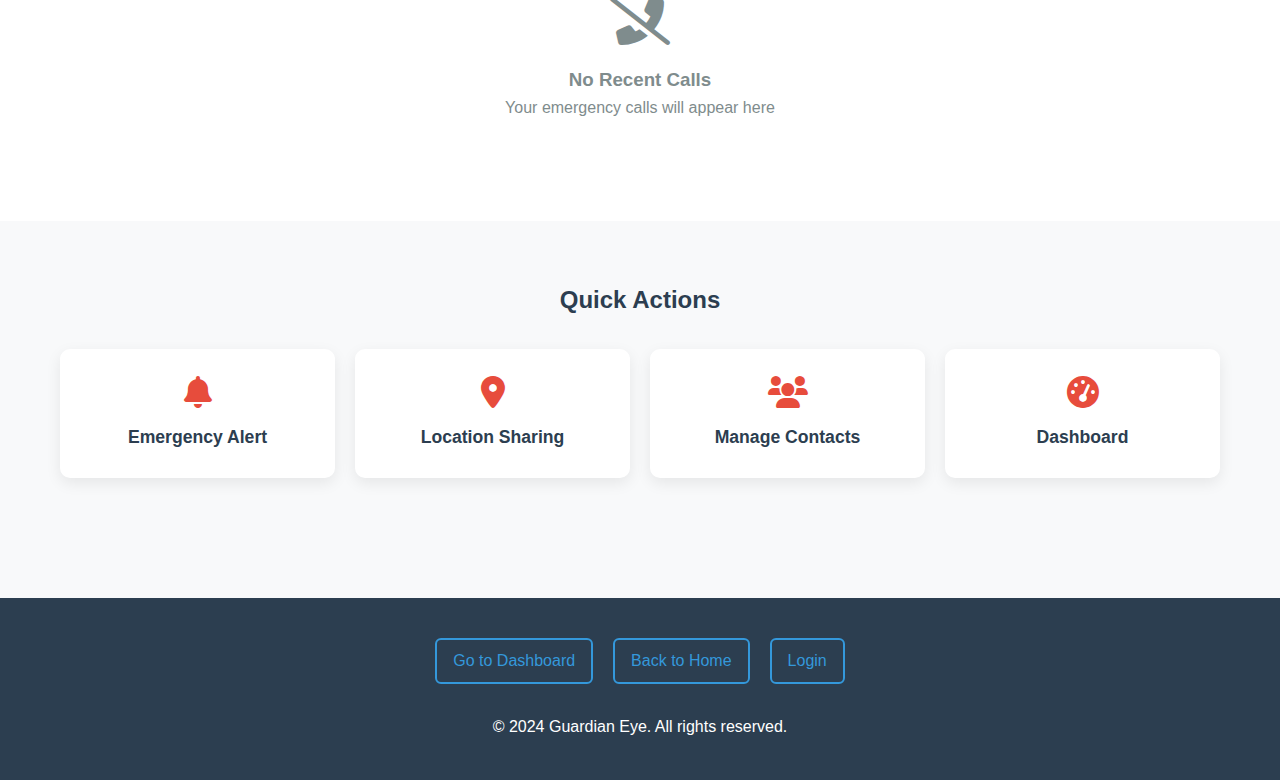
<file: src/main/resources/templates/quick-dial.html>
<!DOCTYPE html>
<html lang="en" xmlns:th="http://www.thymeleaf.org">
<head>
    <meta charset="UTF-8">
    <meta name="viewport" content="width=device-width, initial-scale=1.0">
    <title>Quick Dial - Guardian Eye</title>
    <link rel="stylesheet" th:href="@{/css/style.css}">
    <link href="https://cdnjs.cloudflare.com/ajax/libs/font-awesome/6.0.0/css/all.min.css" rel="stylesheet">
    <style>
        * {
            margin: 0;
            padding: 0;
            box-sizing: border-box;
        }

        body {
            font-family: 'Segoe UI', Tahoma, Geneva, Verdana, sans-serif;
            line-height: 1.6;
            color: #333;
            background-color: #f8f9fa;
        }

        .container {
            max-width: 1200px;
            margin: 0 auto;
            padding: 0 20px;
        }

        /* Navigation */
        .navbar {
            background-color: #2c3e50;
            color: white;
            padding: 15px 0;
            box-shadow: 0 2px 10px rgba(0, 0, 0, 0.1);
            position: sticky;
            top: 0;
            z-index: 100;
        }

        .nav-container {
            display: flex;
            justify-content: space-between;
            align-items: center;
        }

        .nav-logo {
            display: flex;
            align-items: center;
            font-size: 1.5rem;
            font-weight: bold;
        }

        .nav-logo i {
            margin-right: 10px;
            color: #e74c3c;
        }

        .nav-menu {
            display: flex;
            align-items: center;
            gap: 20px;
        }

        .nav-link {
            color: white;
            text-decoration: none;
            padding: 8px 12px;
            border-radius: 4px;
            transition: background-color 0.3s;
            white-space: nowrap;
        }

        .nav-link:hover, .nav-link.active {
            background-color: rgba(255, 255, 255, 0.1);
        }

        .btn-signup {
            background-color: #e74c3c;
            color: white;
            padding: 8px 16px;
            border-radius: 4px;
            text-decoration: none;
            transition: background-color 0.3s;
            white-space: nowrap;
        }

        .btn-signup:hover {
            background-color: #c0392b;
        }

        .menu-toggle {
            display: none;
            background: none;
            border: none;
            color: white;
            font-size: 1.5rem;
            cursor: pointer;
            padding: 5px;
        }

        /* Quick Dial Header */
        .quick-dial-header {
            background: linear-gradient(135deg, #e74c3c 0%, #c0392b 100%);
            color: white;
            padding: 60px 0;
            text-align: center;
        }

        .quick-dial-header h1 {
            font-size: 3rem;
            margin-bottom: 20px;
        }

        .quick-dial-header p {
            font-size: 1.3rem;
            opacity: 0.9;
            max-width: 600px;
            margin: 0 auto;
        }

        /* Emergency Quick Dial */
        .emergency-dial {
            padding: 60px 0;
            background: white;
        }

        .section-title {
            text-align: center;
            margin-bottom: 50px;
        }

        .section-title h2 {
            font-size: 2.5rem;
            color: #2c3e50;
            margin-bottom: 15px;
        }

        .section-title p {
            font-size: 1.2rem;
            color: #7f8c8d;
            max-width: 600px;
            margin: 0 auto;
        }

        .emergency-buttons {
            display: grid;
            grid-template-columns: repeat(auto-fit, minmax(280px, 1fr));
            gap: 25px;
            margin-bottom: 50px;
        }

        .emergency-btn {
            background: linear-gradient(135deg, #e74c3c 0%, #c0392b 100%);
            color: white;
            padding: 40px 30px;
            border-radius: 20px;
            text-align: center;
            text-decoration: none;
            transition: all 0.3s;
            box-shadow: 0 10px 30px rgba(231, 76, 60, 0.3);
            position: relative;
            overflow: hidden;
        }

        .emergency-btn::before {
            content: '';
            position: absolute;
            top: 0;
            left: -100%;
            width: 100%;
            height: 100%;
            background: linear-gradient(90deg, transparent, rgba(255,255,255,0.2), transparent);
            transition: left 0.5s;
        }

        .emergency-btn:hover::before {
            left: 100%;
        }

        .emergency-btn:hover {
            transform: translateY(-5px) scale(1.02);
            box-shadow: 0 15px 40px rgba(231, 76, 60, 0.4);
        }

        .emergency-btn i {
            font-size: 3.5rem;
            margin-bottom: 20px;
            display: block;
        }

        .emergency-btn h3 {
            font-size: 1.8rem;
            margin-bottom: 10px;
            font-weight: bold;
        }

        .emergency-btn p {
            opacity: 0.9;
            font-size: 1.1rem;
        }

        .emergency-btn .number {
            font-size: 2rem;
            font-weight: bold;
            margin-top: 15px;
            display: block;
        }

        /* Quick Contacts */
        .quick-contacts {
            padding: 60px 0;
        }

        .contacts-grid {
            display: grid;
            grid-template-columns: repeat(auto-fill, minmax(300px, 1fr));
            gap: 25px;
        }

        .contact-card {
            background: white;
            padding: 30px 25px;
            border-radius: 15px;
            box-shadow: 0 8px 25px rgba(0, 0, 0, 0.1);
            text-align: center;
            transition: transform 0.3s, box-shadow 0.3s;
            border-left: 4px solid #3498db;
        }

        .contact-card:hover {
            transform: translateY(-5px);
            box-shadow: 0 15px 35px rgba(0, 0, 0, 0.15);
        }

        .contact-icon {
            width: 70px;
            height: 70px;
            border-radius: 50%;
            background: #3498db;
            margin: 0 auto 20px;
            display: flex;
            align-items: center;
            justify-content: center;
            color: white;
            font-size: 1.8rem;
        }

        .contact-card h3 {
            color: #2c3e50;
            margin-bottom: 10px;
            font-size: 1.4rem;
        }

        .contact-card p {
            color: #7f8c8d;
            margin-bottom: 20px;
        }

        .contact-number {
            font-size: 1.3rem;
            font-weight: bold;
            color: #2c3e50;
            margin-bottom: 20px;
            display: block;
        }

        .contact-actions {
            display: flex;
            gap: 10px;
            justify-content: center;
        }

        .btn {
            padding: 10px 20px;
            border-radius: 6px;
            text-decoration: none;
            font-weight: bold;
            transition: all 0.3s;
            border: none;
            cursor: pointer;
            font-size: 0.9rem;
            display: inline-flex;
            align-items: center;
            gap: 8px;
        }

        .btn-primary {
            background-color: #3498db;
            color: white;
        }

        .btn-primary:hover {
            background-color: #2980b9;
            transform: translateY(-2px);
        }

        .btn-success {
            background-color: #2ecc71;
            color: white;
        }

        .btn-success:hover {
            background-color: #27ae60;
            transform: translateY(-2px);
        }

        /* Speed Dial */
        .speed-dial {
            background: linear-gradient(135deg, #2c3e50 0%, #34495e 100%);
            color: white;
            padding: 60px 0;
            border-radius: 20px;
            margin: 40px 0;
        }

        .speed-dial-buttons {
            display: grid;
            grid-template-columns: repeat(auto-fit, minmax(150px, 1fr));
            gap: 20px;
            max-width: 800px;
            margin: 0 auto;
        }

        .speed-dial-btn {
            background: rgba(255, 255, 255, 0.1);
            padding: 25px 15px;
            border-radius: 15px;
            text-align: center;
            text-decoration: none;
            color: white;
            transition: all 0.3s;
            backdrop-filter: blur(10px);
            border: 1px solid rgba(255, 255, 255, 0.2);
        }

        .speed-dial-btn:hover {
            background: rgba(255, 255, 255, 0.2);
            transform: translateY(-3px);
        }

        .speed-dial-btn i {
            font-size: 2.5rem;
            margin-bottom: 10px;
            display: block;
        }

        .speed-dial-btn span {
            font-size: 0.9rem;
            opacity: 0.9;
        }

        /* Recent Calls */
        .recent-calls {
            padding: 60px 0;
            background: white;
        }

        .calls-list {
            max-width: 800px;
            margin: 0 auto;
        }

        .call-item {
            display: flex;
            align-items: center;
            justify-content: space-between;
            padding: 20px;
            border-bottom: 1px solid #e9ecef;
            transition: background-color 0.3s;
        }

        .call-item:hover {
            background-color: #f8f9fa;
        }

        .call-info {
            display: flex;
            align-items: center;
            gap: 15px;
        }

        .call-icon {
            width: 50px;
            height: 50px;
            border-radius: 50%;
            background: #f8f9fa;
            display: flex;
            align-items: center;
            justify-content: center;
            color: #3498db;
            font-size: 1.2rem;
        }

        .call-details h4 {
            color: #2c3e50;
            margin-bottom: 5px;
        }

        .call-details p {
            color: #7f8c8d;
            font-size: 0.9rem;
        }

        .call-actions {
            display: flex;
            gap: 10px;
        }

        .btn-outline {
            background: transparent;
            border: 2px solid #3498db;
            color: #3498db;
            padding: 8px 16px;
            border-radius: 6px;
            text-decoration: none;
            transition: all 0.3s;
        }

        .btn-outline:hover {
            background: #3498db;
            color: white;
        }

        /* Quick Actions */
        .quick-actions {
            padding: 60px 0;
        }

        .action-buttons {
            display: grid;
            grid-template-columns: repeat(auto-fit, minmax(200px, 1fr));
            gap: 20px;
        }

        .action-btn {
            background: white;
            padding: 25px 20px;
            border-radius: 10px;
            text-align: center;
            text-decoration: none;
            color: #333;
            transition: all 0.3s;
            box-shadow: 0 5px 15px rgba(0, 0, 0, 0.08);
            border: 2px solid transparent;
        }

        .action-btn:hover {
            transform: translateY(-3px);
            box-shadow: 0 8px 25px rgba(0, 0, 0, 0.15);
            border-color: #e74c3c;
        }

        .action-btn i {
            font-size: 2rem;
            color: #e74c3c;
            margin-bottom: 15px;
        }

        .action-btn h4 {
            font-size: 1.1rem;
            color: #2c3e50;
        }

        /* Footer */
        .footer {
            background-color: #2c3e50;
            color: white;
            padding: 40px 0;
            text-align: center;
            margin-top: 60px;
        }

        .quick-access {
            display: flex;
            justify-content: center;
            gap: 20px;
            flex-wrap: wrap;
            margin-bottom: 30px;
        }

        /* Responsive */
        @media (max-width: 768px) {
            .nav-container {
                flex-wrap: wrap;
            }
            
            .menu-toggle {
                display: block;
            }
            
            .nav-menu {
                display: none;
                flex-direction: column;
                width: 100%;
                margin-top: 15px;
                gap: 10px;
            }
            
            .nav-menu.active {
                display: flex;
            }
            
            .nav-link, .btn-signup {
                width: 100%;
                text-align: center;
                margin: 2px 0;
            }

            .quick-dial-header h1 {
                font-size: 2.2rem;
            }
            
            .quick-dial-header p {
                font-size: 1.1rem;
            }
            
            .emergency-buttons {
                grid-template-columns: 1fr;
            }
            
            .contacts-grid {
                grid-template-columns: 1fr;
            }
            
            .speed-dial-buttons {
                grid-template-columns: repeat(3, 1fr);
            }
            
            .call-item {
                flex-direction: column;
                gap: 15px;
                text-align: center;
            }
            
            .call-info {
                flex-direction: column;
            }
        }

        @media (max-width: 576px) {
            .quick-dial-header {
                padding: 40px 0;
            }
            
            .emergency-dial, .quick-contacts, .recent-calls, .quick-actions {
                padding: 40px 0;
            }
            
            .section-title h2 {
                font-size: 2rem;
            }
            
            .emergency-btn {
                padding: 30px 20px;
            }
            
            .speed-dial-buttons {
                grid-template-columns: repeat(2, 1fr);
            }
            
            .action-buttons {
                grid-template-columns: 1fr;
            }
            
            .quick-access {
                flex-direction: column;
                align-items: center;
            }
        }
    </style>
</head>
<body>
    <!-- Navigation -->
    <nav class="navbar">
        <div class="container">
            <div class="nav-container">
                <div class="nav-logo">
                    <i class="fas fa-shield-alt"></i>
                    <span>Guardian Eye</span>
                </div>
                <button class="menu-toggle" id="menuToggle">
                    <i class="fas fa-bars"></i>
                </button>
                <div class="nav-menu" id="navMenu">
                    <a th:href="@{/}" class="nav-link">Home</a>
                    <a th:href="@{/dashboard}" class="nav-link">Dashboard</a>
                    <a th:href="@{/emergency}" class="nav-link">Emergency</a>
                    <a th:href="@{/location}" class="nav-link">Location</a>
                    <a th:href="@{/contacts}" class="nav-link">Contacts</a>
                    <a th:href="@{/quick-dial}" class="nav-link active">Quick Dial</a>
                    <a th:href="@{/login}" class="nav-link">Login</a>
                    <a th:href="@{/signup}" class="btn-signup">Sign Up</a>
                </div>
            </div>
        </div>
    </nav>

    <!-- Quick Dial Header -->
    <section class="quick-dial-header">
        <div class="container">
            <h1>Quick Dial Emergency</h1>
            <p>Instant access to emergency services and trusted contacts with one tap</p>
        </div>
    </section>

    <!-- Emergency Quick Dial -->
    <section class="emergency-dial">
        <div class="container">
            <div class="section-title">
                <h2>Emergency Services</h2>
                <p>One-tap calling to essential emergency numbers</p>
            </div>

            <div class="emergency-buttons">
                <a href="tel:112" class="emergency-btn" onclick="logEmergencyCall('112', 'Emergency Helpline')">
                    <i class="fas fa-phone-alt"></i>
                    <h3>Emergency Helpline</h3>
                    <p>General emergency number</p>
                    <span class="number">112</span>
                </a>

                <a href="tel:100" class="emergency-btn" onclick="logEmergencyCall('100', 'Police')">
                    <i class="fas fa-police-box"></i>
                    <h3>Police</h3>
                    <p>Police emergency services</p>
                    <span class="number">100</span>
                </a>

                <a href="tel:108" class="emergency-btn" onclick="logEmergencyCall('108', 'Ambulance')">
                    <i class="fas fa-ambulance"></i>
                    <h3>Ambulance</h3>
                    <p>Medical emergency services</p>
                    <span class="number">108</span>
                </a>

                <a href="tel:101" class="emergency-btn" onclick="logEmergencyCall('101', 'Fire Department')">
                    <i class="fas fa-fire-extinguisher"></i>
                    <h3>Fire Department</h3>
                    <p>Fire emergency services</p>
                    <span class="number">101</span>
                </a>
            </div>
        </div>
    </section>

    <!-- Quick Contacts -->
    <section class="quick-contacts">
        <div class="container">
            <div class="section-title">
                <h2>Quick Contacts</h2>
                <p>Your most important contacts for fast access</p>
            </div>

            <div class="contacts-grid" id="quickContactsGrid">
                <!-- Quick contacts will be loaded here dynamically -->
            </div>
        </div>
    </section>

    <!-- Speed Dial -->
    <section class="speed-dial">
        <div class="container">
            <div class="section-title" style="color: white;">
                <h2>Speed Dial</h2>
                <p>Quick access to frequently called contacts</p>
            </div>

            <div class="speed-dial-buttons">
                <a href="tel:+91-9876543210" class="speed-dial-btn" onclick="logEmergencyCall('+91-9876543210', 'Priya Sharma')">
                    <i class="fas fa-user-friends"></i>
                    <span>Spouse</span>
                </a>
                <a href="tel:+91-9876543211" class="speed-dial-btn" onclick="logEmergencyCall('+91-9876543211', 'Rahul Sharma')">
                    <i class="fas fa-child"></i>
                    <span>Child</span>
                </a>
                <a href="tel:+91-9876543212" class="speed-dial-btn" onclick="logEmergencyCall('+91-9876543212', 'Anita Sharma')">
                    <i class="fas fa-user"></i>
                    <span>Parent</span>
                </a>
                <a href="tel:+91-9876543213" class="speed-dial-btn" onclick="logEmergencyCall('+91-9876543213', 'Neighbor')">
                    <i class="fas fa-home"></i>
                    <span>Neighbor</span>
                </a>
                <a href="tel:+91-9876543214" class="speed-dial-btn" onclick="logEmergencyCall('+91-9876543214', 'Doctor')">
                    <i class="fas fa-user-md"></i>
                    <span>Doctor</span>
                </a>
                <a href="tel:+91-9876543215" class="speed-dial-btn" onclick="logEmergencyCall('+91-9876543215', 'Friend')">
                    <i class="fas fa-users"></i>
                    <span>Friend</span>
                </a>
            </div>
        </div>
    </section>

    <!-- Recent Calls -->
    <section class="recent-calls">
        <div class="container">
            <div class="section-title">
                <h2>Recent Emergency Calls</h2>
                <p>Your recent emergency service calls</p>
            </div>

            <div class="calls-list" id="recentCallsList">
                <!-- Recent calls will be loaded here dynamically -->
            </div>
        </div>
    </section>

    <!-- Quick Actions -->
    <section class="quick-actions">
        <div class="container">
            <h2 style="text-align: center; margin-bottom: 30px; color: #2c3e50;">Quick Actions</h2>
            <div class="action-buttons">
                <a th:href="@{/emergency}" class="action-btn">
                    <i class="fas fa-bell"></i>
                    <h4>Emergency Alert</h4>
                </a>
                <a th:href="@{/location}" class="action-btn">
                    <i class="fas fa-map-marker-alt"></i>
                    <h4>Location Sharing</h4>
                </a>
                <a th:href="@{/contacts}" class="action-btn">
                    <i class="fas fa-users"></i>
                    <h4>Manage Contacts</h4>
                </a>
                <a th:href="@{/dashboard}" class="action-btn">
                    <i class="fas fa-tachometer-alt"></i>
                    <h4>Dashboard</h4>
                </a>
            </div>
        </div>
    </section>

    <!-- Footer -->
    <footer class="footer">
        <div class="container">
            <div class="quick-access">
                <a th:href="@{/dashboard}" class="btn-outline">Go to Dashboard</a>
                <a th:href="@{/}" class="btn-outline">Back to Home</a>
                <a th:href="@{/login}" class="btn-outline">Login</a>
            </div>
            <p>&copy; 2024 Guardian Eye. All rights reserved.</p>
        </div>
    </footer>

    <script>
        // Mobile menu toggle functionality
        document.getElementById('menuToggle').addEventListener('click', function() {
            const navMenu = document.getElementById('navMenu');
            navMenu.classList.toggle('active');
            
            const icon = this.querySelector('i');
            if (navMenu.classList.contains('active')) {
                icon.classList.remove('fa-bars');
                icon.classList.add('fa-times');
            } else {
                icon.classList.remove('fa-times');
                icon.classList.add('fa-bars');
            }
        });

        // Close mobile menu when clicking on a link
        document.querySelectorAll('.nav-link').forEach(link => {
            link.addEventListener('click', () => {
                const navMenu = document.getElementById('navMenu');
                const menuToggle = document.getElementById('menuToggle');
                const icon = menuToggle.querySelector('i');
                
                navMenu.classList.remove('active');
                icon.classList.remove('fa-times');
                icon.classList.add('fa-bars');
            });
        });

        // Quick contacts data
        const quickContacts = [
            {
                name: 'Priya Sharma',
                relation: 'Spouse',
                phone: '+91-9876543210',
                type: 'family',
                icon: 'fas fa-heart'
            },
            {
                name: 'Local Police Station',
                relation: 'Police',
                phone: '+91-11-12345678',
                type: 'emergency',
                icon: 'fas fa-shield-alt'
            },
            {
                name: 'City Hospital',
                relation: 'Medical',
                phone: '+91-11-23456789',
                type: 'emergency',
                icon: 'fas fa-hospital'
            },
            {
                name: 'Rahul Sharma',
                relation: 'Son',
                phone: '+91-9876543211',
                type: 'family',
                icon: 'fas fa-child'
            }
        ];

        // Recent calls data
        let recentCalls = JSON.parse(localStorage.getItem('guardianEyeRecentCalls')) || [];

        function renderQuickContacts() {
            const grid = document.getElementById('quickContactsGrid');
            grid.innerHTML = '';

            quickContacts.forEach(contact => {
                const card = document.createElement('div');
                card.className = 'contact-card';
                
                card.innerHTML = `
                    <div class="contact-icon">
                        <i class="${contact.icon}"></i>
                    </div>
                    <h3>${contact.name}</h3>
                    <p>${contact.relation}</p>
                    <span class="contact-number">${contact.phone}</span>
                    <div class="contact-actions">
                        <a href="tel:${contact.phone}" class="btn btn-primary" onclick="logEmergencyCall('${contact.phone}', '${contact.name}')">
                            <i class="fas fa-phone"></i> Call Now
                        </a>
                        <button class="btn btn-success" onclick="sendMessage('${contact.phone}')">
                            <i class="fas fa-sms"></i> Message
                        </button>
                    </div>
                `;
                
                grid.appendChild(card);
            });
        }

        function renderRecentCalls() {
            const list = document.getElementById('recentCallsList');
            
            if (recentCalls.length === 0) {
                list.innerHTML = `
                    <div style="text-align: center; padding: 40px; color: #7f8c8d;">
                        <i class="fas fa-phone-slash fa-3x" style="margin-bottom: 20px;"></i>
                        <h3>No Recent Calls</h3>
                        <p>Your emergency calls will appear here</p>
                    </div>
                `;
                return;
            }
            
            list.innerHTML = '';
            
            recentCalls.slice(0, 5).forEach(call => {
                const callItem = document.createElement('div');
                callItem.className = 'call-item';
                
                const timeAgo = getTimeAgo(call.timestamp);
                
                callItem.innerHTML = `
                    <div class="call-info">
                        <div class="call-icon">
                            <i class="fas fa-phone"></i>
                        </div>
                        <div class="call-details">
                            <h4>${call.contact}</h4>
                            <p>${call.number} • ${timeAgo}</p>
                        </div>
                    </div>
                    <div class="call-actions">
                        <a href="tel:${call.number}" class="btn btn-outline" onclick="logEmergencyCall('${call.number}', '${call.contact}')">
                            <i class="fas fa-phone"></i> Call Again
                        </a>
                    </div>
                `;
                
                list.appendChild(callItem);
            });
        }

        function logEmergencyCall(number, contact) {
            const call = {
                number: number,
                contact: contact,
                timestamp: new Date().toISOString()
            };
            
            // Add to recent calls
            recentCalls.unshift(call);
            
            // Keep only last 10 calls
            if (recentCalls.length > 10) {
                recentCalls = recentCalls.slice(0, 10);
            }
            
            // Save to localStorage
            localStorage.setItem('guardianEyeRecentCalls', JSON.stringify(recentCalls));
            
            // Update display
            renderRecentCalls();
            
            // Log the call (in real app, this would be an API call)
            console.log(`Emergency call logged: ${contact} (${number})`);
        }

        function sendMessage(phone) {
            const message = prompt('Enter your message:');
            if (message) {
                // In a real app, this would send an SMS
                alert(`Message sent to ${phone}: "${message}"`);
            }
        }

        function getTimeAgo(timestamp) {
            const now = new Date();
            const callTime = new Date(timestamp);
            const diffMs = now - callTime;
            const diffMins = Math.floor(diffMs / 60000);
            const diffHours = Math.floor(diffMs / 3600000);
            const diffDays = Math.floor(diffMs / 86400000);
            
            if (diffMins < 1) return 'Just now';
            if (diffMins < 60) return `${diffMins} min ago`;
            if (diffHours < 24) return `${diffHours} hour${diffHours > 1 ? 's' : ''} ago`;
            return `${diffDays} day${diffDays > 1 ? 's' : ''} ago`;
        }

        // Initialize the page
        document.addEventListener('DOMContentLoaded', function() {
            renderQuickContacts();
            renderRecentCalls();
        });
    </script>
</body>
</html>
</file>
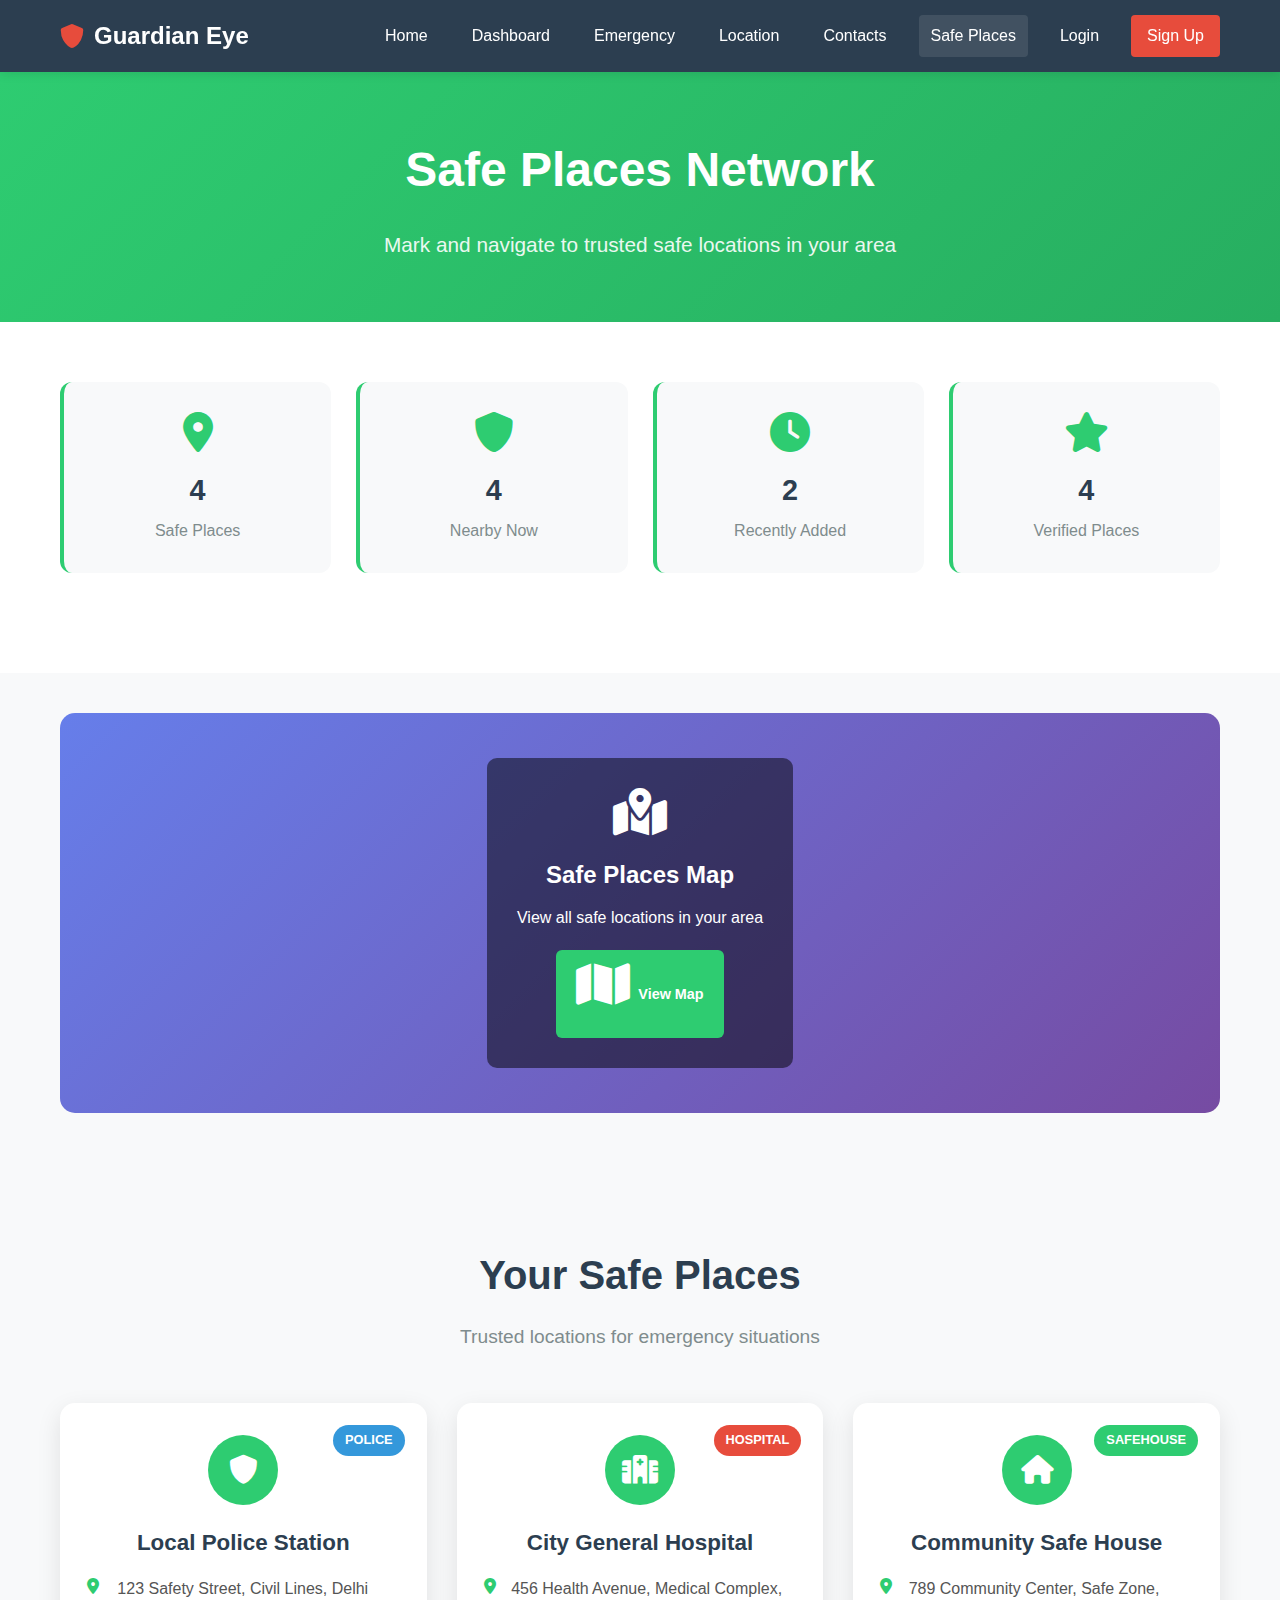
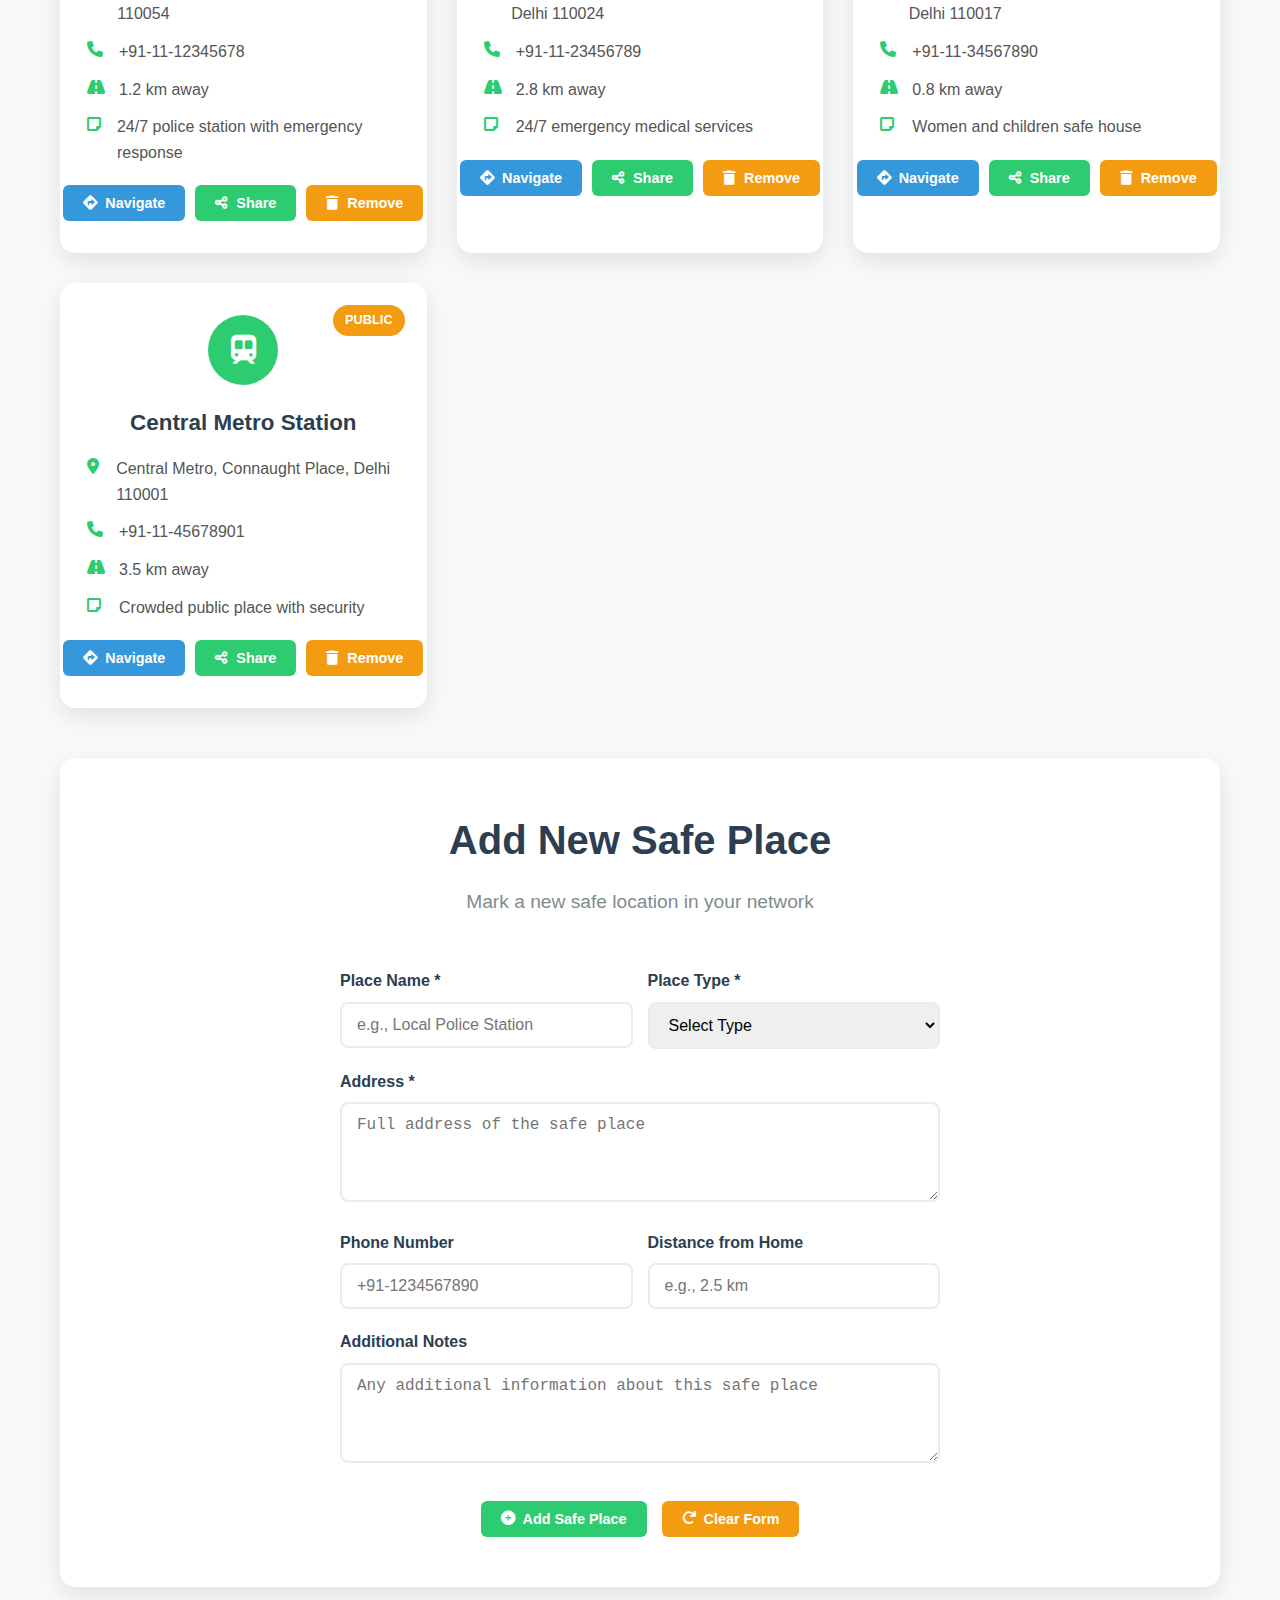
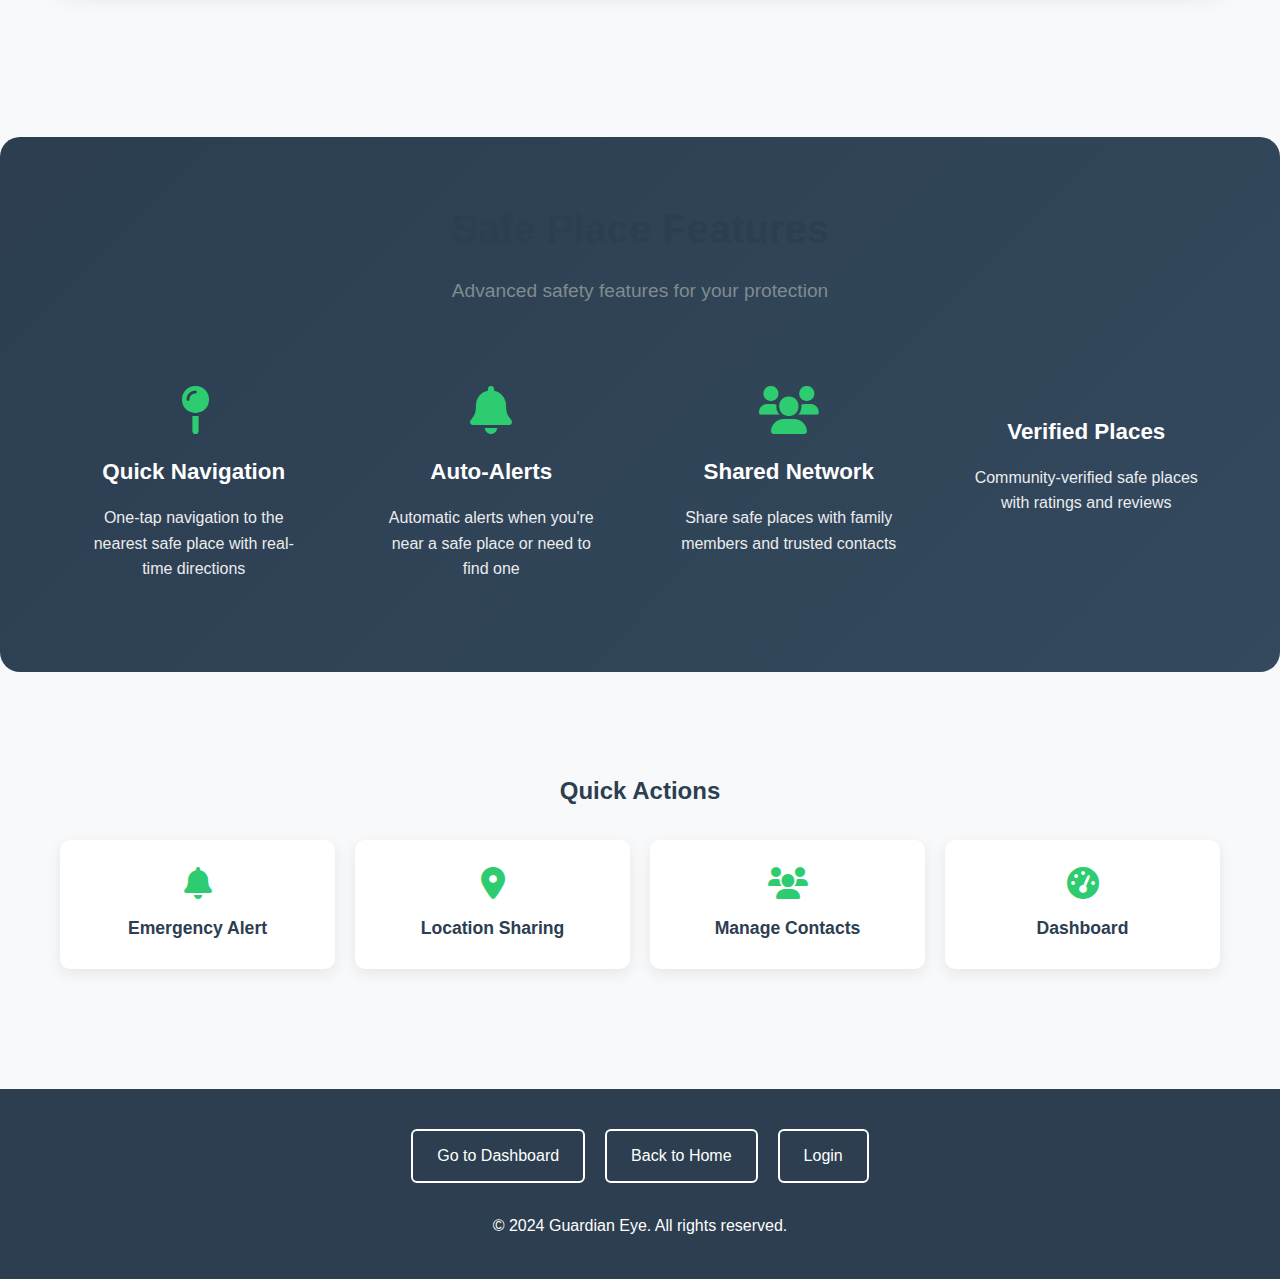
<file: src/main/resources/templates/safe-places.html>
<!DOCTYPE html>
<html lang="en" xmlns:th="http://www.thymeleaf.org">
<head>
    <meta charset="UTF-8">
    <meta name="viewport" content="width=device-width, initial-scale=1.0">
    <title>Safe Places - Guardian Eye</title>
    <link rel="stylesheet" th:href="@{/css/style.css}">
    <link href="https://cdnjs.cloudflare.com/ajax/libs/font-awesome/6.0.0/css/all.min.css" rel="stylesheet">
    <style>
        * {
            margin: 0;
            padding: 0;
            box-sizing: border-box;
        }

        body {
            font-family: 'Segoe UI', Tahoma, Geneva, Verdana, sans-serif;
            line-height: 1.6;
            color: #333;
            background-color: #f8f9fa;
        }

        .container {
            max-width: 1200px;
            margin: 0 auto;
            padding: 0 20px;
        }

        /* Navigation */
        .navbar {
            background-color: #2c3e50;
            color: white;
            padding: 15px 0;
            box-shadow: 0 2px 10px rgba(0, 0, 0, 0.1);
            position: sticky;
            top: 0;
            z-index: 100;
        }

        .nav-container {
            display: flex;
            justify-content: space-between;
            align-items: center;
        }

        .nav-logo {
            display: flex;
            align-items: center;
            font-size: 1.5rem;
            font-weight: bold;
        }

        .nav-logo i {
            margin-right: 10px;
            color: #e74c3c;
        }

        .nav-menu {
            display: flex;
            align-items: center;
            gap: 20px;
        }

        .nav-link {
            color: white;
            text-decoration: none;
            padding: 8px 12px;
            border-radius: 4px;
            transition: background-color 0.3s;
            white-space: nowrap;
        }

        .nav-link:hover, .nav-link.active {
            background-color: rgba(255, 255, 255, 0.1);
        }

        .btn-signup {
            background-color: #e74c3c;
            color: white;
            padding: 8px 16px;
            border-radius: 4px;
            text-decoration: none;
            transition: background-color 0.3s;
            white-space: nowrap;
        }

        .btn-signup:hover {
            background-color: #c0392b;
        }

        .menu-toggle {
            display: none;
            background: none;
            border: none;
            color: white;
            font-size: 1.5rem;
            cursor: pointer;
            padding: 5px;
        }

        /* Safe Places Header */
        .safe-places-header {
            background: linear-gradient(135deg, #2ecc71 0%, #27ae60 100%);
            color: white;
            padding: 60px 0;
            text-align: center;
        }

        .safe-places-header h1 {
            font-size: 3rem;
            margin-bottom: 20px;
        }

        .safe-places-header p {
            font-size: 1.3rem;
            opacity: 0.9;
            max-width: 600px;
            margin: 0 auto;
        }

        /* Safe Places Overview */
        .safe-places-overview {
            padding: 60px 0;
            background: white;
        }

        .overview-cards {
            display: grid;
            grid-template-columns: repeat(auto-fit, minmax(250px, 1fr));
            gap: 25px;
            margin-bottom: 40px;
        }

        .overview-card {
            background: #f8f9fa;
            padding: 30px 25px;
            border-radius: 12px;
            text-align: center;
            border-left: 4px solid #2ecc71;
        }

        .overview-card i {
            font-size: 2.5rem;
            color: #2ecc71;
            margin-bottom: 15px;
        }

        .overview-card h3 {
            font-size: 1.8rem;
            color: #2c3e50;
            margin-bottom: 5px;
        }

        .overview-card p {
            color: #7f8c8d;
            font-size: 1rem;
        }

        /* Safe Places Map */
        .safe-places-map {
            padding: 40px 0;
        }

        .map-container {
            background: linear-gradient(135deg, #667eea 0%, #764ba2 100%);
            height: 400px;
            border-radius: 15px;
            display: flex;
            align-items: center;
            justify-content: center;
            color: white;
            margin-bottom: 30px;
            position: relative;
            overflow: hidden;
        }

        .map-overlay {
            position: relative;
            z-index: 1;
            background: rgba(0,0,0,0.5);
            padding: 30px;
            border-radius: 10px;
            text-align: center;
        }

        .map-overlay i {
            font-size: 3rem;
            margin-bottom: 20px;
        }

        .map-overlay h3 {
            font-size: 1.5rem;
            margin-bottom: 10px;
        }

        /* Safe Places List */
        .safe-places-list {
            padding: 60px 0;
        }

        .section-title {
            text-align: center;
            margin-bottom: 50px;
        }

        .section-title h2 {
            font-size: 2.5rem;
            color: #2c3e50;
            margin-bottom: 15px;
        }

        .section-title p {
            font-size: 1.2rem;
            color: #7f8c8d;
            max-width: 600px;
            margin: 0 auto;
        }

        .places-grid {
            display: grid;
            grid-template-columns: repeat(auto-fill, minmax(350px, 1fr));
            gap: 30px;
            margin-bottom: 50px;
        }

        .place-card {
            background: white;
            padding: 30px 25px;
            border-radius: 15px;
            box-shadow: 0 8px 25px rgba(0, 0, 0, 0.1);
            transition: transform 0.3s, box-shadow 0.3s;
            position: relative;
            border: 2px solid transparent;
        }

        .place-card:hover {
            transform: translateY(-5px);
            box-shadow: 0 15px 35px rgba(0, 0, 0, 0.15);
            border-color: #2ecc71;
        }

        .place-type {
            position: absolute;
            top: 20px;
            right: 20px;
            padding: 5px 12px;
            border-radius: 20px;
            font-size: 0.8rem;
            font-weight: bold;
            text-transform: uppercase;
        }

        .type-police {
            background: #3498db;
            color: white;
        }

        .type-hospital {
            background: #e74c3c;
            color: white;
        }

        .type-safehouse {
            background: #2ecc71;
            color: white;
        }

        .type-public {
            background: #f39c12;
            color: white;
        }

        .place-icon {
            width: 70px;
            height: 70px;
            border-radius: 50%;
            background: #2ecc71;
            margin: 0 auto 20px;
            display: flex;
            align-items: center;
            justify-content: center;
            color: white;
            font-size: 1.8rem;
        }

        .place-card h3 {
            color: #2c3e50;
            margin-bottom: 15px;
            font-size: 1.4rem;
            text-align: center;
        }

        .place-info {
            margin-bottom: 20px;
        }

        .place-detail {
            display: flex;
            align-items: flex-start;
            margin-bottom: 12px;
            color: #555;
        }

        .place-detail i {
            width: 20px;
            margin-right: 12px;
            color: #2ecc71;
            margin-top: 2px;
        }

        .place-actions {
            display: flex;
            gap: 10px;
            justify-content: center;
        }

        .btn {
            padding: 10px 20px;
            border-radius: 6px;
            text-decoration: none;
            font-weight: bold;
            transition: all 0.3s;
            border: none;
            cursor: pointer;
            font-size: 0.9rem;
            display: inline-flex;
            align-items: center;
            gap: 8px;
        }

        .btn-primary {
            background-color: #3498db;
            color: white;
        }

        .btn-primary:hover {
            background-color: #2980b9;
            transform: translateY(-2px);
        }

        .btn-success {
            background-color: #2ecc71;
            color: white;
        }

        .btn-success:hover {
            background-color: #27ae60;
            transform: translateY(-2px);
        }

        .btn-warning {
            background-color: #f39c12;
            color: white;
        }

        .btn-warning:hover {
            background-color: #e67e22;
            transform: translateY(-2px);
        }

        /* Add Safe Place */
        .add-safe-place {
            background: white;
            padding: 50px;
            border-radius: 15px;
            box-shadow: 0 8px 25px rgba(0, 0, 0, 0.1);
            margin-bottom: 50px;
        }

        .add-place-form {
            max-width: 600px;
            margin: 0 auto;
        }

        .form-group {
            margin-bottom: 20px;
        }

        .form-group label {
            display: block;
            margin-bottom: 8px;
            font-weight: bold;
            color: #2c3e50;
        }

        .form-group input,
        .form-group select,
        .form-group textarea {
            width: 100%;
            padding: 12px 15px;
            border: 2px solid #e9ecef;
            border-radius: 8px;
            font-size: 1rem;
            transition: border-color 0.3s;
        }

        .form-group input:focus,
        .form-group select:focus,
        .form-group textarea:focus {
            outline: none;
            border-color: #2ecc71;
        }

        .form-group textarea {
            height: 100px;
            resize: vertical;
        }

        .form-row {
            display: grid;
            grid-template-columns: 1fr 1fr;
            gap: 15px;
        }

        .form-actions {
            display: flex;
            gap: 15px;
            justify-content: center;
            margin-top: 30px;
        }

        /* Safety Features */
        .safety-features {
            background: linear-gradient(135deg, #2c3e50 0%, #34495e 100%);
            color: white;
            padding: 60px 0;
            border-radius: 20px;
            margin: 40px 0;
        }

        .features-grid {
            display: grid;
            grid-template-columns: repeat(auto-fit, minmax(250px, 1fr));
            gap: 30px;
        }

        .feature-item {
            text-align: center;
            padding: 30px 20px;
        }

        .feature-item i {
            font-size: 3rem;
            margin-bottom: 20px;
            color: #2ecc71;
        }

        .feature-item h3 {
            margin-bottom: 15px;
            font-size: 1.4rem;
        }

        .feature-item p {
            opacity: 0.9;
            line-height: 1.6;
        }

        /* Quick Actions */
        .quick-actions {
            padding: 60px 0;
        }

        .action-buttons {
            display: grid;
            grid-template-columns: repeat(auto-fit, minmax(200px, 1fr));
            gap: 20px;
        }

        .action-btn {
            background: white;
            padding: 25px 20px;
            border-radius: 10px;
            text-align: center;
            text-decoration: none;
            color: #333;
            transition: all 0.3s;
            box-shadow: 0 5px 15px rgba(0, 0, 0, 0.08);
            border: 2px solid transparent;
        }

        .action-btn:hover {
            transform: translateY(-3px);
            box-shadow: 0 8px 25px rgba(0, 0, 0, 0.15);
            border-color: #2ecc71;
        }

        .action-btn i {
            font-size: 2rem;
            color: #2ecc71;
            margin-bottom: 15px;
        }

        .action-btn h4 {
            font-size: 1.1rem;
            color: #2c3e50;
        }

        /* Footer */
        .footer {
            background-color: #2c3e50;
            color: white;
            padding: 40px 0;
            text-align: center;
            margin-top: 60px;
        }

        .quick-access {
            display: flex;
            justify-content: center;
            gap: 20px;
            flex-wrap: wrap;
            margin-bottom: 30px;
        }

        .btn-outline {
            background-color: transparent;
            color: white;
            border: 2px solid white;
            padding: 12px 24px;
            border-radius: 6px;
            text-decoration: none;
            transition: background-color 0.3s;
        }

        .btn-outline:hover {
            background-color: white;
            color: #2c3e50;
        }

        /* Responsive */
        @media (max-width: 768px) {
            .nav-container {
                flex-wrap: wrap;
            }
            
            .menu-toggle {
                display: block;
            }
            
            .nav-menu {
                display: none;
                flex-direction: column;
                width: 100%;
                margin-top: 15px;
                gap: 10px;
            }
            
            .nav-menu.active {
                display: flex;
            }
            
            .nav-link, .btn-signup {
                width: 100%;
                text-align: center;
                margin: 2px 0;
            }

            .safe-places-header h1 {
                font-size: 2.2rem;
            }
            
            .safe-places-header p {
                font-size: 1.1rem;
            }
            
            .overview-cards {
                grid-template-columns: repeat(auto-fit, minmax(200px, 1fr));
            }
            
            .places-grid {
                grid-template-columns: 1fr;
            }
            
            .add-safe-place {
                padding: 30px 20px;
            }
            
            .form-row {
                grid-template-columns: 1fr;
            }
            
            .form-actions {
                flex-direction: column;
            }
            
            .place-actions {
                flex-direction: column;
            }
        }

        @media (max-width: 576px) {
            .safe-places-header {
                padding: 40px 0;
            }
            
            .safe-places-overview, .safe-places-list, .quick-actions {
                padding: 40px 0;
            }
            
            .section-title h2 {
                font-size: 2rem;
            }
            
            .map-container {
                height: 300px;
            }
            
            .action-buttons {
                grid-template-columns: 1fr;
            }
            
            .quick-access {
                flex-direction: column;
                align-items: center;
            }
            
            .btn-outline {
                width: 100%;
                max-width: 300px;
                text-align: center;
            }
        }
    </style>
</head>
<body>
    <!-- Navigation -->
    <nav class="navbar">
        <div class="container">
            <div class="nav-container">
                <div class="nav-logo">
                    <i class="fas fa-shield-alt"></i>
                    <span>Guardian Eye</span>
                </div>
                <button class="menu-toggle" id="menuToggle">
                    <i class="fas fa-bars"></i>
                </button>
                <div class="nav-menu" id="navMenu">
                    <a th:href="@{/}" class="nav-link">Home</a>
                    <a th:href="@{/dashboard}" class="nav-link">Dashboard</a>
                    <a th:href="@{/emergency}" class="nav-link">Emergency</a>
                    <a th:href="@{/location}" class="nav-link">Location</a>
                    <a th:href="@{/contacts}" class="nav-link">Contacts</a>
                    <a th:href="@{/safe-places}" class="nav-link active">Safe Places</a>
                    <a th:href="@{/login}" class="nav-link">Login</a>
                    <a th:href="@{/signup}" class="btn-signup">Sign Up</a>
                </div>
            </div>
        </div>
    </nav>

    <!-- Safe Places Header -->
    <section class="safe-places-header">
        <div class="container">
            <h1>Safe Places Network</h1>
            <p>Mark and navigate to trusted safe locations in your area</p>
        </div>
    </section>

    <!-- Safe Places Overview -->
    <section class="safe-places-overview">
        <div class="container">
            <div class="overview-cards">
                <div class="overview-card">
                    <i class="fas fa-map-marker-alt"></i>
                    <h3 id="totalPlaces">8</h3>
                    <p>Safe Places</p>
                </div>
                <div class="overview-card">
                    <i class="fas fa-shield-alt"></i>
                    <h3 id="nearbyPlaces">3</h3>
                    <p>Nearby Now</p>
                </div>
                <div class="overview-card">
                    <i class="fas fa-clock"></i>
                    <h3 id="recentlyAdded">2</h3>
                    <p>Recently Added</p>
                </div>
                <div class="overview-card">
                    <i class="fas fa-star"></i>
                    <h3 id="verifiedPlaces">6</h3>
                    <p>Verified Places</p>
                </div>
            </div>
        </div>
    </section>

    <!-- Safe Places Map -->
    <section class="safe-places-map">
        <div class="container">
            <div class="map-container">
                <div class="map-overlay">
                    <i class="fas fa-map-marked-alt"></i>
                    <h3>Safe Places Map</h3>
                    <p>View all safe locations in your area</p>
                    <div style="margin-top: 20px;">
                        <button class="btn btn-success" onclick="showSafePlacesMap()">
                            <i class="fas fa-map"></i> View Map
                        </button>
                    </div>
                </div>
            </div>
        </div>
    </section>

    <!-- Safe Places List -->
    <section class="safe-places-list">
        <div class="container">
            <div class="section-title">
                <h2>Your Safe Places</h2>
                <p>Trusted locations for emergency situations</p>
            </div>

            <div class="places-grid" id="safePlacesGrid">
                <!-- Safe places will be loaded here dynamically -->
            </div>

            <!-- Add Safe Place Section -->
            <div class="add-safe-place">
                <div class="section-title">
                    <h2>Add New Safe Place</h2>
                    <p>Mark a new safe location in your network</p>
                </div>
                <form class="add-place-form" id="addPlaceForm" onsubmit="addSafePlace(event)">
                    <div class="form-row">
                        <div class="form-group">
                            <label for="placeName">Place Name *</label>
                            <input type="text" id="placeName" name="placeName" required placeholder="e.g., Local Police Station">
                        </div>
                        <div class="form-group">
                            <label for="placeType">Place Type *</label>
                            <select id="placeType" name="placeType" required>
                                <option value="">Select Type</option>
                                <option value="police">Police Station</option>
                                <option value="hospital">Hospital</option>
                                <option value="safehouse">Safe House</option>
                                <option value="public">Public Place</option>
                                <option value="friend">Friend's House</option>
                                <option value="family">Family Home</option>
                            </select>
                        </div>
                    </div>
                    <div class="form-group">
                        <label for="placeAddress">Address *</label>
                        <textarea id="placeAddress" name="placeAddress" required placeholder="Full address of the safe place"></textarea>
                    </div>
                    <div class="form-row">
                        <div class="form-group">
                            <label for="placePhone">Phone Number</label>
                            <input type="tel" id="placePhone" name="placePhone" placeholder="+91-1234567890">
                        </div>
                        <div class="form-group">
                            <label for="placeDistance">Distance from Home</label>
                            <input type="text" id="placeDistance" name="placeDistance" placeholder="e.g., 2.5 km">
                        </div>
                    </div>
                    <div class="form-group">
                        <label for="placeNotes">Additional Notes</label>
                        <textarea id="placeNotes" name="placeNotes" placeholder="Any additional information about this safe place"></textarea>
                    </div>
                    <div class="form-actions">
                        <button type="submit" class="btn btn-success">
                            <i class="fas fa-plus-circle"></i> Add Safe Place
                        </button>
                        <button type="reset" class="btn btn-warning">
                            <i class="fas fa-redo"></i> Clear Form
                        </button>
                    </div>
                </form>
            </div>
        </div>
    </section>

    <!-- Safety Features -->
    <section class="safety-features">
        <div class="container">
            <div class="section-title" style="color: white;">
                <h2>Safe Place Features</h2>
                <p>Advanced safety features for your protection</p>
            </div>
            <div class="features-grid">
                <div class="feature-item">
                    <i class="fas fa-map-pin"></i>
                    <h3>Quick Navigation</h3>
                    <p>One-tap navigation to the nearest safe place with real-time directions</p>
                </div>
                <div class="feature-item">
                    <i class="fas fa-bell"></i>
                    <h3>Auto-Alerts</h3>
                    <p>Automatic alerts when you're near a safe place or need to find one</p>
                </div>
                <div class="feature-item">
                    <i class="fas fa-users"></i>
                    <h3>Shared Network</h3>
                    <p>Share safe places with family members and trusted contacts</p>
                </div>
                <div class="feature-item">
                    <i class="fas fa-verified"></i>
                    <h3>Verified Places</h3>
                    <p>Community-verified safe places with ratings and reviews</p>
                </div>
            </div>
        </div>
    </section>

    <!-- Quick Actions -->
    <section class="quick-actions">
        <div class="container">
            <h2 style="text-align: center; margin-bottom: 30px; color: #2c3e50;">Quick Actions</h2>
            <div class="action-buttons">
                <a th:href="@{/emergency}" class="action-btn">
                    <i class="fas fa-bell"></i>
                    <h4>Emergency Alert</h4>
                </a>
                <a th:href="@{/location}" class="action-btn">
                    <i class="fas fa-map-marker-alt"></i>
                    <h4>Location Sharing</h4>
                </a>
                <a th:href="@{/contacts}" class="action-btn">
                    <i class="fas fa-users"></i>
                    <h4>Manage Contacts</h4>
                </a>
                <a th:href="@{/dashboard}" class="action-btn">
                    <i class="fas fa-tachometer-alt"></i>
                    <h4>Dashboard</h4>
                </a>
            </div>
        </div>
    </section>

    <!-- Footer -->
    <footer class="footer">
        <div class="container">
            <div class="quick-access">
                <a th:href="@{/dashboard}" class="btn-outline">Go to Dashboard</a>
                <a th:href="@{/}" class="btn-outline">Back to Home</a>
                <a th:href="@{/login}" class="btn-outline">Login</a>
            </div>
            <p>&copy; 2024 Guardian Eye. All rights reserved.</p>
        </div>
    </footer>

    <script>
        // Mobile menu toggle functionality
        document.getElementById('menuToggle').addEventListener('click', function() {
            const navMenu = document.getElementById('navMenu');
            navMenu.classList.toggle('active');
            
            const icon = this.querySelector('i');
            if (navMenu.classList.contains('active')) {
                icon.classList.remove('fa-bars');
                icon.classList.add('fa-times');
            } else {
                icon.classList.remove('fa-times');
                icon.classList.add('fa-bars');
            }
        });

        // Close mobile menu when clicking on a link
        document.querySelectorAll('.nav-link').forEach(link => {
            link.addEventListener('click', () => {
                const navMenu = document.getElementById('navMenu');
                const menuToggle = document.getElementById('menuToggle');
                const icon = menuToggle.querySelector('i');
                
                navMenu.classList.remove('active');
                icon.classList.remove('fa-times');
                icon.classList.add('fa-bars');
            });
        });

        // Safe places management
        let safePlaces = JSON.parse(localStorage.getItem('guardianEyeSafePlaces')) || [];

        // Sample safe places for demo
        const sampleSafePlaces = [
            {
                id: '1',
                name: 'Local Police Station',
                type: 'police',
                address: '123 Safety Street, Civil Lines, Delhi 110054',
                phone: '+91-11-12345678',
                distance: '1.2 km',
                notes: '24/7 police station with emergency response',
                icon: 'fas fa-shield-alt'
            },
            {
                id: '2',
                name: 'City General Hospital',
                type: 'hospital',
                address: '456 Health Avenue, Medical Complex, Delhi 110024',
                phone: '+91-11-23456789',
                distance: '2.8 km',
                notes: '24/7 emergency medical services',
                icon: 'fas fa-hospital'
            },
            {
                id: '3',
                name: 'Community Safe House',
                type: 'safehouse',
                address: '789 Community Center, Safe Zone, Delhi 110017',
                phone: '+91-11-34567890',
                distance: '0.8 km',
                notes: 'Women and children safe house',
                icon: 'fas fa-home'
            },
            {
                id: '4',
                name: 'Central Metro Station',
                type: 'public',
                address: 'Central Metro, Connaught Place, Delhi 110001',
                phone: '+91-11-45678901',
                distance: '3.5 km',
                notes: 'Crowded public place with security',
                icon: 'fas fa-subway'
            }
        ];

        function initializeSafePlaces() {
            if (safePlaces.length === 0) {
                safePlaces = sampleSafePlaces;
                saveSafePlaces();
            }
            updateOverview();
            renderSafePlaces();
        }

        function addSafePlace(event) {
            event.preventDefault();
            
            const form = event.target;
            const formData = new FormData(form);
            
            const type = formData.get('placeType');
            const icon = getIconForType(type);
            
            const place = {
                id: Date.now().toString(),
                name: formData.get('placeName'),
                type: type,
                address: formData.get('placeAddress'),
                phone: formData.get('placePhone'),
                distance: formData.get('placeDistance'),
                notes: formData.get('placeNotes'),
                icon: icon
            };
            
            safePlaces.push(place);
            saveSafePlaces();
            renderSafePlaces();
            updateOverview();
            form.reset();
            
            alert('Safe place added successfully!');
        }

        function removeSafePlace(id) {
            if (confirm('Are you sure you want to remove this safe place?')) {
                safePlaces = safePlaces.filter(place => place.id !== id);
                saveSafePlaces();
                renderSafePlaces();
                updateOverview();
                alert('Safe place removed successfully.');
            }
        }

        function navigateToPlace(id) {
            const place = safePlaces.find(p => p.id === id);
            if (place) {
                alert(`Navigating to ${place.name}\nAddress: ${place.address}\n\nThis would open your navigation app in a real application.`);
            }
        }

        function getIconForType(type) {
            const icons = {
                police: 'fas fa-shield-alt',
                hospital: 'fas fa-hospital',
                safehouse: 'fas fa-home',
                public: 'fas fa-building',
                friend: 'fas fa-user-friends',
                family: 'fas fa-heart'
            };
            return icons[type] || 'fas fa-map-marker-alt';
        }

        function getTypeClass(type) {
            return `type-${type}`;
        }

        function saveSafePlaces() {
            localStorage.setItem('guardianEyeSafePlaces', JSON.stringify(safePlaces));
        }

        function renderSafePlaces() {
            const grid = document.getElementById('safePlacesGrid');
            grid.innerHTML = '';
            
            safePlaces.forEach(place => {
                const card = document.createElement('div');
                card.className = 'place-card';
                
                card.innerHTML = `
                    <div class="place-type ${getTypeClass(place.type)}">${place.type}</div>
                    <div class="place-icon">
                        <i class="${place.icon}"></i>
                    </div>
                    <h3>${place.name}</h3>
                    <div class="place-info">
                        <div class="place-detail">
                            <i class="fas fa-map-marker-alt"></i>
                            <span>${place.address}</span>
                        </div>
                        ${place.phone ? `
                        <div class="place-detail">
                            <i class="fas fa-phone"></i>
                            <span>${place.phone}</span>
                        </div>
                        ` : ''}
                        ${place.distance ? `
                        <div class="place-detail">
                            <i class="fas fa-road"></i>
                            <span>${place.distance} away</span>
                        </div>
                        ` : ''}
                        ${place.notes ? `
                        <div class="place-detail">
                            <i class="fas fa-sticky-note"></i>
                            <span>${place.notes}</span>
                        </div>
                        ` : ''}
                    </div>
                    <div class="place-actions">
                        <button class="btn btn-primary" onclick="navigateToPlace('${place.id}')">
                            <i class="fas fa-directions"></i> Navigate
                        </button>
                        <button class="btn btn-success" onclick="sharePlace('${place.id}')">
                            <i class="fas fa-share-alt"></i> Share
                        </button>
                        <button class="btn btn-warning" onclick="removeSafePlace('${place.id}')">
                            <i class="fas fa-trash"></i> Remove
                        </button>
                    </div>
                `;
                
                grid.appendChild(card);
            });
        }

        function updateOverview() {
            document.getElementById('totalPlaces').textContent = safePlaces.length;
            document.getElementById('nearbyPlaces').textContent = safePlaces.filter(p => parseFloat(p.distance) < 5).length;
            document.getElementById('recentlyAdded').textContent = '2';
            document.getElementById('verifiedPlaces').textContent = safePlaces.length;
        }

        function showSafePlacesMap() {
            alert('This would show an interactive map with all your safe places marked in a real application.');
        }

        function sharePlace(id) {
            const place = safePlaces.find(p => p.id === id);
            if (place) {
                alert(`Sharing safe place: ${place.name}\n\nThis would allow you to share this safe place with your emergency contacts in a real application.`);
            }
        }

        // Initialize the page
        document.addEventListener('DOMContentLoaded', function() {
            initializeSafePlaces();
        });
    </script>
</body>
</html>
</file>
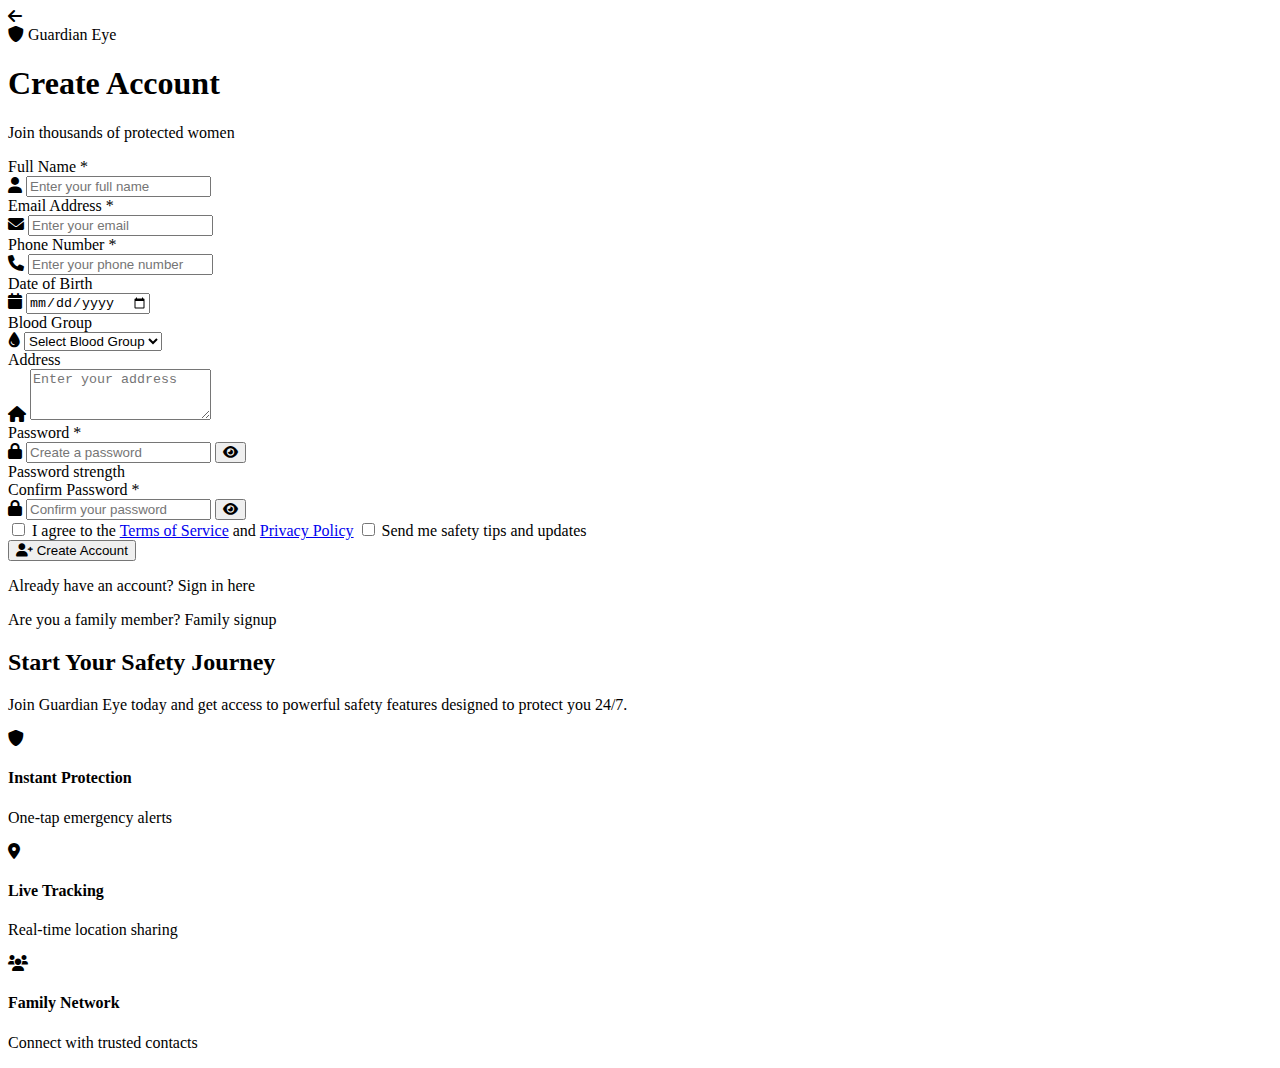
<file: src/main/resources/templates/signup.html>
<!DOCTYPE html>
<html lang="en" xmlns:th="http://www.thymeleaf.org">
<head>
    <meta charset="UTF-8">
    <meta name="viewport" content="width=device-width, initial-scale=1.0">
    <title>User Signup - Guardian Eye</title>
    <link rel="stylesheet" th:href="@{/css/style.css}">
    <link href="https://cdnjs.cloudflare.com/ajax/libs/font-awesome/6.0.0/css/all.min.css" rel="stylesheet">
</head>
<body class="auth-page">
    <div class="auth-container">
        <div class="auth-card">
            <div class="auth-header">
                <a th:href="@{/}" class="back-home">
                    <i class="fas fa-arrow-left"></i>
                </a>
                <div class="auth-logo">
                    <i class="fas fa-shield-alt"></i>
                    <span>Guardian Eye</span>
                </div>
                <h1>Create Account</h1>
                <p>Join thousands of protected women</p>
            </div>

            <form class="auth-form" th:action="@{/api/users}" method="post" id="signupForm">
                <div class="form-grid">
                    <div class="form-group">
                        <label for="name">Full Name *</label>
                        <div class="input-with-icon">
                            <i class="fas fa-user"></i>
                            <input type="text" id="name" name="name" placeholder="Enter your full name" required>
                        </div>
                    </div>

                    <div class="form-group">
                        <label for="email">Email Address *</label>
                        <div class="input-with-icon">
                            <i class="fas fa-envelope"></i>
                            <input type="email" id="email" name="email" placeholder="Enter your email" required>
                        </div>
                    </div>

                    <div class="form-group">
                        <label for="phone">Phone Number *</label>
                        <div class="input-with-icon">
                            <i class="fas fa-phone"></i>
                            <input type="tel" id="phone" name="phone" placeholder="Enter your phone number" required>
                        </div>
                    </div>

                    <div class="form-group">
                        <label for="dateOfBirth">Date of Birth</label>
                        <div class="input-with-icon">
                            <i class="fas fa-calendar"></i>
                            <input type="date" id="dateOfBirth" name="dateOfBirth">
                        </div>
                    </div>

                    <div class="form-group">
                        <label for="bloodGroup">Blood Group</label>
                        <div class="input-with-icon">
                            <i class="fas fa-tint"></i>
                            <select id="bloodGroup" name="bloodGroup">
                                <option value="">Select Blood Group</option>
                                <option value="A+">A+</option>
                                <option value="A-">A-</option>
                                <option value="B+">B+</option>
                                <option value="B-">B-</option>
                                <option value="O+">O+</option>
                                <option value="O-">O-</option>
                                <option value="AB+">AB+</option>
                                <option value="AB-">AB-</option>
                            </select>
                        </div>
                    </div>
                </div>

                <div class="form-group">
                    <label for="address">Address</label>
                    <div class="input-with-icon">
                        <i class="fas fa-home"></i>
                        <textarea id="address" name="address" placeholder="Enter your address" rows="3"></textarea>
                    </div>
                </div>

                <div class="form-group">
                    <label for="password">Password *</label>
                    <div class="input-with-icon">
                        <i class="fas fa-lock"></i>
                        <input type="password" id="password" name="password" placeholder="Create a password" required>
                        <button type="button" class="toggle-password" onclick="togglePassword('password')">
                            <i class="fas fa-eye"></i>
                        </button>
                    </div>
                    <div class="password-strength">
                        <div class="strength-bar"></div>
                        <span class="strength-text">Password strength</span>
                    </div>
                </div>

                <div class="form-group">
                    <label for="confirmPassword">Confirm Password *</label>
                    <div class="input-with-icon">
                        <i class="fas fa-lock"></i>
                        <input type="password" id="confirmPassword" placeholder="Confirm your password" required>
                        <button type="button" class="toggle-password" onclick="togglePassword('confirmPassword')">
                            <i class="fas fa-eye"></i>
                        </button>
                    </div>
                </div>

                <div class="form-options">
                    <label class="checkbox-container">
                        <input type="checkbox" id="terms" required>
                        <span class="checkmark"></span>
                        I agree to the <a href="#">Terms of Service</a> and <a href="#">Privacy Policy</a>
                    </label>
                    <label class="checkbox-container">
                        <input type="checkbox" id="newsletter">
                        <span class="checkmark"></span>
                        Send me safety tips and updates
                    </label>
                </div>

                <button type="submit" class="btn-primary btn-full">
                    <i class="fas fa-user-plus"></i>
                    Create Account
                </button>
            </form>

            <div class="auth-footer">
                <p>Already have an account? <a th:href="@{/login}">Sign in here</a></p>
                <p>Are you a family member? <a th:href="@{/family-signup}">Family signup</a></p>
            </div>
        </div>

        <div class="auth-hero">
            <div class="hero-content">
                <h2>Start Your Safety Journey</h2>
                <p>Join Guardian Eye today and get access to powerful safety features designed to protect you 24/7.</p>
                <div class="benefits-list">
                    <div class="benefit-item">
                        <i class="fas fa-shield-alt"></i>
                        <div>
                            <h4>Instant Protection</h4>
                            <p>One-tap emergency alerts</p>
                        </div>
                    </div>
                    <div class="benefit-item">
                        <i class="fas fa-map-marker-alt"></i>
                        <div>
                            <h4>Live Tracking</h4>
                            <p>Real-time location sharing</p>
                        </div>
                    </div>
                    <div class="benefit-item">
                        <i class="fas fa-users"></i>
                        <div>
                            <h4>Family Network</h4>
                            <p>Connect with trusted contacts</p>
                        </div>
                    </div>
                </div>
            </div>
        </div>
    </div>

    <script th:src="@{/js/auth.js}"></script>
</body>
</html>
</file>
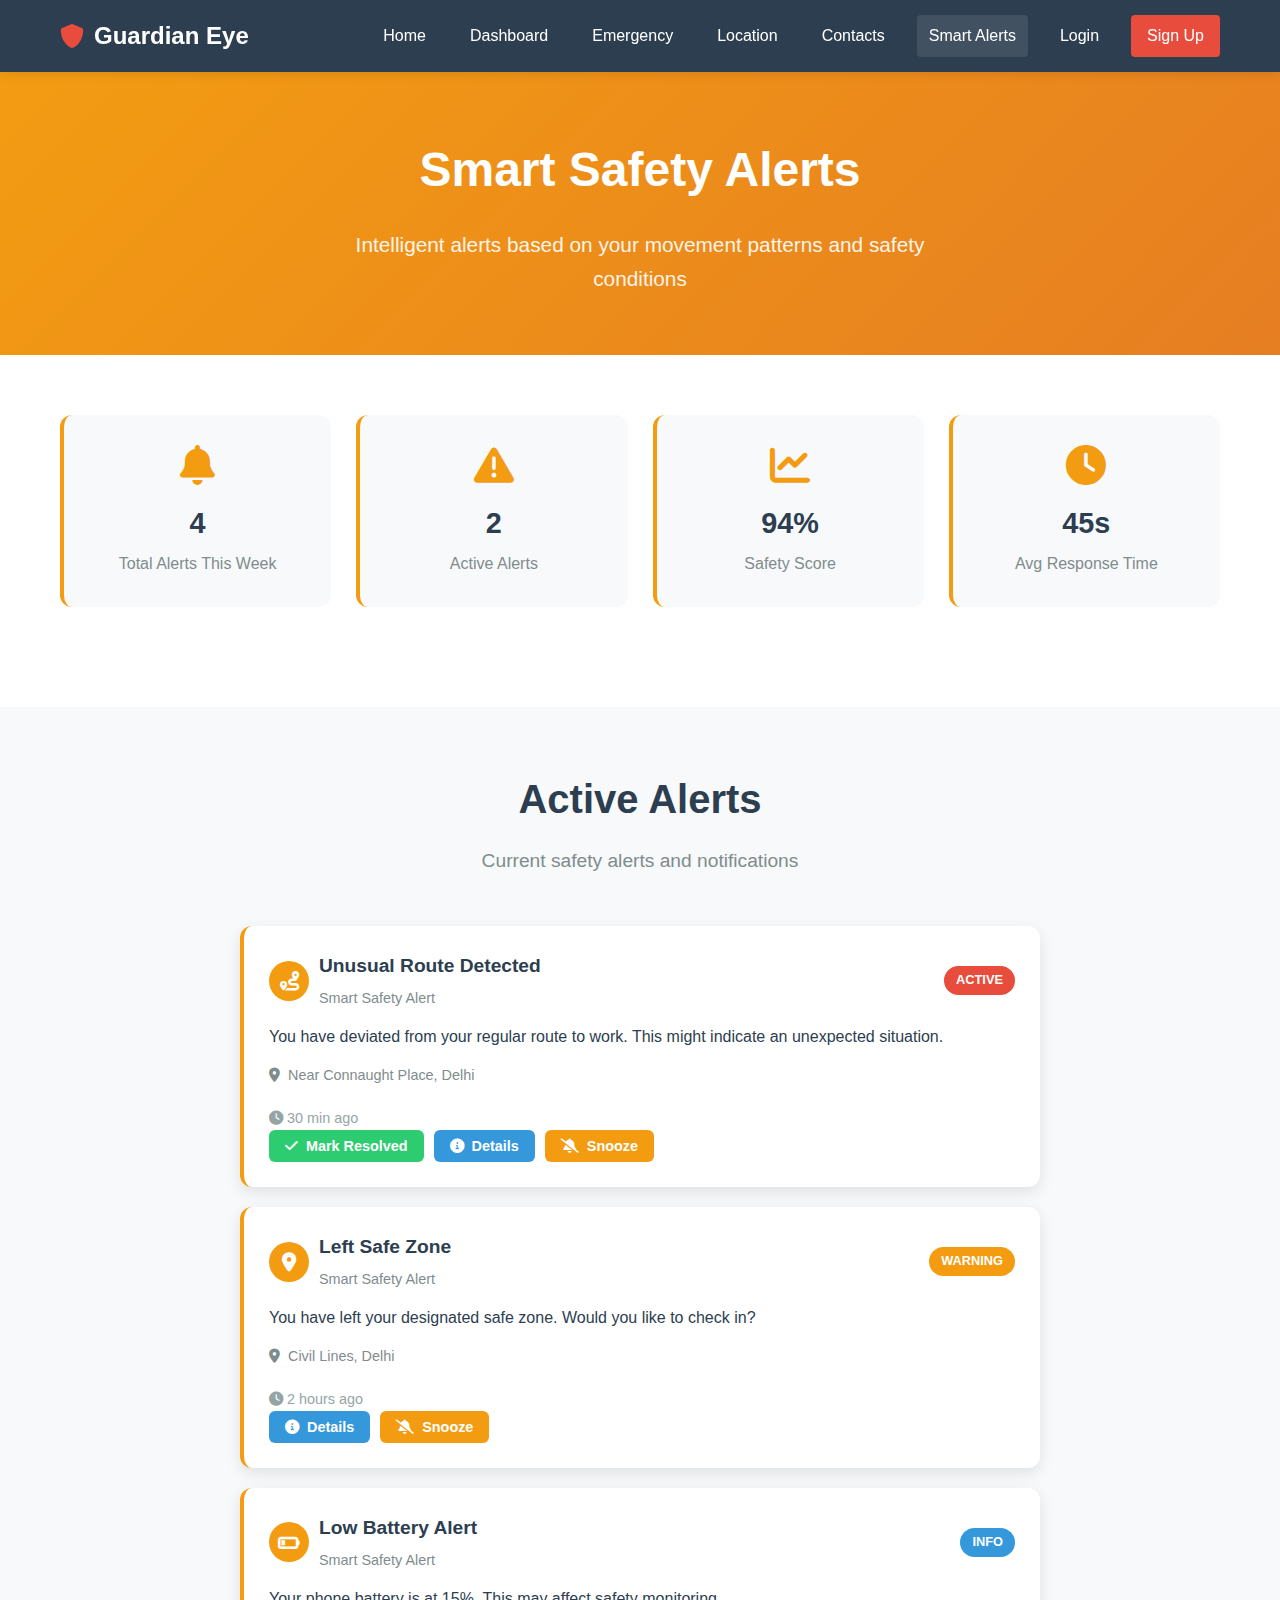
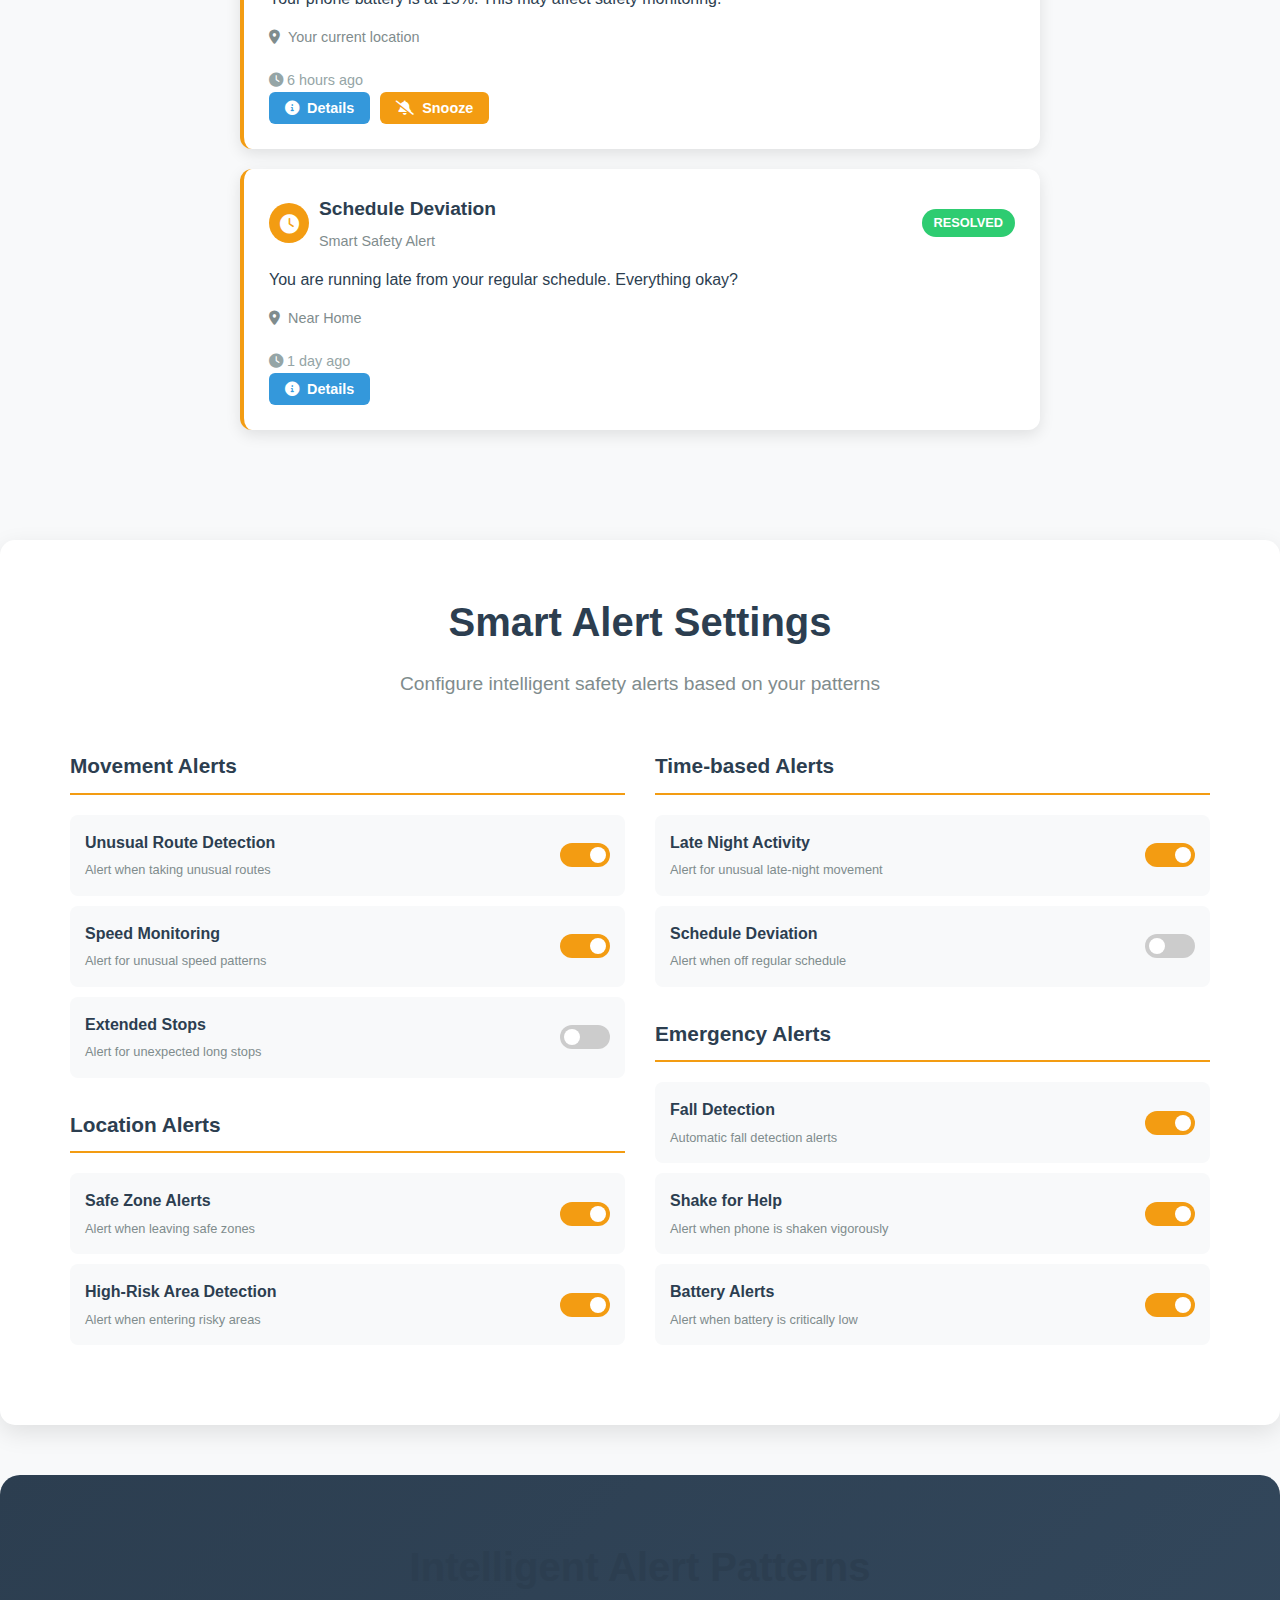
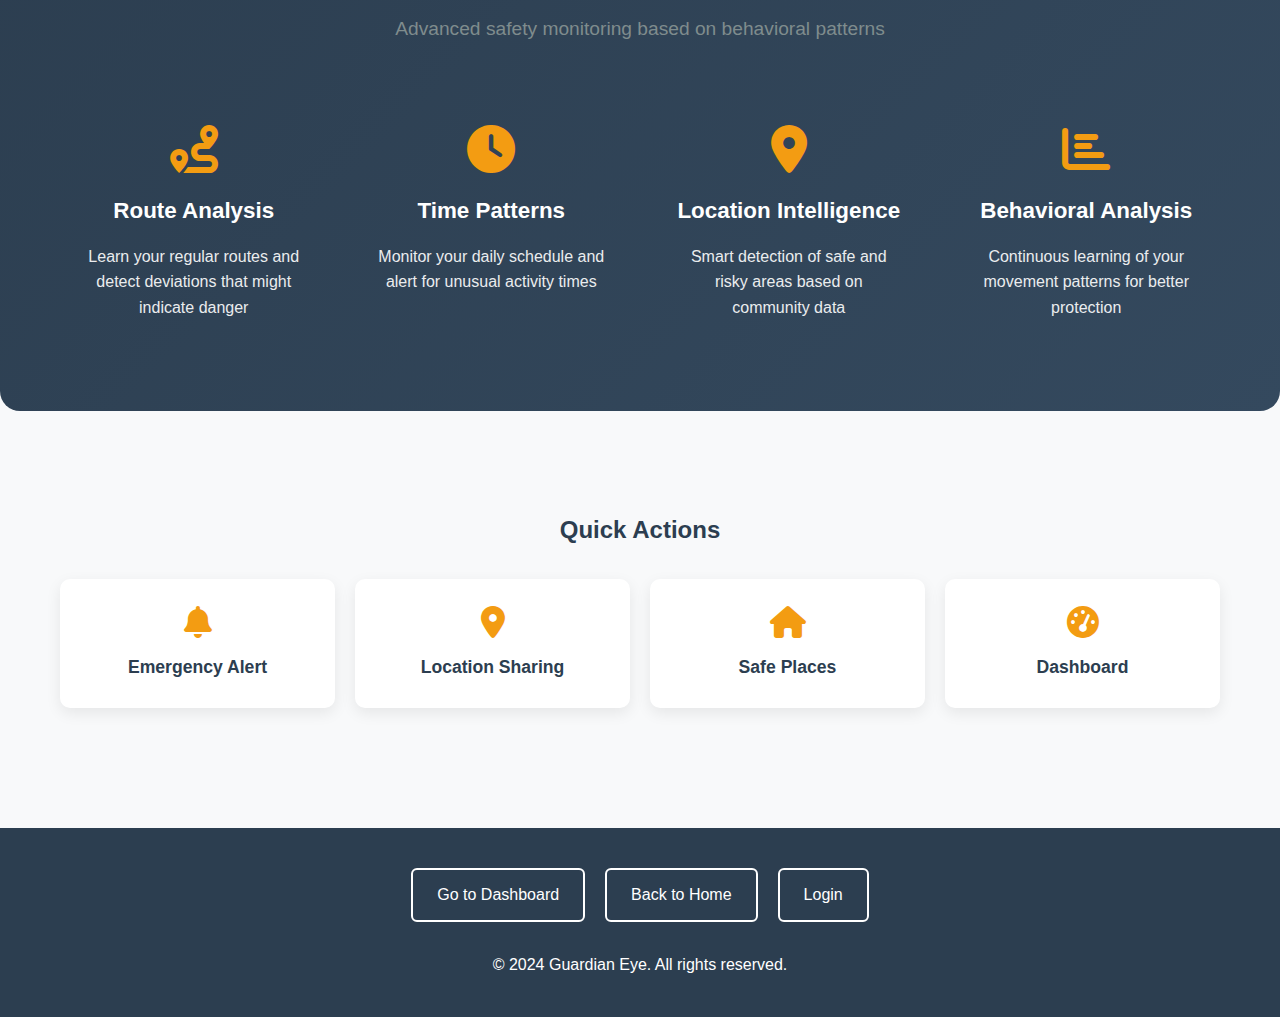
<file: src/main/resources/templates/smart-alerts.html>
<!DOCTYPE html>
<html lang="en" xmlns:th="http://www.thymeleaf.org">
<head>
    <meta charset="UTF-8">
    <meta name="viewport" content="width=device-width, initial-scale=1.0">
    <title>Smart Alerts - Guardian Eye</title>
    <link rel="stylesheet" th:href="@{/css/style.css}">
    <link href="https://cdnjs.cloudflare.com/ajax/libs/font-awesome/6.0.0/css/all.min.css" rel="stylesheet">
    <style>
        * {
            margin: 0;
            padding: 0;
            box-sizing: border-box;
        }

        body {
            font-family: 'Segoe UI', Tahoma, Geneva, Verdana, sans-serif;
            line-height: 1.6;
            color: #333;
            background-color: #f8f9fa;
        }

        .container {
            max-width: 1200px;
            margin: 0 auto;
            padding: 0 20px;
        }

        /* Navigation */
        .navbar {
            background-color: #2c3e50;
            color: white;
            padding: 15px 0;
            box-shadow: 0 2px 10px rgba(0, 0, 0, 0.1);
            position: sticky;
            top: 0;
            z-index: 100;
        }

        .nav-container {
            display: flex;
            justify-content: space-between;
            align-items: center;
        }

        .nav-logo {
            display: flex;
            align-items: center;
            font-size: 1.5rem;
            font-weight: bold;
        }

        .nav-logo i {
            margin-right: 10px;
            color: #e74c3c;
        }

        .nav-menu {
            display: flex;
            align-items: center;
            gap: 20px;
        }

        .nav-link {
            color: white;
            text-decoration: none;
            padding: 8px 12px;
            border-radius: 4px;
            transition: background-color 0.3s;
            white-space: nowrap;
        }

        .nav-link:hover, .nav-link.active {
            background-color: rgba(255, 255, 255, 0.1);
        }

        .btn-signup {
            background-color: #e74c3c;
            color: white;
            padding: 8px 16px;
            border-radius: 4px;
            text-decoration: none;
            transition: background-color 0.3s;
            white-space: nowrap;
        }

        .btn-signup:hover {
            background-color: #c0392b;
        }

        .menu-toggle {
            display: none;
            background: none;
            border: none;
            color: white;
            font-size: 1.5rem;
            cursor: pointer;
            padding: 5px;
        }

        /* Smart Alerts Header */
        .smart-alerts-header {
            background: linear-gradient(135deg, #f39c12 0%, #e67e22 100%);
            color: white;
            padding: 60px 0;
            text-align: center;
        }

        .smart-alerts-header h1 {
            font-size: 3rem;
            margin-bottom: 20px;
        }

        .smart-alerts-header p {
            font-size: 1.3rem;
            opacity: 0.9;
            max-width: 600px;
            margin: 0 auto;
        }

        /* Alerts Overview */
        .alerts-overview {
            padding: 60px 0;
            background: white;
        }

        .overview-cards {
            display: grid;
            grid-template-columns: repeat(auto-fit, minmax(250px, 1fr));
            gap: 25px;
            margin-bottom: 40px;
        }

        .overview-card {
            background: #f8f9fa;
            padding: 30px 25px;
            border-radius: 12px;
            text-align: center;
            border-left: 4px solid #f39c12;
        }

        .overview-card i {
            font-size: 2.5rem;
            color: #f39c12;
            margin-bottom: 15px;
        }

        .overview-card h3 {
            font-size: 1.8rem;
            color: #2c3e50;
            margin-bottom: 5px;
        }

        .overview-card p {
            color: #7f8c8d;
            font-size: 1rem;
        }

        /* Active Alerts */
        .active-alerts {
            padding: 60px 0;
        }

        .section-title {
            text-align: center;
            margin-bottom: 50px;
        }

        .section-title h2 {
            font-size: 2.5rem;
            color: #2c3e50;
            margin-bottom: 15px;
        }

        .section-title p {
            font-size: 1.2rem;
            color: #7f8c8d;
            max-width: 600px;
            margin: 0 auto;
        }

        .alerts-list {
            max-width: 800px;
            margin: 0 auto 50px;
        }

        .alert-item {
            background: white;
            padding: 25px;
            border-radius: 12px;
            margin-bottom: 20px;
            box-shadow: 0 5px 15px rgba(0, 0, 0, 0.1);
            border-left: 4px solid #f39c12;
            transition: transform 0.3s;
        }

        .alert-item:hover {
            transform: translateY(-2px);
            box-shadow: 0 8px 25px rgba(0, 0, 0, 0.15);
        }

        .alert-header {
            display: flex;
            align-items: center;
            justify-content: space-between;
            margin-bottom: 15px;
        }

        .alert-type {
            display: flex;
            align-items: center;
            gap: 10px;
        }

        .alert-icon {
            width: 40px;
            height: 40px;
            border-radius: 50%;
            background: #f39c12;
            display: flex;
            align-items: center;
            justify-content: center;
            color: white;
            font-size: 1.2rem;
        }

        .alert-info h4 {
            color: #2c3e50;
            margin-bottom: 5px;
            font-size: 1.2rem;
        }

        .alert-info p {
            color: #7f8c8d;
            font-size: 0.9rem;
        }

        .alert-time {
            color: #95a5a6;
            font-size: 0.9rem;
        }

        .alert-content {
            margin-bottom: 20px;
        }

        .alert-message {
            color: #2c3e50;
            line-height: 1.5;
            margin-bottom: 15px;
        }

        .alert-location {
            display: flex;
            align-items: center;
            gap: 8px;
            color: #7f8c8d;
            font-size: 0.9rem;
        }

        .alert-actions {
            display: flex;
            gap: 10px;
        }

        .btn {
            padding: 8px 16px;
            border-radius: 6px;
            text-decoration: none;
            font-weight: bold;
            transition: all 0.3s;
            border: none;
            cursor: pointer;
            font-size: 0.9rem;
            display: inline-flex;
            align-items: center;
            gap: 8px;
        }

        .btn-primary {
            background-color: #3498db;
            color: white;
        }

        .btn-primary:hover {
            background-color: #2980b9;
            transform: translateY(-2px);
        }

        .btn-success {
            background-color: #2ecc71;
            color: white;
        }

        .btn-success:hover {
            background-color: #27ae60;
            transform: translateY(-2px);
        }

        .btn-warning {
            background-color: #f39c12;
            color: white;
        }

        .btn-warning:hover {
            background-color: #e67e22;
            transform: translateY(-2px);
        }

        /* Smart Alert Settings */
        .alert-settings {
            background: white;
            padding: 50px;
            border-radius: 15px;
            box-shadow: 0 8px 25px rgba(0, 0, 0, 0.1);
            margin-bottom: 50px;
        }

        .settings-grid {
            display: grid;
            grid-template-columns: repeat(auto-fit, minmax(300px, 1fr));
            gap: 30px;
        }

        .setting-group {
            margin-bottom: 30px;
        }

        .setting-group h3 {
            color: #2c3e50;
            margin-bottom: 20px;
            font-size: 1.3rem;
            border-bottom: 2px solid #f39c12;
            padding-bottom: 10px;
        }

        .setting-item {
            display: flex;
            align-items: center;
            justify-content: space-between;
            padding: 15px;
            background: #f8f9fa;
            border-radius: 8px;
            margin-bottom: 10px;
            transition: background-color 0.3s;
        }

        .setting-item:hover {
            background: #e9ecef;
        }

        .setting-info h4 {
            color: #2c3e50;
            margin-bottom: 5px;
            font-size: 1rem;
        }

        .setting-info p {
            color: #7f8c8d;
            font-size: 0.8rem;
        }

        .toggle-switch {
            position: relative;
            display: inline-block;
            width: 50px;
            height: 24px;
        }

        .toggle-switch input {
            opacity: 0;
            width: 0;
            height: 0;
        }

        .slider {
            position: absolute;
            cursor: pointer;
            top: 0;
            left: 0;
            right: 0;
            bottom: 0;
            background-color: #ccc;
            transition: .4s;
            border-radius: 24px;
        }

        .slider:before {
            position: absolute;
            content: "";
            height: 16px;
            width: 16px;
            left: 4px;
            bottom: 4px;
            background-color: white;
            transition: .4s;
            border-radius: 50%;
        }

        input:checked + .slider {
            background-color: #f39c12;
        }

        input:checked + .slider:before {
            transform: translateX(26px);
        }

        /* Alert Patterns */
        .alert-patterns {
            background: linear-gradient(135deg, #2c3e50 0%, #34495e 100%);
            color: white;
            padding: 60px 0;
            border-radius: 20px;
            margin: 40px 0;
        }

        .patterns-grid {
            display: grid;
            grid-template-columns: repeat(auto-fit, minmax(250px, 1fr));
            gap: 30px;
        }

        .pattern-item {
            text-align: center;
            padding: 30px 20px;
        }

        .pattern-item i {
            font-size: 3rem;
            margin-bottom: 20px;
            color: #f39c12;
        }

        .pattern-item h3 {
            margin-bottom: 15px;
            font-size: 1.4rem;
        }

        .pattern-item p {
            opacity: 0.9;
            line-height: 1.6;
        }

        /* Quick Actions */
        .quick-actions {
            padding: 60px 0;
        }

        .action-buttons {
            display: grid;
            grid-template-columns: repeat(auto-fit, minmax(200px, 1fr));
            gap: 20px;
        }

        .action-btn {
            background: white;
            padding: 25px 20px;
            border-radius: 10px;
            text-align: center;
            text-decoration: none;
            color: #333;
            transition: all 0.3s;
            box-shadow: 0 5px 15px rgba(0, 0, 0, 0.08);
            border: 2px solid transparent;
        }

        .action-btn:hover {
            transform: translateY(-3px);
            box-shadow: 0 8px 25px rgba(0, 0, 0, 0.15);
            border-color: #f39c12;
        }

        .action-btn i {
            font-size: 2rem;
            color: #f39c12;
            margin-bottom: 15px;
        }

        .action-btn h4 {
            font-size: 1.1rem;
            color: #2c3e50;
        }

        /* Footer */
        .footer {
            background-color: #2c3e50;
            color: white;
            padding: 40px 0;
            text-align: center;
            margin-top: 60px;
        }

        .quick-access {
            display: flex;
            justify-content: center;
            gap: 20px;
            flex-wrap: wrap;
            margin-bottom: 30px;
        }

        .btn-outline {
            background-color: transparent;
            color: white;
            border: 2px solid white;
            padding: 12px 24px;
            border-radius: 6px;
            text-decoration: none;
            transition: background-color 0.3s;
        }

        .btn-outline:hover {
            background-color: white;
            color: #2c3e50;
        }

        /* Alert Status */
        .alert-status {
            display: inline-block;
            padding: 4px 12px;
            border-radius: 20px;
            font-size: 0.8rem;
            font-weight: bold;
            text-transform: uppercase;
        }

        .status-active {
            background: #e74c3c;
            color: white;
        }

        .status-warning {
            background: #f39c12;
            color: white;
        }

        .status-info {
            background: #3498db;
            color: white;
        }

        .status-resolved {
            background: #2ecc71;
            color: white;
        }

        /* Responsive */
        @media (max-width: 768px) {
            .nav-container {
                flex-wrap: wrap;
            }
            
            .menu-toggle {
                display: block;
            }
            
            .nav-menu {
                display: none;
                flex-direction: column;
                width: 100%;
                margin-top: 15px;
                gap: 10px;
            }
            
            .nav-menu.active {
                display: flex;
            }
            
            .nav-link, .btn-signup {
                width: 100%;
                text-align: center;
                margin: 2px 0;
            }

            .smart-alerts-header h1 {
                font-size: 2.2rem;
            }
            
            .smart-alerts-header p {
                font-size: 1.1rem;
            }
            
            .overview-cards {
                grid-template-columns: repeat(auto-fit, minmax(200px, 1fr));
            }
            
            .alert-header {
                flex-direction: column;
                align-items: flex-start;
                gap: 10px;
            }
            
            .alert-settings {
                padding: 30px 20px;
            }
            
            .settings-grid {
                grid-template-columns: 1fr;
            }
            
            .alert-actions {
                flex-direction: column;
            }
        }

        @media (max-width: 576px) {
            .smart-alerts-header {
                padding: 40px 0;
            }
            
            .alerts-overview, .active-alerts, .quick-actions {
                padding: 40px 0;
            }
            
            .section-title h2 {
                font-size: 2rem;
            }
            
            .action-buttons {
                grid-template-columns: 1fr;
            }
            
            .quick-access {
                flex-direction: column;
                align-items: center;
            }
            
            .btn-outline {
                width: 100%;
                max-width: 300px;
                text-align: center;
            }
        }
    </style>
</head>
<body>
    <!-- Navigation -->
    <nav class="navbar">
        <div class="container">
            <div class="nav-container">
                <div class="nav-logo">
                    <i class="fas fa-shield-alt"></i>
                    <span>Guardian Eye</span>
                </div>
                <button class="menu-toggle" id="menuToggle">
                    <i class="fas fa-bars"></i>
                </button>
                <div class="nav-menu" id="navMenu">
                    <a th:href="@{/}" class="nav-link">Home</a>
                    <a th:href="@{/dashboard}" class="nav-link">Dashboard</a>
                    <a th:href="@{/emergency}" class="nav-link">Emergency</a>
                    <a th:href="@{/location}" class="nav-link">Location</a>
                    <a th:href="@{/contacts}" class="nav-link">Contacts</a>
                    <a th:href="@{/smart-alerts}" class="nav-link active">Smart Alerts</a>
                    <a th:href="@{/login}" class="nav-link">Login</a>
                    <a th:href="@{/signup}" class="btn-signup">Sign Up</a>
                </div>
            </div>
        </div>
    </nav>

    <!-- Smart Alerts Header -->
    <section class="smart-alerts-header">
        <div class="container">
            <h1>Smart Safety Alerts</h1>
            <p>Intelligent alerts based on your movement patterns and safety conditions</p>
        </div>
    </section>

    <!-- Alerts Overview -->
    <section class="alerts-overview">
        <div class="container">
            <div class="overview-cards">
                <div class="overview-card">
                    <i class="fas fa-bell"></i>
                    <h3 id="totalAlerts">12</h3>
                    <p>Total Alerts This Week</p>
                </div>
                <div class="overview-card">
                    <i class="fas fa-exclamation-triangle"></i>
                    <h3 id="activeAlerts">2</h3>
                    <p>Active Alerts</p>
                </div>
                <div class="overview-card">
                    <i class="fas fa-chart-line"></i>
                    <h3 id="safetyScore">94%</h3>
                    <p>Safety Score</p>
                </div>
                <div class="overview-card">
                    <i class="fas fa-clock"></i>
                    <h3 id="responseTime">45s</h3>
                    <p>Avg Response Time</p>
                </div>
            </div>
        </div>
    </section>

    <!-- Active Alerts -->
    <section class="active-alerts">
        <div class="container">
            <div class="section-title">
                <h2>Active Alerts</h2>
                <p>Current safety alerts and notifications</p>
            </div>

            <div class="alerts-list" id="alertsList">
                <!-- Alerts will be loaded here dynamically -->
            </div>
        </div>
    </section>

    <!-- Smart Alert Settings -->
    <section class="alert-settings">
        <div class="container">
            <div class="section-title">
                <h2>Smart Alert Settings</h2>
                <p>Configure intelligent safety alerts based on your patterns</p>
            </div>

            <div class="settings-grid">
                <div>
                    <div class="setting-group">
                        <h3>Movement Alerts</h3>
                        <div class="setting-item">
                            <div class="setting-info">
                                <h4>Unusual Route Detection</h4>
                                <p>Alert when taking unusual routes</p>
                            </div>
                            <label class="toggle-switch">
                                <input type="checkbox" checked>
                                <span class="slider"></span>
                            </label>
                        </div>
                        <div class="setting-item">
                            <div class="setting-info">
                                <h4>Speed Monitoring</h4>
                                <p>Alert for unusual speed patterns</p>
                            </div>
                            <label class="toggle-switch">
                                <input type="checkbox" checked>
                                <span class="slider"></span>
                            </label>
                        </div>
                        <div class="setting-item">
                            <div class="setting-info">
                                <h4>Extended Stops</h4>
                                <p>Alert for unexpected long stops</p>
                            </div>
                            <label class="toggle-switch">
                                <input type="checkbox">
                                <span class="slider"></span>
                            </label>
                        </div>
                    </div>

                    <div class="setting-group">
                        <h3>Location Alerts</h3>
                        <div class="setting-item">
                            <div class="setting-info">
                                <h4>Safe Zone Alerts</h4>
                                <p>Alert when leaving safe zones</p>
                            </div>
                            <label class="toggle-switch">
                                <input type="checkbox" checked>
                                <span class="slider"></span>
                            </label>
                        </div>
                        <div class="setting-item">
                            <div class="setting-info">
                                <h4>High-Risk Area Detection</h4>
                                <p>Alert when entering risky areas</p>
                            </div>
                            <label class="toggle-switch">
                                <input type="checkbox" checked>
                                <span class="slider"></span>
                            </label>
                        </div>
                    </div>
                </div>

                <div>
                    <div class="setting-group">
                        <h3>Time-based Alerts</h3>
                        <div class="setting-item">
                            <div class="setting-info">
                                <h4>Late Night Activity</h4>
                                <p>Alert for unusual late-night movement</p>
                            </div>
                            <label class="toggle-switch">
                                <input type="checkbox" checked>
                                <span class="slider"></span>
                            </label>
                        </div>
                        <div class="setting-item">
                            <div class="setting-info">
                                <h4>Schedule Deviation</h4>
                                <p>Alert when off regular schedule</p>
                            </div>
                            <label class="toggle-switch">
                                <input type="checkbox">
                                <span class="slider"></span>
                            </label>
                        </div>
                    </div>

                    <div class="setting-group">
                        <h3>Emergency Alerts</h3>
                        <div class="setting-item">
                            <div class="setting-info">
                                <h4>Fall Detection</h4>
                                <p>Automatic fall detection alerts</p>
                            </div>
                            <label class="toggle-switch">
                                <input type="checkbox" checked>
                                <span class="slider"></span>
                            </label>
                        </div>
                        <div class="setting-item">
                            <div class="setting-info">
                                <h4>Shake for Help</h4>
                                <p>Alert when phone is shaken vigorously</p>
                            </div>
                            <label class="toggle-switch">
                                <input type="checkbox" checked>
                                <span class="slider"></span>
                            </label>
                        </div>
                        <div class="setting-item">
                            <div class="setting-info">
                                <h4>Battery Alerts</h4>
                                <p>Alert when battery is critically low</p>
                            </div>
                            <label class="toggle-switch">
                                <input type="checkbox" checked>
                                <span class="slider"></span>
                            </label>
                        </div>
                    </div>
                </div>
            </div>
        </div>
    </section>

    <!-- Alert Patterns -->
    <section class="alert-patterns">
        <div class="container">
            <div class="section-title" style="color: white;">
                <h2>Intelligent Alert Patterns</h2>
                <p>Advanced safety monitoring based on behavioral patterns</p>
            </div>
            <div class="patterns-grid">
                <div class="pattern-item">
                    <i class="fas fa-route"></i>
                    <h3>Route Analysis</h3>
                    <p>Learn your regular routes and detect deviations that might indicate danger</p>
                </div>
                <div class="pattern-item">
                    <i class="fas fa-clock"></i>
                    <h3>Time Patterns</h3>
                    <p>Monitor your daily schedule and alert for unusual activity times</p>
                </div>
                <div class="pattern-item">
                    <i class="fas fa-map-marker-alt"></i>
                    <h3>Location Intelligence</h3>
                    <p>Smart detection of safe and risky areas based on community data</p>
                </div>
                <div class="pattern-item">
                    <i class="fas fa-chart-bar"></i>
                    <h3>Behavioral Analysis</h3>
                    <p>Continuous learning of your movement patterns for better protection</p>
                </div>
            </div>
        </div>
    </section>

    <!-- Quick Actions -->
    <section class="quick-actions">
        <div class="container">
            <h2 style="text-align: center; margin-bottom: 30px; color: #2c3e50;">Quick Actions</h2>
            <div class="action-buttons">
                <a th:href="@{/emergency}" class="action-btn">
                    <i class="fas fa-bell"></i>
                    <h4>Emergency Alert</h4>
                </a>
                <a th:href="@{/location}" class="action-btn">
                    <i class="fas fa-map-marker-alt"></i>
                    <h4>Location Sharing</h4>
                </a>
                <a th:href="@{/safe-places}" class="action-btn">
                    <i class="fas fa-home"></i>
                    <h4>Safe Places</h4>
                </a>
                <a th:href="@{/dashboard}" class="action-btn">
                    <i class="fas fa-tachometer-alt"></i>
                    <h4>Dashboard</h4>
                </a>
            </div>
        </div>
    </section>

    <!-- Footer -->
    <footer class="footer">
        <div class="container">
            <div class="quick-access">
                <a th:href="@{/dashboard}" class="btn-outline">Go to Dashboard</a>
                <a th:href="@{/}" class="btn-outline">Back to Home</a>
                <a th:href="@{/login}" class="btn-outline">Login</a>
            </div>
            <p>&copy; 2024 Guardian Eye. All rights reserved.</p>
        </div>
    </footer>

    <script>
        // Mobile menu toggle functionality
        document.getElementById('menuToggle').addEventListener('click', function() {
            const navMenu = document.getElementById('navMenu');
            navMenu.classList.toggle('active');
            
            const icon = this.querySelector('i');
            if (navMenu.classList.contains('active')) {
                icon.classList.remove('fa-bars');
                icon.classList.add('fa-times');
            } else {
                icon.classList.remove('fa-times');
                icon.classList.add('fa-bars');
            }
        });

        // Close mobile menu when clicking on a link
        document.querySelectorAll('.nav-link').forEach(link => {
            link.addEventListener('click', () => {
                const navMenu = document.getElementById('navMenu');
                const menuToggle = document.getElementById('menuToggle');
                const icon = menuToggle.querySelector('i');
                
                navMenu.classList.remove('active');
                icon.classList.remove('fa-times');
                icon.classList.add('fa-bars');
            });
        });

        // Smart alerts management
        let alerts = JSON.parse(localStorage.getItem('guardianEyeAlerts')) || [];

        // Sample alerts for demo
        const sampleAlerts = [
            {
                id: '1',
                type: 'unusual_route',
                title: 'Unusual Route Detected',
                message: 'You have deviated from your regular route to work. This might indicate an unexpected situation.',
                location: 'Near Connaught Place, Delhi',
                timestamp: new Date(Date.now() - 30 * 60000).toISOString(), // 30 minutes ago
                status: 'active',
                icon: 'fas fa-route',
                priority: 'high'
            },
            {
                id: '2',
                type: 'safe_zone',
                title: 'Left Safe Zone',
                message: 'You have left your designated safe zone. Would you like to check in?',
                location: 'Civil Lines, Delhi',
                timestamp: new Date(Date.now() - 2 * 3600000).toISOString(), // 2 hours ago
                status: 'warning',
                icon: 'fas fa-map-marker-alt',
                priority: 'medium'
            },
            {
                id: '3',
                type: 'battery',
                title: 'Low Battery Alert',
                message: 'Your phone battery is at 15%. This may affect safety monitoring.',
                location: 'Your current location',
                timestamp: new Date(Date.now() - 6 * 3600000).toISOString(), // 6 hours ago
                status: 'info',
                icon: 'fas fa-battery-quarter',
                priority: 'medium'
            },
            {
                id: '4',
                type: 'schedule',
                title: 'Schedule Deviation',
                message: 'You are running late from your regular schedule. Everything okay?',
                location: 'Near Home',
                timestamp: new Date(Date.now() - 24 * 3600000).toISOString(), // 1 day ago
                status: 'resolved',
                icon: 'fas fa-clock',
                priority: 'low'
            }
        ];

        function initializeAlerts() {
            if (alerts.length === 0) {
                alerts = sampleAlerts;
                saveAlerts();
            }
            updateOverview();
            renderAlerts();
        }

        function renderAlerts() {
            const list = document.getElementById('alertsList');
            list.innerHTML = '';
            
            // Sort alerts by timestamp (newest first) and status
            const sortedAlerts = [...alerts].sort((a, b) => {
                // Active alerts first
                if (a.status === 'active' && b.status !== 'active') return -1;
                if (b.status === 'active' && a.status !== 'active') return 1;
                
                // Then by timestamp
                return new Date(b.timestamp) - new Date(a.timestamp);
            });
            
            sortedAlerts.forEach(alert => {
                const alertItem = document.createElement('div');
                alertItem.className = 'alert-item';
                
                const timeAgo = getTimeAgo(alert.timestamp);
                const statusClass = `status-${alert.status}`;
                
                alertItem.innerHTML = `
                    <div class="alert-header">
                        <div class="alert-type">
                            <div class="alert-icon">
                                <i class="${alert.icon}"></i>
                            </div>
                            <div class="alert-info">
                                <h4>${alert.title}</h4>
                                <p>Smart Safety Alert</p>
                            </div>
                        </div>
                        <div class="alert-status ${statusClass}">${alert.status}</div>
                    </div>
                    <div class="alert-content">
                        <div class="alert-message">${alert.message}</div>
                        <div class="alert-location">
                            <i class="fas fa-map-marker-alt"></i>
                            <span>${alert.location}</span>
                        </div>
                    </div>
                    <div class="alert-time">
                        <i class="fas fa-clock"></i>
                        ${timeAgo}
                    </div>
                    <div class="alert-actions">
                        ${alert.status === 'active' ? `
                        <button class="btn btn-success" onclick="resolveAlert('${alert.id}')">
                            <i class="fas fa-check"></i> Mark Resolved
                        </button>
                        ` : ''}
                        <button class="btn btn-primary" onclick="viewAlertDetails('${alert.id}')">
                            <i class="fas fa-info-circle"></i> Details
                        </button>
                        ${alert.status !== 'resolved' ? `
                        <button class="btn btn-warning" onclick="snoozeAlert('${alert.id}')">
                            <i class="fas fa-bell-slash"></i> Snooze
                        </button>
                        ` : ''}
                    </div>
                `;
                
                list.appendChild(alertItem);
            });
        }

        function resolveAlert(id) {
            const alert = alerts.find(a => a.id === id);
            if (alert) {
                alert.status = 'resolved';
                saveAlerts();
                renderAlerts();
                updateOverview();
                showNotification('Alert marked as resolved');
            }
        }

        function snoozeAlert(id) {
            const alert = alerts.find(a => a.id === id);
            if (alert) {
                // In a real app, this would snooze the alert for a period
                showNotification('Alert snoozed for 1 hour');
            }
        }

        function viewAlertDetails(id) {
            const alert = alerts.find(a => a.id === id);
            if (alert) {
                alert(`Alert Details:\n\nTitle: ${alert.title}\nMessage: ${alert.message}\nLocation: ${alert.location}\nTime: ${new Date(alert.timestamp).toLocaleString()}\nStatus: ${alert.status}`);
            }
        }

        function getTimeAgo(timestamp) {
            const now = new Date();
            const alertTime = new Date(timestamp);
            const diffMs = now - alertTime;
            const diffMins = Math.floor(diffMs / 60000);
            const diffHours = Math.floor(diffMs / 3600000);
            const diffDays = Math.floor(diffMs / 86400000);
            
            if (diffMins < 1) return 'Just now';
            if (diffMins < 60) return `${diffMins} min ago`;
            if (diffHours < 24) return `${diffHours} hour${diffHours > 1 ? 's' : ''} ago`;
            return `${diffDays} day${diffDays > 1 ? 's' : ''} ago`;
        }

        function updateOverview() {
            document.getElementById('totalAlerts').textContent = alerts.filter(a => 
                new Date(a.timestamp) > new Date(Date.now() - 7 * 86400000) // Last 7 days
            ).length;
            
            document.getElementById('activeAlerts').textContent = alerts.filter(a => 
                a.status === 'active' || a.status === 'warning'
            ).length;
            
            document.getElementById('safetyScore').textContent = '94%';
            document.getElementById('responseTime').textContent = '45s';
        }

        function saveAlerts() {
            localStorage.setItem('guardianEyeAlerts', JSON.stringify(alerts));
        }

        function showNotification(message) {
            // Create a simple notification
            const notification = document.createElement('div');
            notification.style.cssText = `
                position: fixed;
                top: 20px;
                right: 20px;
                background: #2ecc71;
                color: white;
                padding: 15px 20px;
                border-radius: 8px;
                box-shadow: 0 5px 15px rgba(0,0,0,0.2);
                z-index: 1000;
                font-weight: bold;
            `;
            notification.textContent = message;
            document.body.appendChild(notification);
            
            setTimeout(() => {
                document.body.removeChild(notification);
            }, 3000);
        }

        // Simulate new alert (for demo purposes)
        function simulateNewAlert() {
            const alertTypes = [
                {
                    type: 'movement',
                    title: 'Unusual Movement Pattern',
                    message: 'Detected unusual movement pattern in your current location.',
                    icon: 'fas fa-walking',
                    priority: 'medium'
                },
                {
                    type: 'location',
                    title: 'Entered High-Risk Area',
                    message: 'You have entered an area with recent safety incidents.',
                    icon: 'fas fa-exclamation-triangle',
                    priority: 'high'
                }
            ];
            
            const randomAlert = alertTypes[Math.floor(Math.random() * alertTypes.length)];
            const newAlert = {
                id: Date.now().toString(),
                ...randomAlert,
                location: 'Your current location',
                timestamp: new Date().toISOString(),
                status: 'active'
            };
            
            alerts.unshift(newAlert);
            saveAlerts();
            renderAlerts();
            updateOverview();
            
            showNotification(`New alert: ${newAlert.title}`);
        }

        // Initialize the page
        document.addEventListener('DOMContentLoaded', function() {
            initializeAlerts();
            
            // Simulate a new alert every 2 minutes for demo (optional)
            // setInterval(simulateNewAlert, 120000);
        });
    </script>
</body>
</html>
</file>
